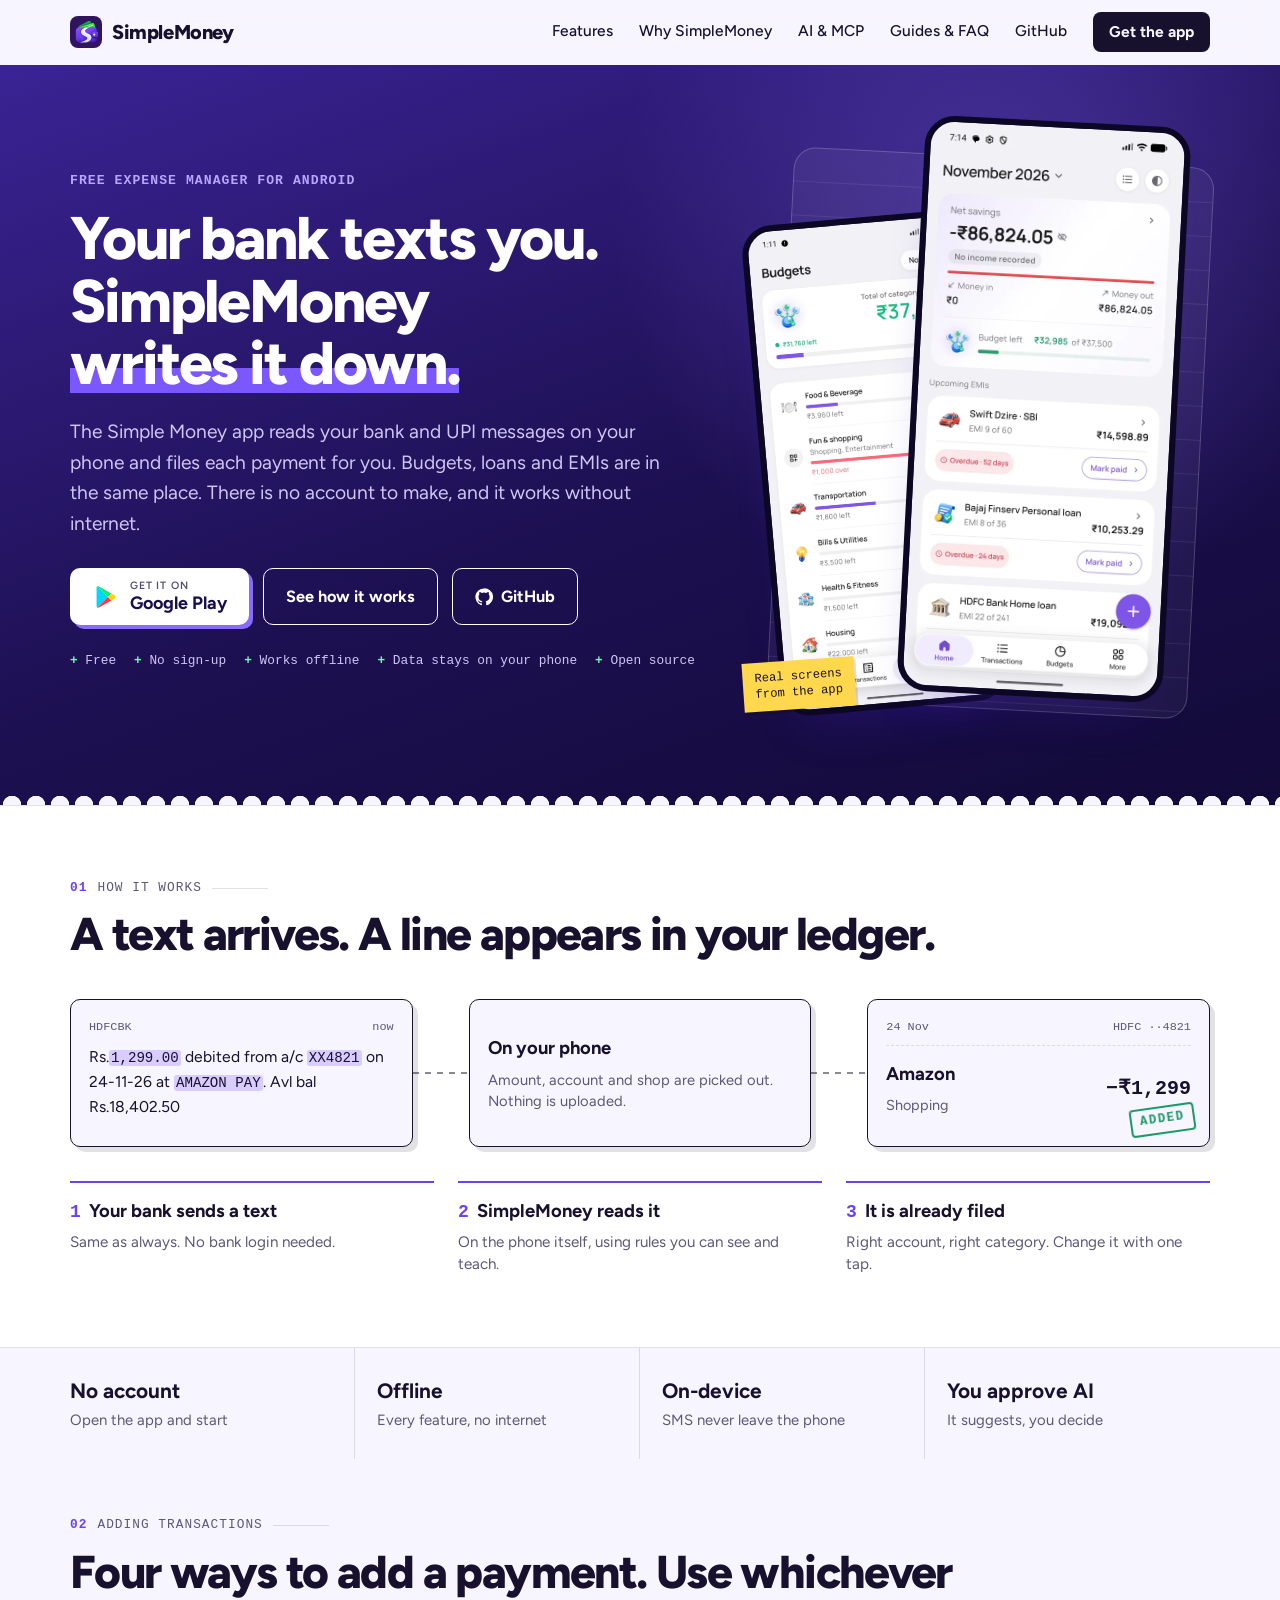
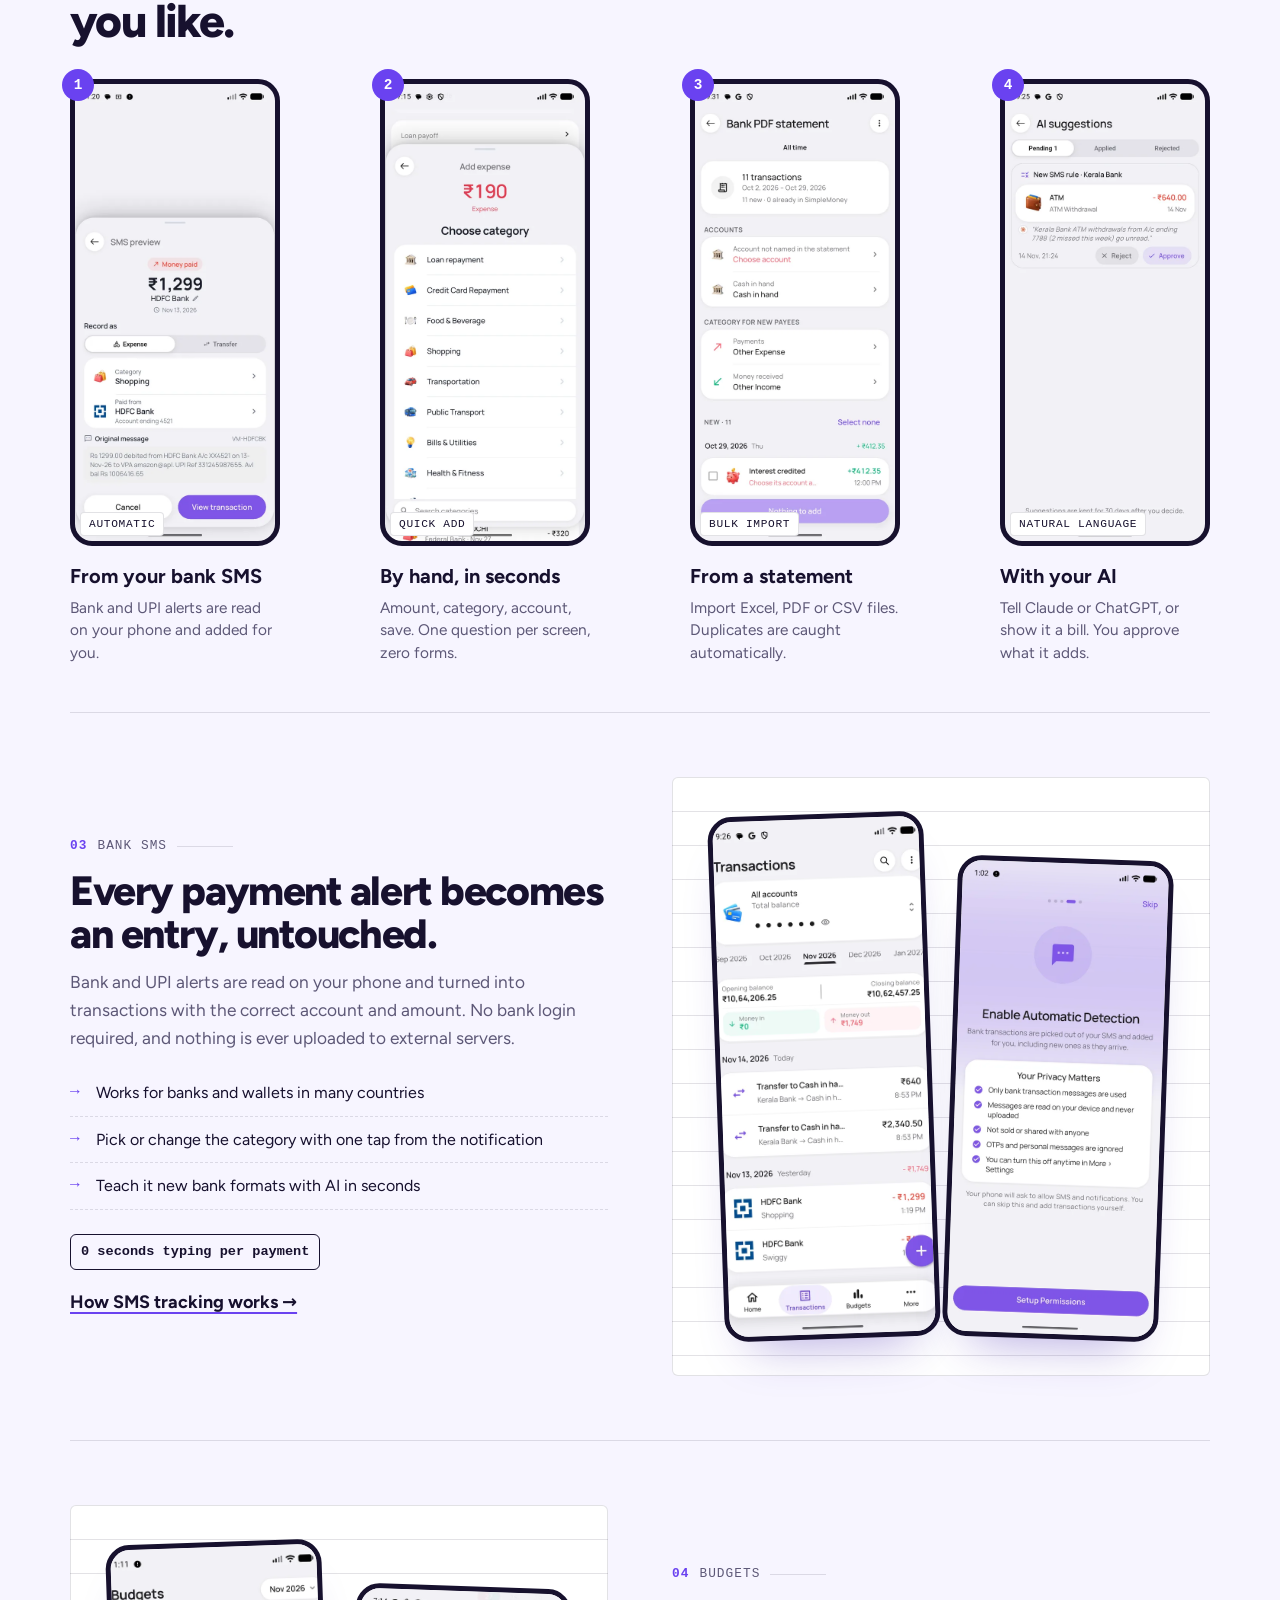
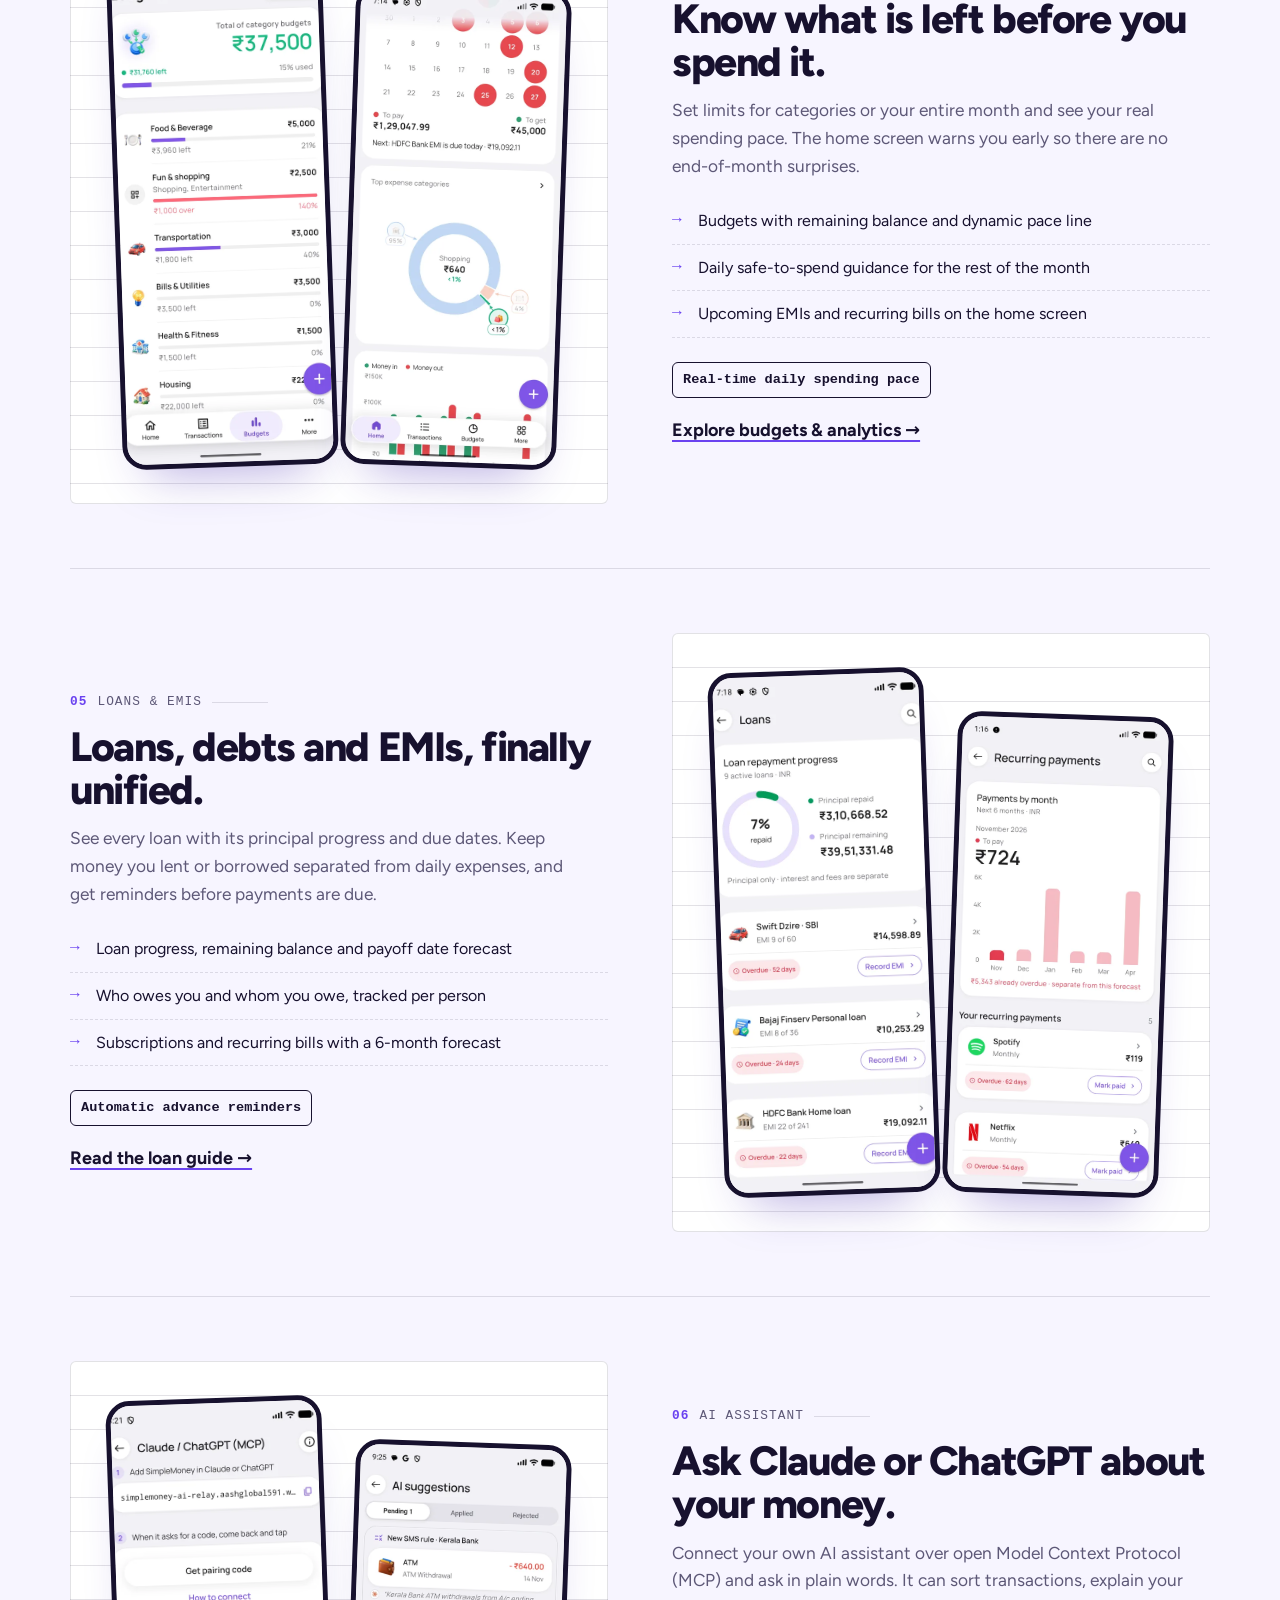
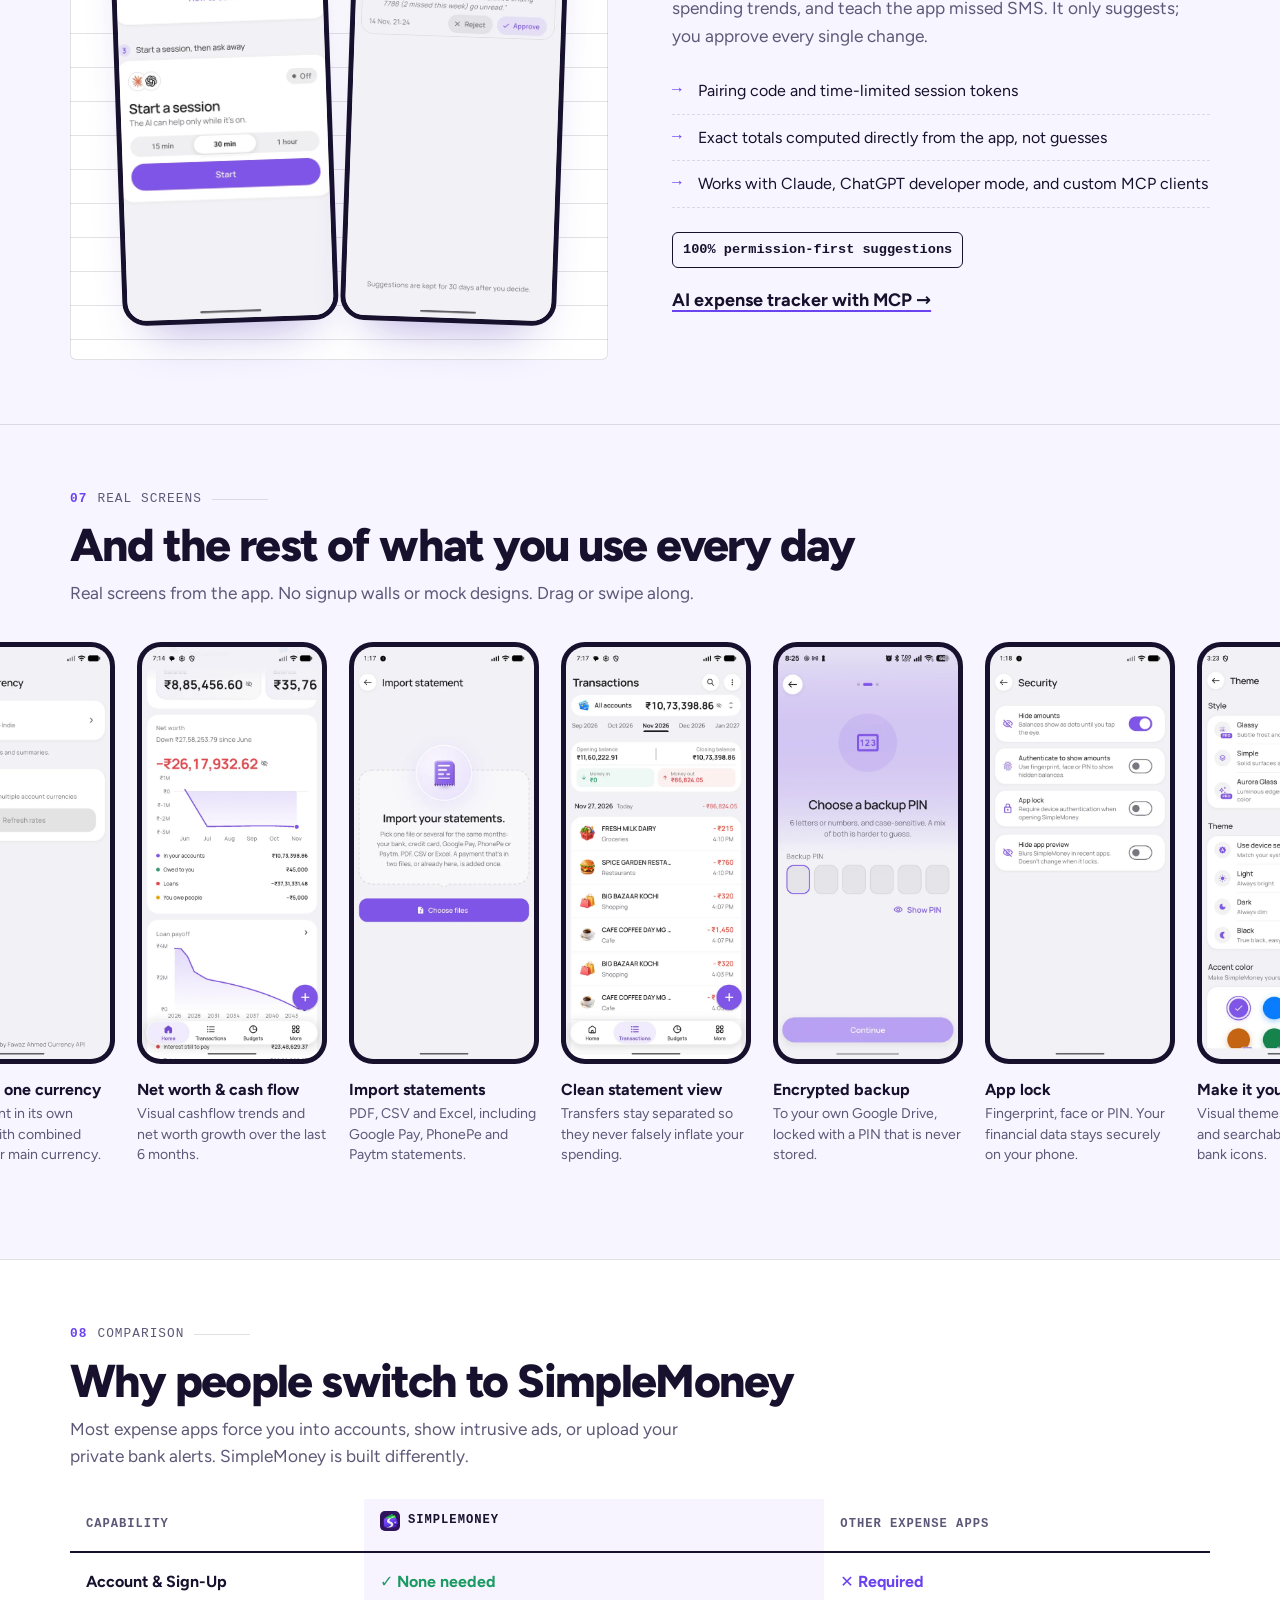
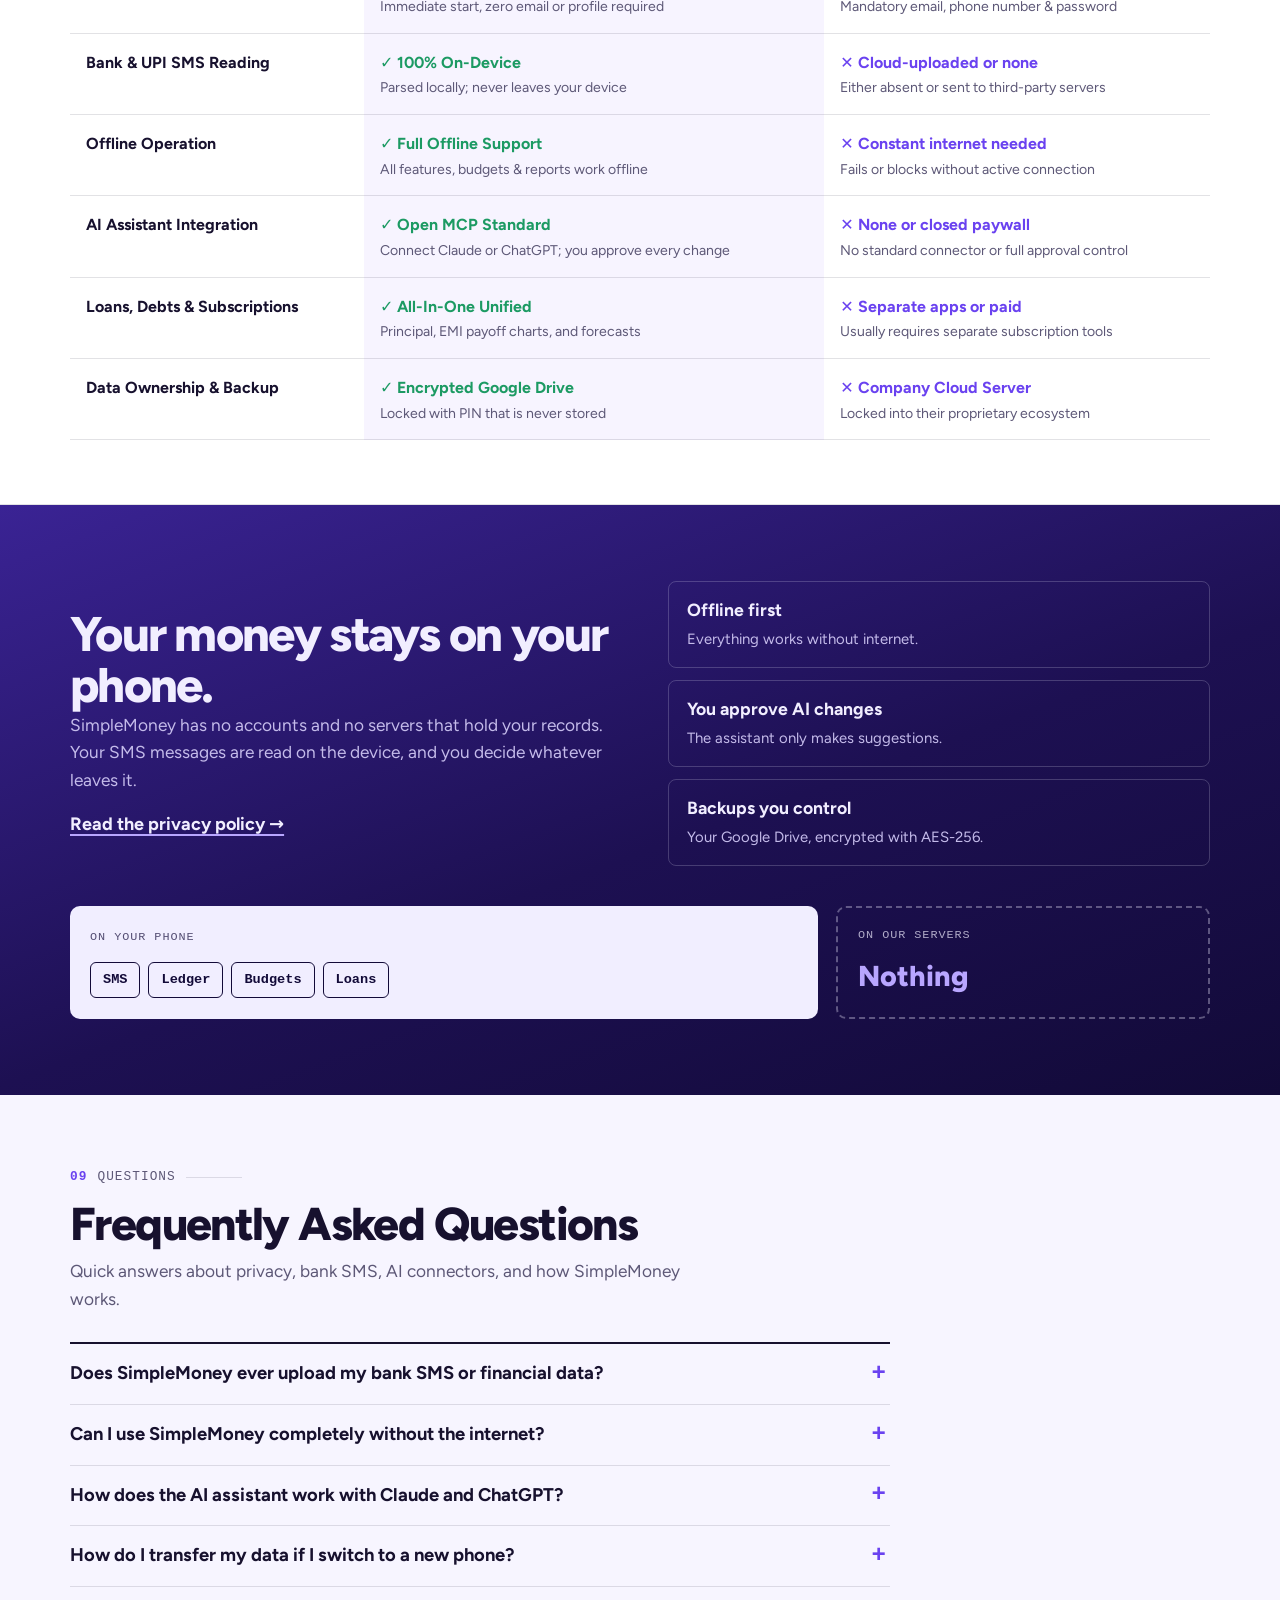
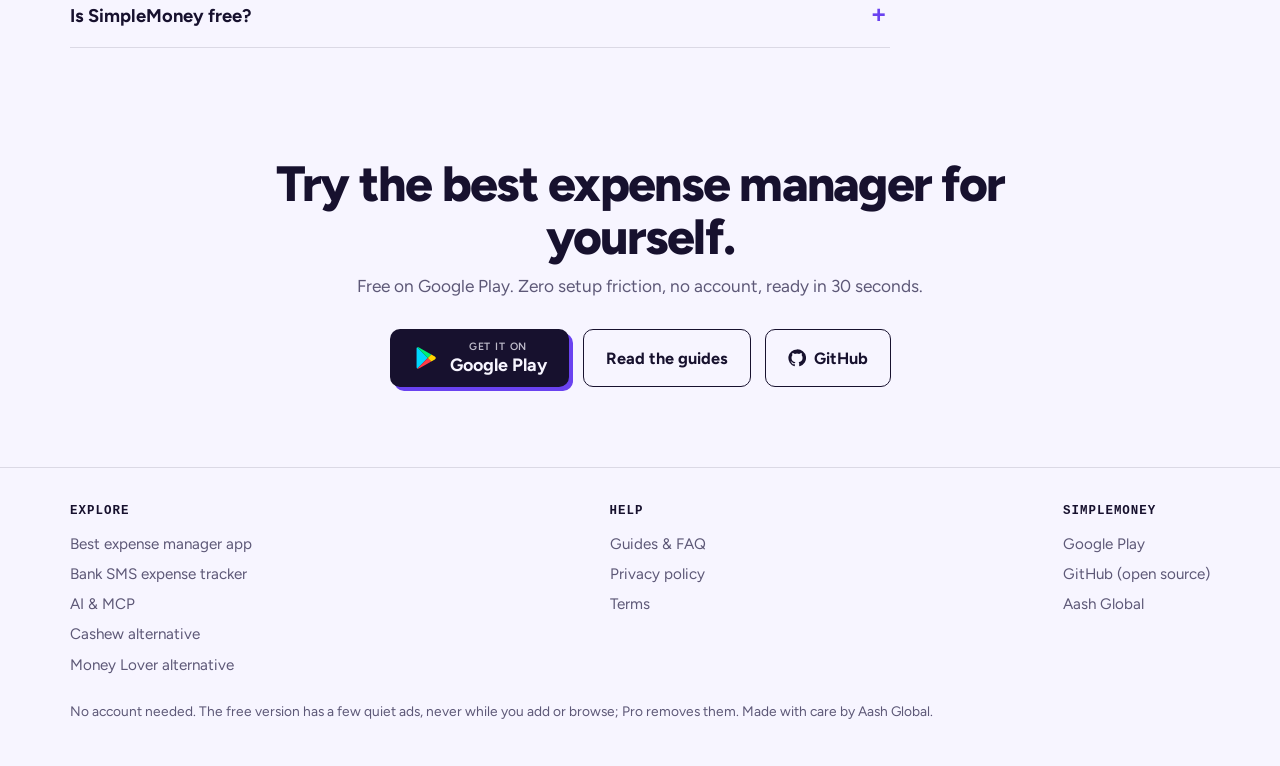
<file: index.html>
<!doctype html>
<html lang="en">
<head>
<meta charset="utf-8">
<meta name="viewport" content="width=device-width, initial-scale=1">
<title>SimpleMoney – Simple Money App: Free Expense Manager &amp; Budget Planner for Android</title>
<meta name="description" content="SimpleMoney (Simple Money app) is a free expense manager and budget planner for Android. It reads bank SMS, tracks loans, EMIs, debts and investments, works offline with no account, and connects to Claude and ChatGPT (MCP).">
<link rel="canonical" href="https://simplemoney.aashglobal.in/">
<meta name="robots" content="index, follow, max-image-preview:large, max-snippet:-1">
<meta property="og:type" content="website">
<meta property="og:site_name" content="SimpleMoney">
<meta property="og:url" content="https://simplemoney.aashglobal.in/">
<meta property="og:title" content="SimpleMoney – Simple Money App: Free Expense Manager &amp; Budget Planner for Android">
<meta property="og:description" content="SimpleMoney (Simple Money app) is a free expense manager and budget planner for Android. It reads bank SMS, tracks loans, EMIs, debts and investments, works offline with no account, and connects to Claude and ChatGPT (MCP).">
<meta property="og:image" content="https://simplemoney.aashglobal.in/assets/img/preview.png">
<meta name="twitter:card" content="summary_large_image">
<meta name="keywords" content="Simple Money, Simple Money app, SimpleMoney, SimpleMoney app, expense manager, budget planner, expense tracker, bank SMS expense tracker, offline expense tracker, loan EMI tracker, Android">
<meta name="application-name" content="SimpleMoney">
<meta name="apple-mobile-web-app-title" content="SimpleMoney">
<meta property="og:locale" content="en_US">
<meta property="og:image:width" content="1200">
<meta property="og:image:height" content="630">
<meta property="og:image:alt" content="SimpleMoney, the free expense manager and budget planner for Android">
<meta name="twitter:title" content="SimpleMoney – Simple Money App: Free Expense Manager &amp; Budget Planner for Android">
<meta name="twitter:description" content="SimpleMoney (Simple Money app) is a free expense manager and budget planner for Android. It reads bank SMS, tracks loans, EMIs, debts and investments, works offline with no account, and connects to Claude and ChatGPT (MCP).">
<meta name="twitter:image" content="https://simplemoney.aashglobal.in/assets/img/preview.png">
<script type="application/ld+json">{"@context":"https://schema.org","@type":"SoftwareApplication","name":"SimpleMoney","alternateName":["Simple Money","Simple Money app","SimpleMoney app","SimpleMoney expense manager"],"image":"https://simplemoney.aashglobal.in/assets/img/app-icon-512.png","screenshot":"https://simplemoney.aashglobal.in/assets/img/preview.png","codeRepository":"https://github.com/aash591/Simple-Money","sameAs":["https://play.google.com/store/apps/details?id=com.aash591.SimpleMoney","https://github.com/aash591/Simple-Money"],"description":"A free, private, offline-first expense manager and budget planner for Android with bank SMS reading, loan and debt tracking, multi-currency accounts and an optional AI assistant over MCP.","applicationCategory":"FinanceApplication","operatingSystem":"Android","url":"https://simplemoney.aashglobal.in/","downloadUrl":"https://play.google.com/store/apps/details?id=com.aash591.SimpleMoney","installUrl":"https://play.google.com/store/apps/details?id=com.aash591.SimpleMoney","inLanguage":"en","offers":{"@type":"Offer","price":"0","priceCurrency":"USD"},"publisher":{"@type":"Organization","name":"Aash Global","url":"https://aashglobal.in"},"featureList":["Reads bank and UPI SMS on the device","Offline, no account","Budgets","Loans, EMIs and debts","Recurring payments and subscriptions","Multi-currency accounts","Statement import (PDF, CSV, Excel)","Portfolio for stocks, ETFs, mutual funds, crypto and gold","AI assistant over MCP for Claude and ChatGPT","Encrypted Google Drive backup","App lock"]}</script>
<script type="application/ld+json">{"@context":"https://schema.org","@type":"WebSite","name":"SimpleMoney","alternateName":["Simple Money","Simple Money app"],"url":"https://simplemoney.aashglobal.in/","publisher":{"@type":"Organization","name":"Aash Global","url":"https://aashglobal.in","logo":"https://simplemoney.aashglobal.in/assets/img/app-icon-512.png"}}</script>
<link rel="icon" href="/assets/img/favicon.png">
<link rel="apple-touch-icon" href="/assets/img/apple-touch-icon.png">
<script>document.documentElement.className+=" js"</script>
<link rel="preload" href="/assets/fonts/figtree.woff2" as="font" type="font/woff2" crossorigin>
<link rel="stylesheet" href="/assets/style.css?v=3">
<link rel="stylesheet" href="/assets/home.css?v=3">
</head>
<body class="home">
<header class="bar"><div class="wrap">
  <a class="brand" href="/"><img src="/assets/img/app-icon-512.png" alt="" width="34" height="34">SimpleMoney</a>
  <button class="menu-toggle" type="button" aria-label="Toggle navigation" aria-expanded="false">
    <span class="bar-line"></span>
    <span class="bar-line"></span>
    <span class="bar-line"></span>
  </button>
  <nav class="menu" aria-label="Main">
    <a href="#features">Features</a>
    <a href="/best-expense-manager-app">Why SimpleMoney</a>
    <a href="/ai-expense-tracker">AI &amp; MCP</a>
    <a href="/guides">Guides &amp; FAQ</a>
    <a href="https://github.com/aash591/Simple-Money" rel="noopener">GitHub</a>
    <a class="btn-sm" href="https://play.google.com/store/apps/details?id=com.aash591.SimpleMoney" rel="noopener">Get the app</a>
  </nav>
</div></header>

<main>
<section class="hero"><div class="wrap">
  <div class="hero-text">
    <p class="kicker rv">Free expense manager for Android</p>
    <h1 class="rv" style="--d:.05s">Your bank texts you. SimpleMoney <span class="mk">writes it down.</span></h1>
    <p class="lead rv" style="--d:.1s">The Simple Money app reads your bank and UPI messages on your phone and files each payment for you. Budgets, loans and EMIs are in the same place. There is no account to make, and it works without internet.</p>
    <div class="cta-row rv" style="--d:.15s"><a class="btn btn-play" href="https://play.google.com/store/apps/details?id=com.aash591.SimpleMoney" rel="noopener"><svg viewBox="0 0 40 40" aria-hidden="true"><path fill="#00d7fe" d="M7 5.6v28.8c0 .9.5 1.6 1.100 2L24.300 20 8.100 3.600C7.500 4 7 4.700 7 5.600z"/><path fill="#00f076" d="M29.700 14.600 11.400 4.100c-1.200-.7-2.400-.8-3.300-.5L24.300 20z"/><path fill="#ff3a44" d="M8.100 36.400c.9.300 2.100.2 3.300-.5l18.300-10.500L24.300 20z"/><path fill="#ffd500" d="m29.700 25.400 5.500-3.200c1.900-1.100 1.900-3.300 0-4.400l-5.500-3.200-5.400 5.400z"/></svg><span><small>Get it on</small><span>Google Play</span></span></a><a class="btn btn-ghost" href="#how">See how it works</a><a class="btn btn-ghost" href="https://github.com/aash591/Simple-Money" rel="noopener" style="display:inline-flex;gap:8px;align-items:center"><svg viewBox="0 0 24 24" width="18" height="18" aria-hidden="true" fill="currentColor"><path d="M12 .5a11.5 11.5 0 0 0-3.64 22.41c.58.1.79-.25.79-.56v-2c-3.2.7-3.88-1.37-3.88-1.37-.52-1.33-1.28-1.69-1.28-1.69-1.05-.71.08-.7.08-.7 1.16.08 1.77 1.19 1.77 1.19 1.03 1.77 2.7 1.26 3.36.96.1-.75.4-1.26.73-1.55-2.55-.29-5.24-1.28-5.24-5.69 0-1.26.45-2.28 1.19-3.09-.12-.29-.52-1.46.11-3.05 0 0 .97-.31 3.17 1.18a11 11 0 0 1 5.77 0c2.2-1.49 3.17-1.18 3.17-1.18.63 1.59.23 2.76.11 3.05.74.81 1.19 1.83 1.19 3.09 0 4.42-2.7 5.4-5.27 5.68.41.36.78 1.06.78 2.14v3.17c0 .31.21.67.8.56A11.5 11.5 0 0 0 12 .5z"/></svg> GitHub</a></div>
    <ul class="hero-proof rv" style="--d:.2s"><li>Free</li><li>No sign-up</li><li>Works offline</li><li>Data stays on your phone</li><li>Open source</li></ul>
  </div>
  <div class="stage" aria-hidden="true">
    <div class="sheet"></div>
    <div class="phone a"><img src="/assets/app/bud-list.webp" alt="" width="540" height="1170"></div>
    <div class="phone b"><img src="/assets/app/home-top.webp" alt="" width="540" height="1170"></div>
    <div class="note n1">Real screens<br>from the app</div>
  </div>
</div></section>

<section class="flow" id="how" data-step="2"><div class="wrap">
  <div class="sec-head rv">
    <div class="eyebrow"><i>01</i> How it works</div>
    <h2>A text arrives. A line appears in your ledger.</h2>
  </div>
  <div class="flow-grid" aria-hidden="true">
    <div class="f-col">
      <div class="f-card sms">
        <div class="sms-from">HDFCBK <span>now</span></div>
        <p>Rs.<mark>1,299.00</mark> debited from a/c <mark>XX4821</mark> on 24-11-26 at <mark>AMAZON PAY</mark>. Avl bal Rs.18,402.50</p>
      </div>
    </div>
    <div class="f-link l1"><span class="dot"></span></div>
    <div class="f-col">
      <div class="f-card reader">
        <div class="scan"></div>
        <b>On your phone</b>
        <span>Amount, account and shop are picked out. Nothing is uploaded.</span>
      </div>
    </div>
    <div class="f-link l2"><span class="dot"></span></div>
    <div class="f-col">
      <div class="f-card entry">
        <div class="e-top"><span>24 Nov</span><span>HDFC ··4821</span></div>
        <div class="e-main"><div><b>Amazon</b><span>Shopping</span></div><em>−₹1,299</em></div>
        <div class="stamp">Added</div>
      </div>
    </div>
  </div>
  <ol class="flow-steps">
    <li><i>1</i><b>Your bank sends a text</b><span>Same as always. No bank login needed.</span></li>
    <li><i>2</i><b>SimpleMoney reads it</b><span>On the phone itself, using rules you can see and teach.</span></li>
    <li><i>3</i><b>It is already filed</b><span>Right account, right category. Change it with one tap.</span></li>
  </ol>
</div></section>

<section class="facts"><div class="wrap"><ul>
  <li><b>No account</b><span>Open the app and start</span></li>
  <li><b>Offline</b><span>Every feature, no internet</span></li>
  <li><b>On-device</b><span>SMS never leave the phone</span></li>
  <li><b>You approve AI</b><span>It suggests, you decide</span></li>
</ul></div></section>

<section class="ways" id="features"><div class="wrap">
  <div class="eyebrow"><i>02</i> Adding transactions</div>
  <h2>Four ways to add a payment. Use whichever you like.</h2>
  <div class="way-grid rv">
    <a class="way" href="/bank-sms-expense-tracker">
  <div class="way-shot">
    <img src="/assets/app/sms-preview.webp" alt="From your bank SMS" width="540" height="1200" loading="lazy">
    <span class="num">1</span>
    <span class="way-tag">Automatic</span>
  </div>
  <b>From your bank SMS</b>
  <span>Bank and UPI alerts are read on your phone and added for you.</span>
</a>
    <a class="way" href="/guides#first-expense">
  <div class="way-shot">
    <img src="/assets/app/add-category.webp" alt="By hand, in seconds" width="540" height="1200" loading="lazy">
    <span class="num">2</span>
    <span class="way-tag">Quick Add</span>
  </div>
  <b>By hand, in seconds</b>
  <span>Amount, category, account, save. One question per screen, zero forms.</span>
</a>
    <a class="way" href="/guides#import-statement">
  <div class="way-shot">
    <img src="/assets/app/statement-review.webp" alt="From a statement" width="540" height="1200" loading="lazy">
    <span class="num">3</span>
    <span class="way-tag">Bulk Import</span>
  </div>
  <b>From a statement</b>
  <span>Import Excel, PDF or CSV files. Duplicates are caught automatically.</span>
</a>
    <a class="way" href="/ai-expense-tracker">
  <div class="way-shot">
    <img src="/assets/app/ai-suggestion-sms.webp" alt="With your AI" width="540" height="1200" loading="lazy">
    <span class="num">4</span>
    <span class="way-tag">Natural Language</span>
  </div>
  <b>With your AI</b>
  <span>Tell Claude or ChatGPT, or show it a bill. You approve what it adds.</span>
</a>
  </div>
</div></section>

<div class="wrap rows">

  <section class="row rv">
    <div class="copy">
      <div class="eyebrow"><i>03</i> Bank SMS</div>
      <h2>Every payment alert becomes an entry, untouched.</h2>
      <p>Bank and UPI alerts are read on your phone and turned into transactions with the correct account and amount. No bank login required, and nothing is ever uploaded to external servers.</p>
      <ul><li>Works for banks and wallets in many countries</li><li>Pick or change the category with one tap from the notification</li><li>Teach it new bank formats with AI in seconds</li></ul>
      <div class="row-stat">0 seconds typing per payment</div>
      <div><a class="more" href="/bank-sms-expense-tracker">How SMS tracking works →</a></div>
    </div>
    <div class="shots"><img src="/assets/app/sms-rule-result.webp" alt="Transactions the rule added" width="540" height="1200" loading="lazy"><img src="/assets/app/ob-sms.webp" alt="Allow SMS once, then it runs by itself" width="540" height="1200" loading="lazy"></div>
  </section>

  <section class="row rv">
    <div class="copy">
      <div class="eyebrow"><i>04</i> Budgets</div>
      <h2>Know what is left before you spend it.</h2>
      <p>Set limits for categories or your entire month and see your real spending pace. The home screen warns you early so there are no end-of-month surprises.</p>
      <ul><li>Budgets with remaining balance and dynamic pace line</li><li>Daily safe-to-spend guidance for the rest of the month</li><li>Upcoming EMIs and recurring bills on the home screen</li></ul>
      <div class="row-stat">Real-time daily spending pace</div>
      <div><a class="more" href="/best-expense-manager-app">Explore budgets & analytics →</a></div>
    </div>
    <div class="shots"><img src="/assets/app/bud-list.webp" alt="Budgets with what is left" width="540" height="1200" loading="lazy"><img src="/assets/app/home-spending.webp" alt="Where your money went" width="540" height="1200" loading="lazy"></div>
  </section>

  <section class="row rv">
    <div class="copy">
      <div class="eyebrow"><i>05</i> Loans &amp; EMIs</div>
      <h2>Loans, debts and EMIs, finally unified.</h2>
      <p>See every loan with its principal progress and due dates. Keep money you lent or borrowed separated from daily expenses, and get reminders before payments are due.</p>
      <ul><li>Loan progress, remaining balance and payoff date forecast</li><li>Who owes you and whom you owe, tracked per person</li><li>Subscriptions and recurring bills with a 6-month forecast</li></ul>
      <div class="row-stat">Automatic advance reminders</div>
      <div><a class="more" href="/guides#loans">Read the loan guide →</a></div>
    </div>
    <div class="shots"><img src="/assets/app/loan-list.webp" alt="Loan progress and EMIs" width="540" height="1200" loading="lazy"><img src="/assets/app/rec-list.webp" alt="Recurring payments and a forecast" width="540" height="1200" loading="lazy"></div>
  </section>

  <section class="row rv">
    <div class="copy">
      <div class="eyebrow"><i>06</i> AI assistant</div>
      <h2>Ask Claude or ChatGPT about your money.</h2>
      <p>Connect your own AI assistant over open Model Context Protocol (MCP) and ask in plain words. It can sort transactions, explain your spending trends, and teach the app missed SMS. It only suggests; you approve every single change.</p>
      <ul><li>Pairing code and time-limited session tokens</li><li>Exact totals computed directly from the app, not guesses</li><li>Works with Claude, ChatGPT developer mode, and custom MCP clients</li></ul>
      <div class="row-stat">100% permission-first suggestions</div>
      <div><a class="more" href="/ai-expense-tracker">AI expense tracker with MCP →</a></div>
    </div>
    <div class="shots"><img src="/assets/app/ai-top.webp" alt="Connect an AI assistant" width="540" height="1200" loading="lazy"><img src="/assets/app/ai-suggestion-sms.webp" alt="A suggestion waiting for your approval" width="540" height="1200" loading="lazy"></div>
  </section>
</div>

<section class="tour"><div class="wrap">
  <div class="eyebrow"><i>07</i> Real screens</div>
  <h2>And the rest of what you use every day</h2>
  <p class="sub">Real screens from the app. No signup walls or mock designs. Drag or swipe along.</p>
</div>
  <div class="tour-track">
    <figure><img src="/assets/app/set-currency.webp" alt="More than one currency" width="540" height="1200" loading="lazy"><figcaption><b>More than one currency</b>Each account in its own currency, with combined totals in your main currency.</figcaption></figure>
    <figure><img src="/assets/app/home-networth.webp" alt="Net worth &amp; cash flow" width="540" height="1200" loading="lazy"><figcaption><b>Net worth &amp; cash flow</b>Visual cashflow trends and net worth growth over the last 6 months.</figcaption></figure>
    <figure><img src="/assets/app/import-start.webp" alt="Import statements" width="540" height="1200" loading="lazy"><figcaption><b>Import statements</b>PDF, CSV and Excel, including Google Pay, PhonePe and Paytm statements.</figcaption></figure>
    <figure><img src="/assets/app/tx-list.webp" alt="Clean statement view" width="540" height="1200" loading="lazy"><figcaption><b>Clean statement view</b>Transfers stay separated so they never falsely inflate your spending.</figcaption></figure>
    <figure><img src="/assets/app/sync-encrypt-pin.webp" alt="Encrypted backup" width="540" height="1200" loading="lazy"><figcaption><b>Encrypted backup</b>To your own Google Drive, locked with a PIN that is never stored.</figcaption></figure>
    <figure><img src="/assets/app/set-security.webp" alt="App lock" width="540" height="1200" loading="lazy"><figcaption><b>App lock</b>Fingerprint, face or PIN. Your financial data stays securely on your phone.</figcaption></figure>
    <figure><img src="/assets/app/customization.webp" alt="Make it yours" width="540" height="1200" loading="lazy"><figcaption><b>Make it yours</b>Visual themes, accent colors, and searchable brand and bank icons.</figcaption></figure>
    <figure><img src="/assets/app/portfolio-list.webp" alt="Portfolio" width="540" height="1200" loading="lazy"><figcaption><b>Portfolio</b>Stocks, ETFs, mutual funds, crypto and gold, next to your everyday money.</figcaption></figure>
    <figure><img src="/assets/app/smart-tracking.webp" alt="Smart tracking" width="540" height="1200" loading="lazy"><figcaption><b>Smart tracking</b>Bank SMS reading, teach a missed message, and fixes shared by other users.</figcaption></figure>
    <figure><img src="/assets/app/bud-list.webp" alt="Monthly budgets" width="540" height="1200" loading="lazy"><figcaption><b>Monthly budgets</b>See how much is left and whether you are on pace.</figcaption></figure>
    <figure><img src="/assets/app/loan-detail.webp" alt="Loans &amp; EMIs" width="540" height="1200" loading="lazy"><figcaption><b>Loans &amp; EMIs</b>Every EMI, the payoff date and how much interest is left.</figcaption></figure>
    <figure><img src="/assets/app/rec-list.webp" alt="Recurring payments" width="540" height="1200" loading="lazy"><figcaption><b>Recurring payments</b>Subscriptions, rent and premiums, with a reminder before each is due.</figcaption></figure>
    <figure><img src="/assets/app/debt-list.webp" alt="Debts" width="540" height="1200" loading="lazy"><figcaption><b>Debts</b>Who owes you and who you owe, with one-tap reminders.</figcaption></figure>
    <figure><img src="/assets/app/acc-list.webp" alt="Accounts" width="540" height="1200" loading="lazy"><figcaption><b>Accounts</b>Cash, banks, cards and wallets, each with its own balance.</figcaption></figure>
    <figure><img src="/assets/app/history.webp" alt="History" width="540" height="1200" loading="lazy"><figcaption><b>History</b>Every add, edit and delete is listed, and any change can be undone.</figcaption></figure>
    <figure><img src="/assets/app/ai-suggestions.webp" alt="AI suggestions" width="540" height="1200" loading="lazy"><figcaption><b>AI suggestions</b>What Claude or ChatGPT proposes waits here until you approve it.</figcaption></figure>
    <figure><img src="/assets/app/smart-notifications.webp" alt="App notifications" width="540" height="1200" loading="lazy"><figcaption><b>App notifications</b>Teach the app to read bank notifications too (experimental).</figcaption></figure>
  </div>
</section>

<section class="compare"><div class="wrap">
  <div class="eyebrow"><i>08</i> Comparison</div>
  <h2>Why people switch to SimpleMoney</h2>
  <p class="sub">Most expense apps force you into accounts, show intrusive ads, or upload your private bank alerts. SimpleMoney is built differently.</p>
  <div class="table-wrap rv">
    <table class="comp-table">
      <thead>
        <tr>
          <th>Capability</th>
          <th class="col-sm"><span class="brand-tag"><img src="/assets/img/app-icon-512.png" alt="" width="22" height="22">SimpleMoney</span></th>
          <th class="col-other">Other Expense Apps</th>
        </tr>
      </thead>
      <tbody>
        <tr>
          <td><b>Account &amp; Sign-Up</b></td>
          <td class="col-sm"><span class="badge-good">✓ None needed</span><small>Immediate start, zero email or profile required</small></td>
          <td class="col-other"><span class="badge-bad">✕ Required</span><small>Mandatory email, phone number &amp; password</small></td>
        </tr>
        <tr>
          <td><b>Bank &amp; UPI SMS Reading</b></td>
          <td class="col-sm"><span class="badge-good">✓ 100% On-Device</span><small>Parsed locally; never leaves your device</small></td>
          <td class="col-other"><span class="badge-bad">✕ Cloud-uploaded or none</span><small>Either absent or sent to third-party servers</small></td>
        </tr>
        <tr>
          <td><b>Offline Operation</b></td>
          <td class="col-sm"><span class="badge-good">✓ Full Offline Support</span><small>All features, budgets &amp; reports work offline</small></td>
          <td class="col-other"><span class="badge-bad">✕ Constant internet needed</span><small>Fails or blocks without active connection</small></td>
        </tr>
        <tr>
          <td><b>AI Assistant Integration</b></td>
          <td class="col-sm"><span class="badge-good">✓ Open MCP Standard</span><small>Connect Claude or ChatGPT; you approve every change</small></td>
          <td class="col-other"><span class="badge-bad">✕ None or closed paywall</span><small>No standard connector or full approval control</small></td>
        </tr>
        <tr>
          <td><b>Loans, Debts &amp; Subscriptions</b></td>
          <td class="col-sm"><span class="badge-good">✓ All-In-One Unified</span><small>Principal, EMI payoff charts, and forecasts</small></td>
          <td class="col-other"><span class="badge-bad">✕ Separate apps or paid</span><small>Usually requires separate subscription tools</small></td>
        </tr>
        <tr>
          <td><b>Data Ownership &amp; Backup</b></td>
          <td class="col-sm"><span class="badge-good">✓ Encrypted Google Drive</span><small>Locked with PIN that is never stored</small></td>
          <td class="col-other"><span class="badge-bad">✕ Company Cloud Server</span><small>Locked into their proprietary ecosystem</small></td>
        </tr>
      </tbody>
    </table>
  </div>
</div></section>

<section class="band"><div class="wrap">
  <div class="rv">
    <h2>Your money stays on your phone.</h2>
    <p>SimpleMoney has no accounts and no servers that hold your records. Your SMS messages are read on the device, and you decide whatever leaves it.</p>
    <a class="more" href="/privacy">Read the privacy policy →</a>
  </div>
  <ul class="rv" style="--d:.1s">
    <li><b>Offline first</b><span>Everything works without internet.</span></li>
    <li><b>You approve AI changes</b><span>The assistant only makes suggestions.</span></li>
    <li><b>Backups you control</b><span>Your Google Drive, encrypted with AES-256.</span></li>
  </ul>
  <div class="where rv" aria-hidden="true">
    <div class="w-box on"><small>On your phone</small><span>SMS</span><span>Ledger</span><span>Budgets</span><span>Loans</span></div>
    <div class="w-box off"><small>On our servers</small><em>Nothing</em></div>
  </div>
</div></section>

<section class="faq"><div class="wrap">
  <div class="eyebrow"><i>09</i> Questions</div>
  <h2>Frequently Asked Questions</h2>
  <p class="sub">Quick answers about privacy, bank SMS, AI connectors, and how SimpleMoney works.</p>
  <div class="faq-list rv">
    <details>
      <summary>Does SimpleMoney ever upload my bank SMS or financial data?</summary>
      <div class="faq-body"><p><b>Never.</b> SimpleMoney runs entirely on your device. Bank and UPI SMS are parsed locally using on-device rules. We run no database servers that store your financial transactions, and none of your money data is ever uploaded, sold, or shared.</p></div>
    </details>
    <details>
      <summary>Can I use SimpleMoney completely without the internet?</summary>
      <div class="faq-body"><p><b>Yes.</b> All daily features — adding transactions, reading bank SMS, budgets, debts, loans, reports, multi-currency accounts, and statement import — work 100% offline. The internet is only accessed if you explicitly choose to back up to your personal Google Drive or connect an optional AI assistant.</p></div>
    </details>
    <details>
      <summary>How does the AI assistant work with Claude and ChatGPT?</summary>
      <div class="faq-body"><p>SimpleMoney supports the open Model Context Protocol (MCP). When enabled, you can connect Claude or ChatGPT using a secure, time-limited 6-digit pairing code. You can ask questions in plain words like <i>“what did I spend on dining last month?”</i> or <i>“teach the app this missed bank SMS”</i>. The AI only suggests changes — nothing is written to your database until you personally review and approve it in the app.</p></div>
    </details>
    <details>
      <summary>How do I transfer my data if I switch to a new phone?</summary>
      <div class="faq-body"><p>You can create an encrypted backup in <b>More → Settings → Sync</b>. Backups can be uploaded to your own Google Drive (hidden application folder) and encrypted with a custom PIN. When you install SimpleMoney on your new phone, restore with your PIN and your entire transaction history and accounts will be restored.</p></div>
    </details>
    <details>
      <summary>Is SimpleMoney free?</summary>
      <div class="faq-body"><p><b>Yes.</b> Core expense management, budgets, bank SMS reading, loans, debts, multi-currency accounts, and reports are completely free. SimpleMoney Pro is an optional one-time purchase that unlocks unlimited budgets, custom styling, and removes quiet ads.</p></div>
    </details>
  </div>
</div></section>

<section class="center"><div class="wrap">
  <h2>Try the best expense manager for yourself.</h2>
  <p class="sub">Free on Google Play. Zero setup friction, no account, ready in 30 seconds.</p>
  <div class="cta-row"><a class="btn btn-play" href="https://play.google.com/store/apps/details?id=com.aash591.SimpleMoney" rel="noopener"><svg viewBox="0 0 40 40" aria-hidden="true"><path fill="#00d7fe" d="M7 5.6v28.8c0 .9.5 1.6 1.100 2L24.300 20 8.100 3.600C7.500 4 7 4.700 7 5.600z"/><path fill="#00f076" d="M29.700 14.600 11.400 4.100c-1.200-.7-2.400-.8-3.300-.5L24.300 20z"/><path fill="#ff3a44" d="M8.100 36.400c.9.300 2.100.2 3.300-.5l18.300-10.500L24.300 20z"/><path fill="#ffd500" d="m29.700 25.400 5.500-3.200c1.900-1.100 1.900-3.300 0-4.400l-5.500-3.200-5.400 5.400z"/></svg><span><small>Get it on</small><span>Google Play</span></span></a><a class="btn btn-ghost" href="/guides">Read the guides</a><a class="btn btn-ghost" href="https://github.com/aash591/Simple-Money" rel="noopener" style="display:inline-flex;gap:8px;align-items:center"><svg viewBox="0 0 24 24" width="18" height="18" aria-hidden="true" fill="currentColor"><path d="M12 .5a11.5 11.5 0 0 0-3.64 22.41c.58.1.79-.25.79-.56v-2c-3.2.7-3.88-1.37-3.88-1.37-.52-1.33-1.28-1.69-1.28-1.69-1.05-.71.08-.7.08-.7 1.16.08 1.77 1.19 1.77 1.19 1.03 1.77 2.7 1.26 3.36.96.1-.75.4-1.26.73-1.55-2.55-.29-5.24-1.28-5.24-5.69 0-1.26.45-2.28 1.19-3.09-.12-.29-.52-1.46.11-3.05 0 0 .97-.31 3.17 1.18a11 11 0 0 1 5.77 0c2.2-1.49 3.17-1.18 3.17-1.18.63 1.59.23 2.76.11 3.05.74.81 1.19 1.83 1.19 3.09 0 4.42-2.7 5.4-5.27 5.68.41.36.78 1.06.78 2.14v3.17c0 .31.21.67.8.56A11.5 11.5 0 0 0 12 .5z"/></svg> GitHub</a></div>
</div></section>
</main>

<footer class="foot2">
  <div class="wrap">
    <nav aria-label="Explore"><b>Explore</b>
      <a href="/best-expense-manager-app">Best expense manager app</a>
      <a href="/bank-sms-expense-tracker">Bank SMS expense tracker</a>
      <a href="/ai-expense-tracker">AI &amp; MCP</a>
      <a href="/cashew-alternative">Cashew alternative</a>
      <a href="/money-lover-alternative">Money Lover alternative</a>
    </nav>
    <nav aria-label="Help"><b>Help</b>
      <a href="/guides">Guides &amp; FAQ</a>
      <a href="/privacy">Privacy policy</a>
      <a href="/terms">Terms</a>
    </nav>
    <nav aria-label="SimpleMoney"><b>SimpleMoney</b>
      <a href="https://play.google.com/store/apps/details?id=com.aash591.SimpleMoney" rel="noopener">Google Play</a>
      <a href="https://github.com/aash591/Simple-Money" rel="noopener">GitHub (open source)</a>
      <a href="https://aashglobal.in">Aash Global</a>
    </nav>
  </div>
  <p class="fine">No account needed. The free version has a few quiet ads, never while you add or browse; Pro removes them. Made with care by Aash Global.</p>
</footer>
<script src="/assets/site.js?v=3" defer></script>
</body>
</html>
</file>
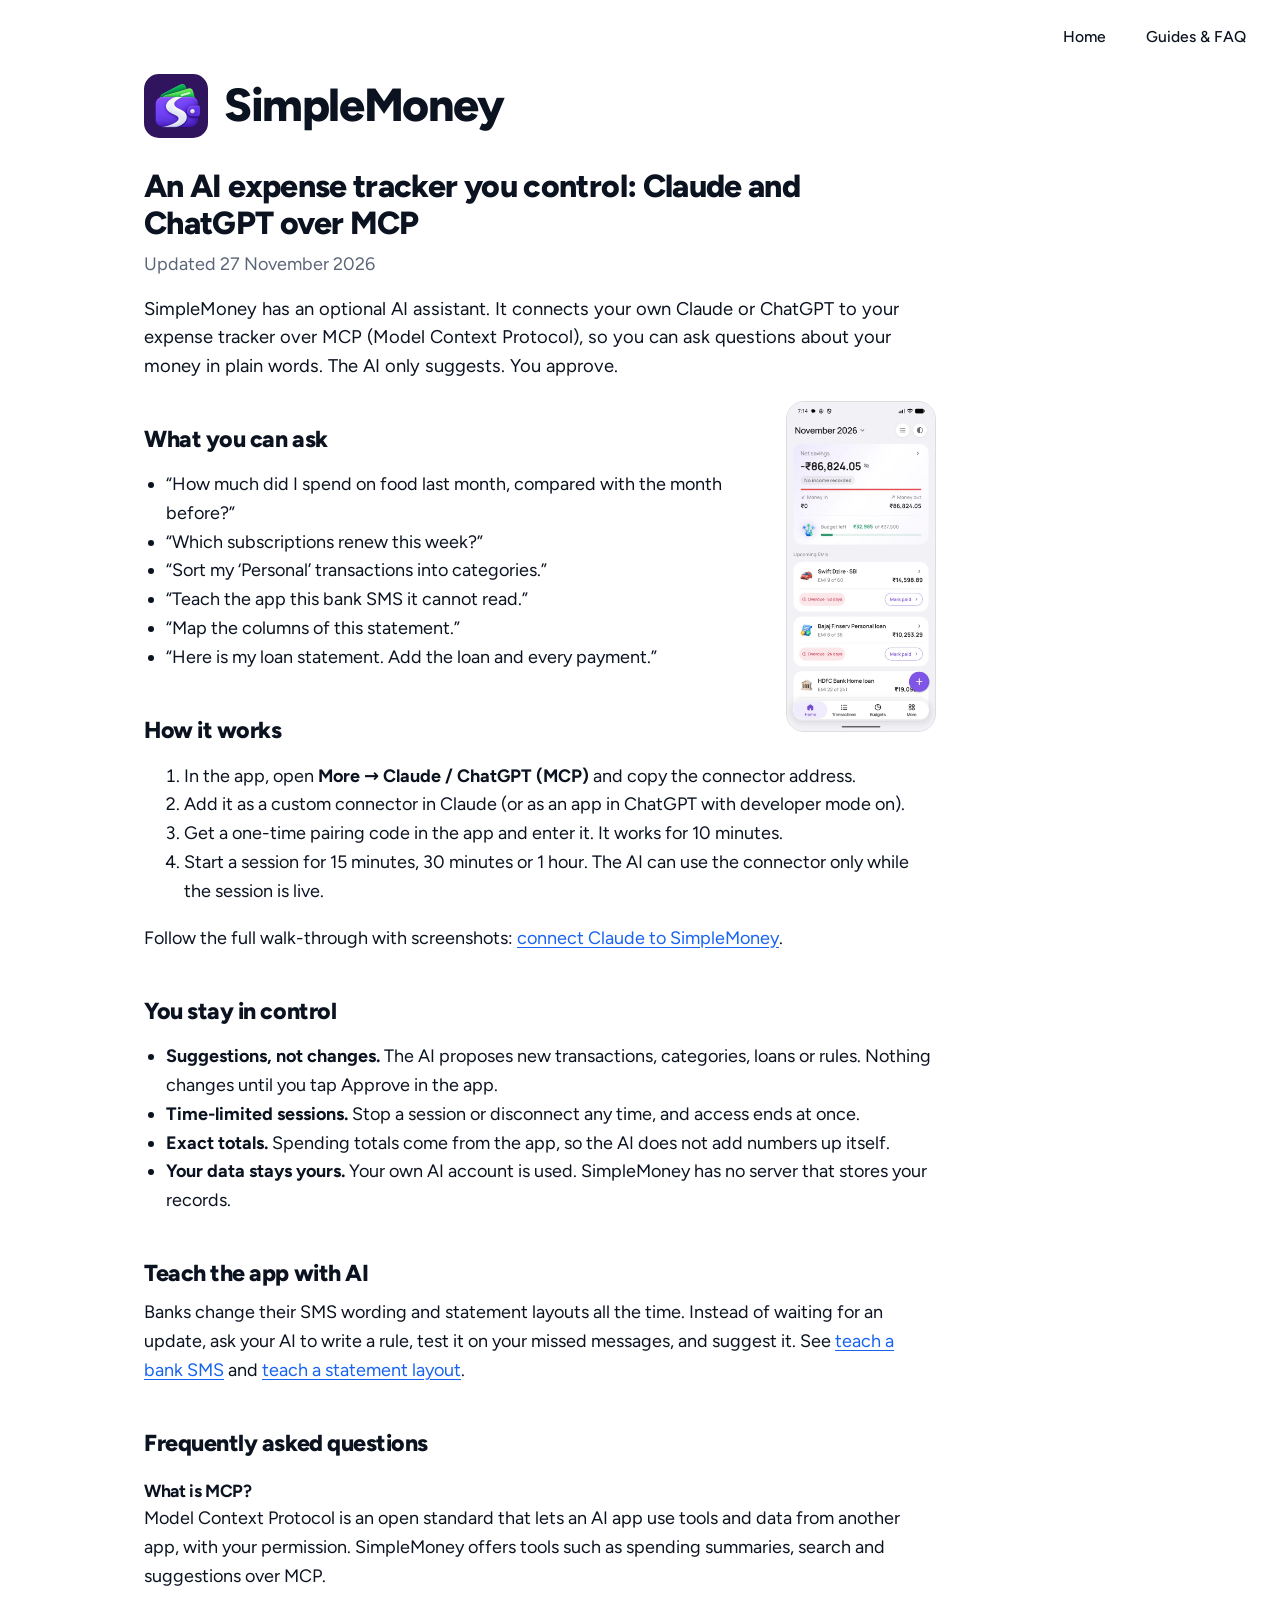
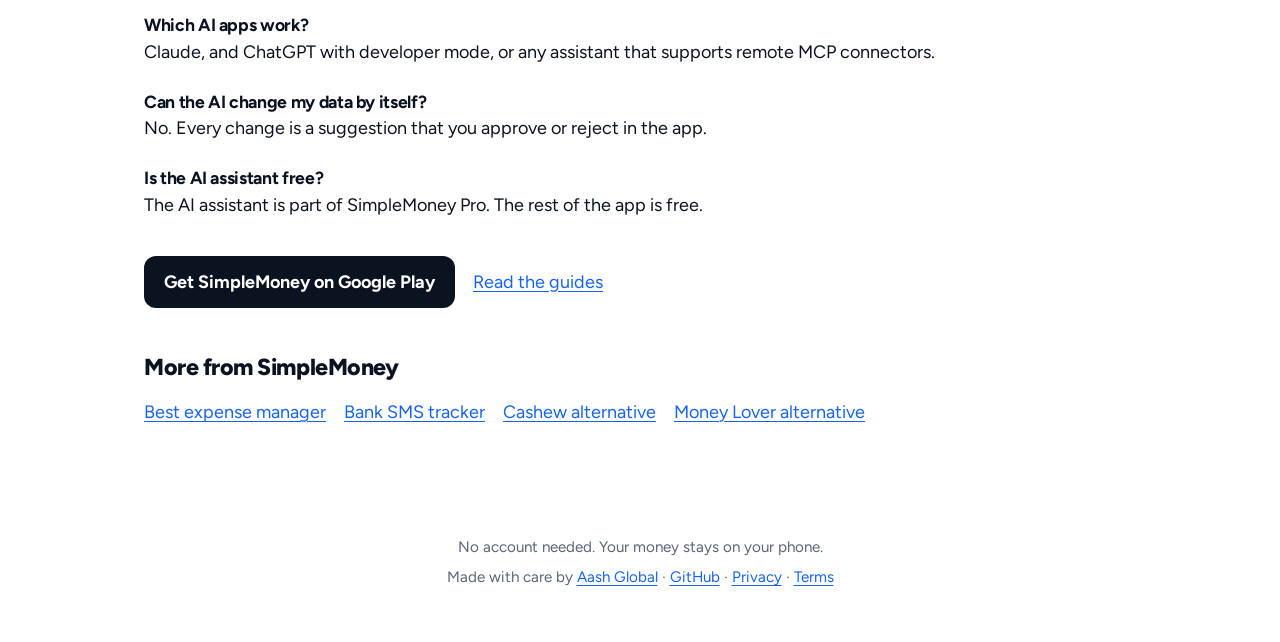
<file: ai-expense-tracker.html>
<!doctype html>
<html lang="en">
<head>
<meta charset="utf-8">
<meta name="viewport" content="width=device-width, initial-scale=1">
<title>AI Expense Tracker with MCP – Claude &amp; ChatGPT – SimpleMoney</title>
<meta name="description" content="Connect Claude or ChatGPT to SimpleMoney with MCP. Ask about your spending, teach it new bank SMS and statement layouts, and approve every change yourself. Private by design.">
<link rel="canonical" href="https://simplemoney.aashglobal.in/ai-expense-tracker">
<meta name="robots" content="index, follow, max-image-preview:large, max-snippet:-1">
<meta property="og:type" content="article">
<meta property="og:site_name" content="SimpleMoney">
<meta property="og:title" content="AI Expense Tracker with MCP – Claude &amp; ChatGPT – SimpleMoney">
<meta property="og:description" content="Connect Claude or ChatGPT to SimpleMoney with MCP. Ask about your spending, teach it new bank SMS and statement layouts, and approve every change yourself. Private by design.">
<meta property="og:url" content="https://simplemoney.aashglobal.in/ai-expense-tracker">
<meta property="og:image" content="https://simplemoney.aashglobal.in/assets/img/preview.png">
<meta name="twitter:card" content="summary_large_image">
<link rel="icon" href="/assets/img/favicon.png">
<link rel="apple-touch-icon" href="/assets/img/apple-touch-icon.png">
<link rel="preload" href="/assets/fonts/figtree.woff2" as="font" type="font/woff2" crossorigin>
<link rel="stylesheet" href="/assets/style.css?v=3">
<script type="application/ld+json">{"@context":"https://schema.org","@type":"WebPage","name":"AI Expense Tracker with MCP – Claude & ChatGPT – SimpleMoney","description":"Connect Claude or ChatGPT to SimpleMoney with MCP. Ask about your spending, teach it new bank SMS and statement layouts, and approve every change yourself. Private by design.","url":"https://simplemoney.aashglobal.in/ai-expense-tracker","dateModified":"2026-11-15","inLanguage":"en","isPartOf":{"@type":"WebSite","name":"SimpleMoney","url":"https://simplemoney.aashglobal.in/"},"about":{"@type":"SoftwareApplication","name":"SimpleMoney","url":"https://simplemoney.aashglobal.in/"}}</script>
<script type="application/ld+json">{"@context":"https://schema.org","@type":"BreadcrumbList","itemListElement":[{"@type":"ListItem","position":1,"name":"SimpleMoney","item":"https://simplemoney.aashglobal.in/"},{"@type":"ListItem","position":2,"name":"An AI expense tracker you control: Claude and ChatGPT over MCP","item":"https://simplemoney.aashglobal.in/ai-expense-tracker"}]}</script>
<script type="application/ld+json">{"@context":"https://schema.org","@type":"FAQPage","mainEntity":[{"@type":"Question","name":"What is MCP?","acceptedAnswer":{"@type":"Answer","text":"Model Context Protocol is an open standard that lets an AI app use tools and data from another app, with your permission. SimpleMoney offers tools such as spending summaries, search and suggestions over MCP."}},{"@type":"Question","name":"Which AI apps work with SimpleMoney?","acceptedAnswer":{"@type":"Answer","text":"Claude, ChatGPT with developer mode, or any assistant that supports remote MCP connectors."}},{"@type":"Question","name":"Can the AI change my data by itself?","acceptedAnswer":{"@type":"Answer","text":"No. Every change is a suggestion that you approve or reject in the app."}},{"@type":"Question","name":"Is the AI assistant free?","acceptedAnswer":{"@type":"Answer","text":"The AI assistant is part of SimpleMoney Pro. The rest of the app is free."}}]}</script>
</head>
<body>
<nav class="top">
  <a href="/">Home</a>
  <a href="/guides">Guides &amp; FAQ</a>
</nav>
<main class="page">
  <a class="lockup" href="/">
    <img src="/assets/img/app-icon-512.png" alt="" width="68" height="68">
    <span>SimpleMoney</span>
  </a>
  <article class="prose">
  <h1 class="seo-h1">An AI expense tracker you control: Claude and ChatGPT over MCP</h1>
  <p class="date">Updated 27 November 2026</p>
  <p class="lead">SimpleMoney has an optional AI assistant. It connects your own Claude or ChatGPT to your expense tracker over MCP (Model Context Protocol), so you can ask questions about your money in plain words. The AI only suggests. You approve.</p>
  <img class="seo-shot" src="/assets/app/home-top.webp" alt="SimpleMoney home screen: your month at a glance, with upcoming EMIs" width="270" height="585" loading="lazy">

<h2>What you can ask</h2>
<ul>
<li>“How much did I spend on food last month, compared with the month before?”</li>
<li>“Which subscriptions renew this week?”</li>
<li>“Sort my ‘Personal’ transactions into categories.”</li>
<li>“Teach the app this bank SMS it cannot read.”</li>
<li>“Map the columns of this statement.”</li>
<li>“Here is my loan statement. Add the loan and every payment.”</li>
</ul>

<h2>How it works</h2>
<ol>
<li>In the app, open <b>More → Claude / ChatGPT (MCP)</b> and copy the connector address.</li>
<li>Add it as a custom connector in Claude (or as an app in ChatGPT with developer mode on).</li>
<li>Get a one-time pairing code in the app and enter it. It works for 10 minutes.</li>
<li>Start a session for 15 minutes, 30 minutes or 1 hour. The AI can use the connector only while the session is live.</li>
</ol>
<p>Follow the full walk-through with screenshots: <a href="/guides#ai-connect">connect Claude to SimpleMoney</a>.</p>

<h2>You stay in control</h2>
<ul>
<li><b>Suggestions, not changes.</b> The AI proposes new transactions, categories, loans or rules. Nothing changes until you tap Approve in the app.</li>
<li><b>Time-limited sessions.</b> Stop a session or disconnect any time, and access ends at once.</li>
<li><b>Exact totals.</b> Spending totals come from the app, so the AI does not add numbers up itself.</li>
<li><b>Your data stays yours.</b> Your own AI account is used. SimpleMoney has no server that stores your records.</li>
</ul>

<h2>Teach the app with AI</h2>
<p>Banks change their SMS wording and statement layouts all the time. Instead of waiting for an update, ask your AI to write a rule, test it on your missed messages, and suggest it. See <a href="/guides#ai-teach-sms">teach a bank SMS</a> and <a href="/guides#ai-teach-statement">teach a statement layout</a>.</p>

<h2>Frequently asked questions</h2>
<h3>What is MCP?</h3>
<p>Model Context Protocol is an open standard that lets an AI app use tools and data from another app, with your permission. SimpleMoney offers tools such as spending summaries, search and suggestions over MCP.</p>
<h3>Which AI apps work?</h3>
<p>Claude, and ChatGPT with developer mode, or any assistant that supports remote MCP connectors.</p>
<h3>Can the AI change my data by itself?</h3>
<p>No. Every change is a suggestion that you approve or reject in the app.</p>
<h3>Is the AI assistant free?</h3>
<p>The AI assistant is part of SimpleMoney Pro. The rest of the app is free.</p>
<p class="cta"><a class="btn" href="https://play.google.com/store/apps/details?id=com.aash591.SimpleMoney" rel="noopener">Get SimpleMoney on Google Play</a> <a href="/guides">Read the guides</a></p>
  <h2>More from SimpleMoney</h2>
  <ul class="related"><li><a href="/best-expense-manager-app">Best expense manager</a></li><li><a href="/bank-sms-expense-tracker">Bank SMS tracker</a></li><li><a href="/cashew-alternative">Cashew alternative</a></li><li><a href="/money-lover-alternative">Money Lover alternative</a></li></ul>
  </article>
</main>
<footer class="foot">
  <p>No account needed. Your money stays on your phone.</p>
  <p>Made with care by <a href="https://aashglobal.in">Aash Global</a> · <a href="https://github.com/aash591/Simple-Money" rel="noopener">GitHub</a> · <a href="/privacy">Privacy</a> · <a href="/terms">Terms</a></p>
</footer>
</body>
</html>
</file>
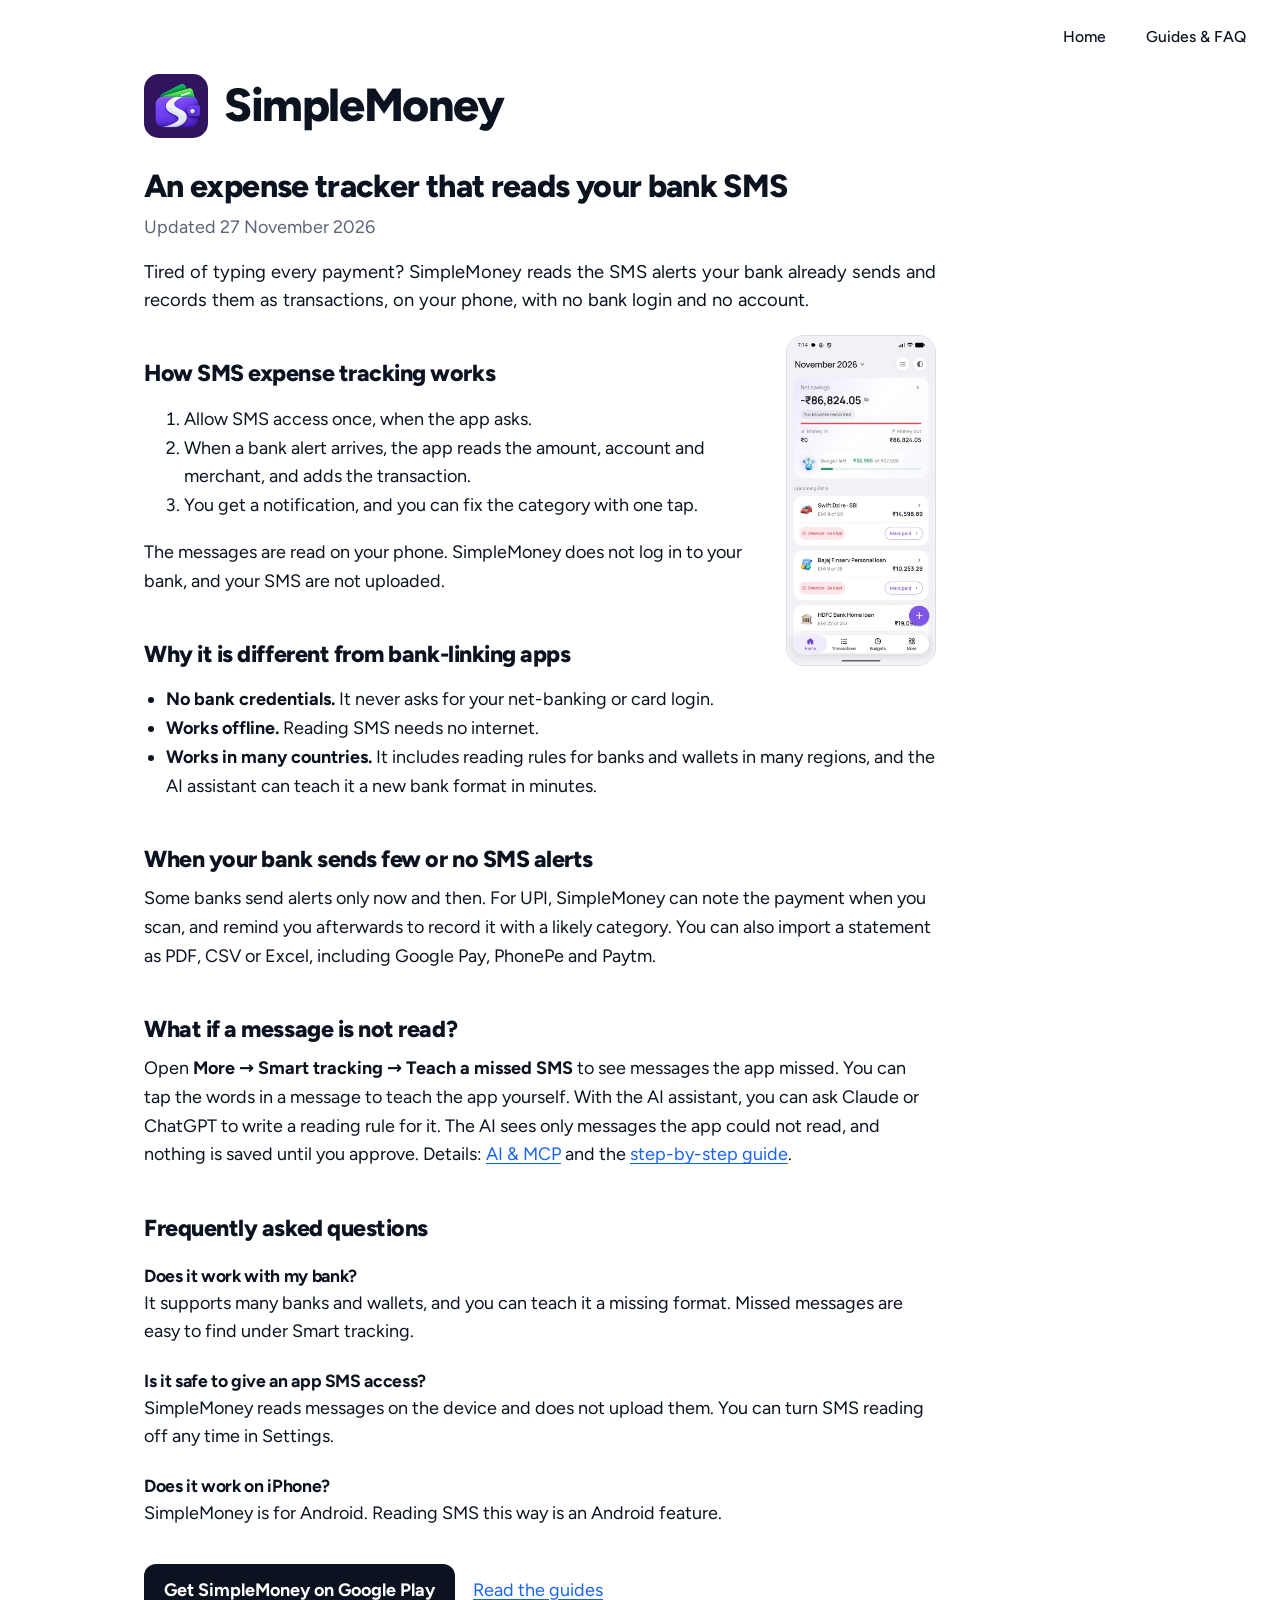
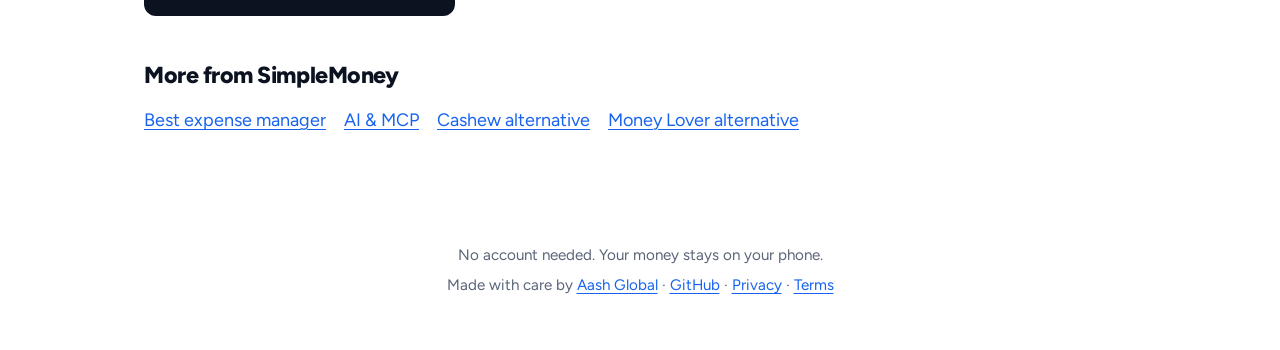
<file: bank-sms-expense-tracker.html>
<!doctype html>
<html lang="en">
<head>
<meta charset="utf-8">
<meta name="viewport" content="width=device-width, initial-scale=1">
<title>Expense Tracker That Reads Bank SMS (Offline) – SimpleMoney</title>
<meta name="description" content="SimpleMoney reads bank and UPI SMS alerts on your phone and adds the transactions for you. No bank login, no account, nothing leaves your device. Works for banks in many countries.">
<link rel="canonical" href="https://simplemoney.aashglobal.in/bank-sms-expense-tracker">
<meta name="robots" content="index, follow, max-image-preview:large, max-snippet:-1">
<meta property="og:type" content="article">
<meta property="og:site_name" content="SimpleMoney">
<meta property="og:title" content="Expense Tracker That Reads Bank SMS (Offline) – SimpleMoney">
<meta property="og:description" content="SimpleMoney reads bank and UPI SMS alerts on your phone and adds the transactions for you. No bank login, no account, nothing leaves your device. Works for banks in many countries.">
<meta property="og:url" content="https://simplemoney.aashglobal.in/bank-sms-expense-tracker">
<meta property="og:image" content="https://simplemoney.aashglobal.in/assets/img/preview.png">
<meta name="twitter:card" content="summary_large_image">
<link rel="icon" href="/assets/img/favicon.png">
<link rel="apple-touch-icon" href="/assets/img/apple-touch-icon.png">
<link rel="preload" href="/assets/fonts/figtree.woff2" as="font" type="font/woff2" crossorigin>
<link rel="stylesheet" href="/assets/style.css?v=3">
<script type="application/ld+json">{"@context":"https://schema.org","@type":"WebPage","name":"Expense Tracker That Reads Bank SMS (Offline) – SimpleMoney","description":"SimpleMoney reads bank and UPI SMS alerts on your phone and adds the transactions for you. No bank login, no account, nothing leaves your device. Works for banks in many countries.","url":"https://simplemoney.aashglobal.in/bank-sms-expense-tracker","dateModified":"2026-11-15","inLanguage":"en","isPartOf":{"@type":"WebSite","name":"SimpleMoney","url":"https://simplemoney.aashglobal.in/"},"about":{"@type":"SoftwareApplication","name":"SimpleMoney","url":"https://simplemoney.aashglobal.in/"}}</script>
<script type="application/ld+json">{"@context":"https://schema.org","@type":"BreadcrumbList","itemListElement":[{"@type":"ListItem","position":1,"name":"SimpleMoney","item":"https://simplemoney.aashglobal.in/"},{"@type":"ListItem","position":2,"name":"An expense tracker that reads your bank SMS","item":"https://simplemoney.aashglobal.in/bank-sms-expense-tracker"}]}</script>
<script type="application/ld+json">{"@context":"https://schema.org","@type":"FAQPage","mainEntity":[{"@type":"Question","name":"Does it work with my bank?","acceptedAnswer":{"@type":"Answer","text":"It supports many banks and wallets, and you can teach it a missing format with the AI assistant. Missed messages are listed under More, Smart tracking, Teach a missed SMS."}},{"@type":"Question","name":"Is it safe to give an app SMS access?","acceptedAnswer":{"@type":"Answer","text":"SimpleMoney reads messages on the device and does not upload them. You can turn SMS reading off any time in Settings."}},{"@type":"Question","name":"Does it work on iPhone?","acceptedAnswer":{"@type":"Answer","text":"SimpleMoney is for Android. Reading SMS this way is an Android feature."}}]}</script>
</head>
<body>
<nav class="top">
  <a href="/">Home</a>
  <a href="/guides">Guides &amp; FAQ</a>
</nav>
<main class="page">
  <a class="lockup" href="/">
    <img src="/assets/img/app-icon-512.png" alt="" width="68" height="68">
    <span>SimpleMoney</span>
  </a>
  <article class="prose">
  <h1 class="seo-h1">An expense tracker that reads your bank SMS</h1>
  <p class="date">Updated 27 November 2026</p>
  <p class="lead">Tired of typing every payment? SimpleMoney reads the SMS alerts your bank already sends and records them as transactions, on your phone, with no bank login and no account.</p>
  <img class="seo-shot" src="/assets/app/home-top.webp" alt="SimpleMoney home screen: your month at a glance, with upcoming EMIs" width="270" height="585" loading="lazy">

<h2>How SMS expense tracking works</h2>
<ol>
<li>Allow SMS access once, when the app asks.</li>
<li>When a bank alert arrives, the app reads the amount, account and merchant, and adds the transaction.</li>
<li>You get a notification, and you can fix the category with one tap.</li>
</ol>
<p>The messages are read on your phone. SimpleMoney does not log in to your bank, and your SMS are not uploaded.</p>

<h2>Why it is different from bank-linking apps</h2>
<ul>
<li><b>No bank credentials.</b> It never asks for your net-banking or card login.</li>
<li><b>Works offline.</b> Reading SMS needs no internet.</li>
<li><b>Works in many countries.</b> It includes reading rules for banks and wallets in many regions, and the AI assistant can teach it a new bank format in minutes.</li>
</ul>

<h2>When your bank sends few or no SMS alerts</h2>
<p>Some banks send alerts only now and then. For UPI, SimpleMoney can note the payment when you scan, and remind you afterwards to record it with a likely category. You can also import a statement as PDF, CSV or Excel, including Google Pay, PhonePe and Paytm.</p>

<h2>What if a message is not read?</h2>
<p>Open <b>More → Smart tracking → Teach a missed SMS</b> to see messages the app missed. You can tap the words in a message to teach the app yourself. With the AI assistant, you can ask Claude or ChatGPT to write a reading rule for it. The AI sees only messages the app could not read, and nothing is saved until you approve. Details: <a href="/ai-expense-tracker">AI &amp; MCP</a> and the <a href="/guides#ai-teach-sms">step-by-step guide</a>.</p>

<h2>Frequently asked questions</h2>
<h3>Does it work with my bank?</h3>
<p>It supports many banks and wallets, and you can teach it a missing format. Missed messages are easy to find under Smart tracking.</p>
<h3>Is it safe to give an app SMS access?</h3>
<p>SimpleMoney reads messages on the device and does not upload them. You can turn SMS reading off any time in Settings.</p>
<h3>Does it work on iPhone?</h3>
<p>SimpleMoney is for Android. Reading SMS this way is an Android feature.</p>
<p class="cta"><a class="btn" href="https://play.google.com/store/apps/details?id=com.aash591.SimpleMoney" rel="noopener">Get SimpleMoney on Google Play</a> <a href="/guides">Read the guides</a></p>
  <h2>More from SimpleMoney</h2>
  <ul class="related"><li><a href="/best-expense-manager-app">Best expense manager</a></li><li><a href="/ai-expense-tracker">AI &amp; MCP</a></li><li><a href="/cashew-alternative">Cashew alternative</a></li><li><a href="/money-lover-alternative">Money Lover alternative</a></li></ul>
  </article>
</main>
<footer class="foot">
  <p>No account needed. Your money stays on your phone.</p>
  <p>Made with care by <a href="https://aashglobal.in">Aash Global</a> · <a href="https://github.com/aash591/Simple-Money" rel="noopener">GitHub</a> · <a href="/privacy">Privacy</a> · <a href="/terms">Terms</a></p>
</footer>
</body>
</html>
</file>
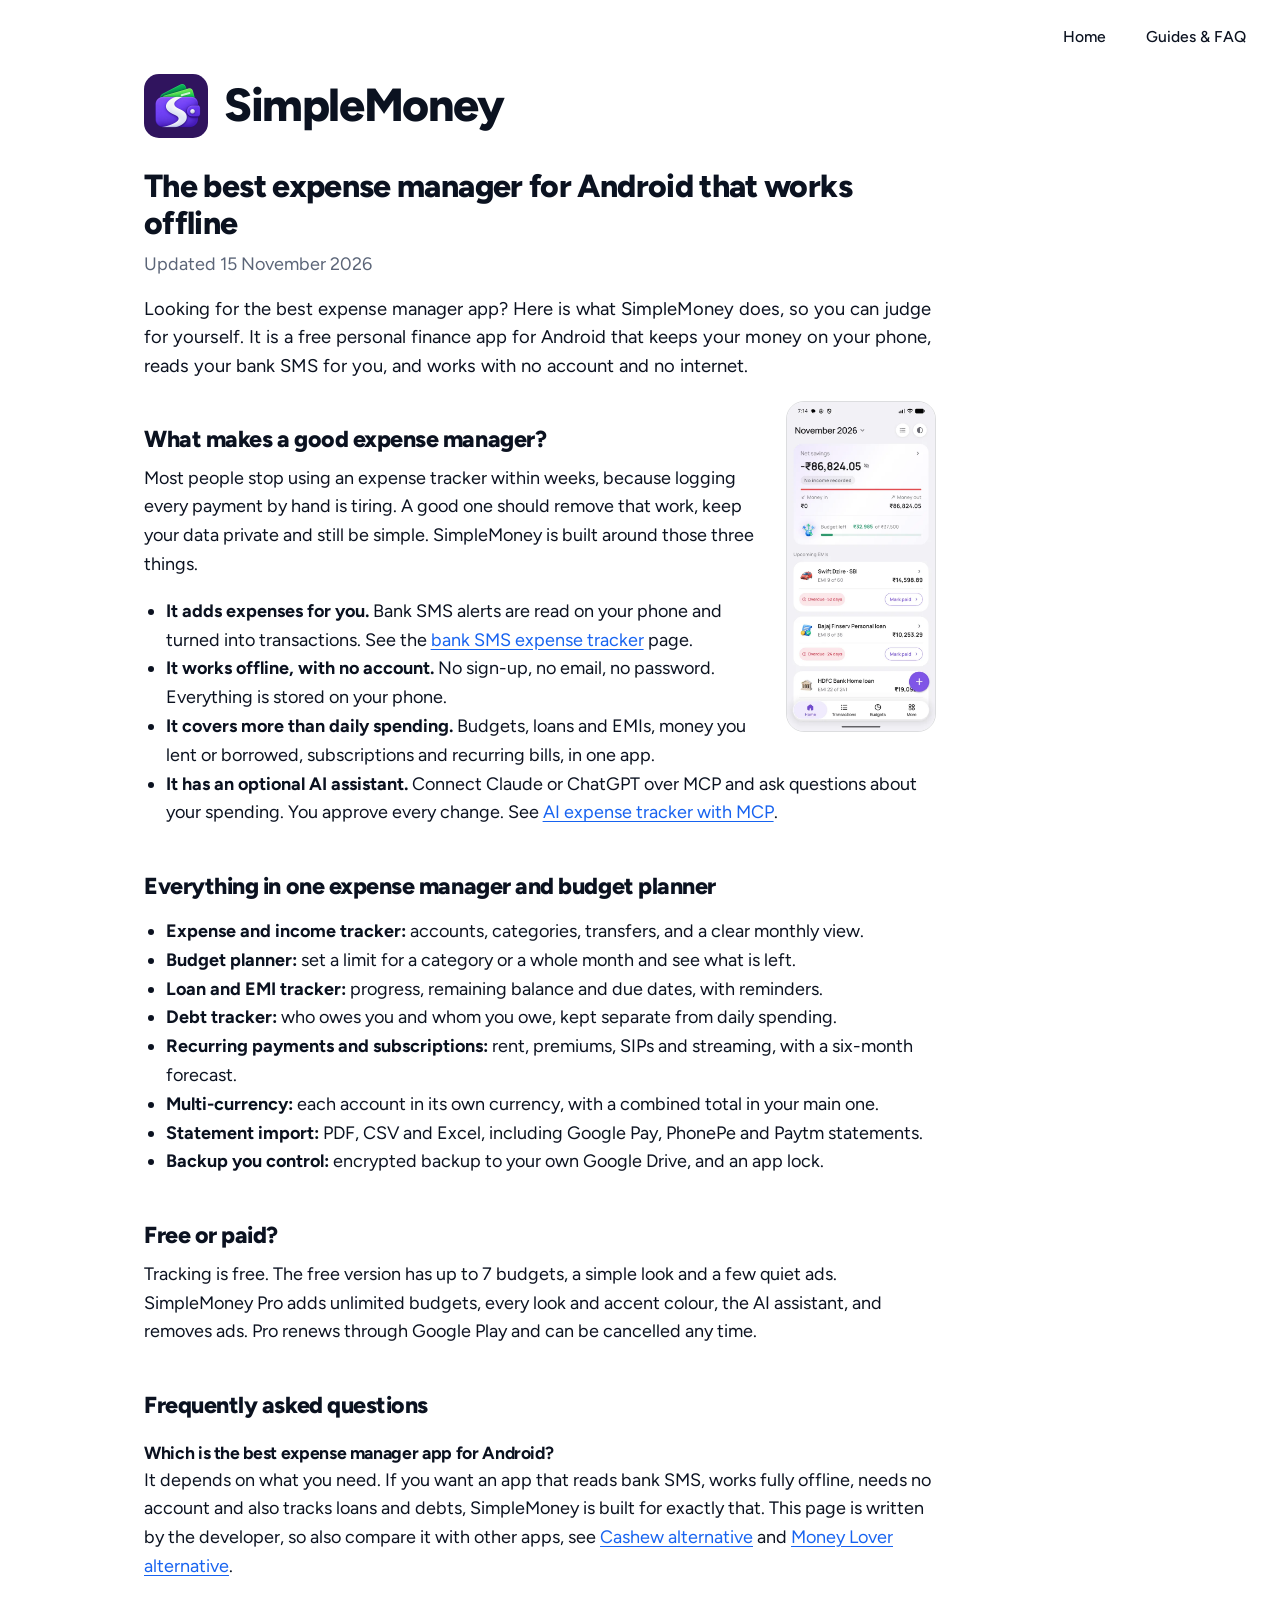
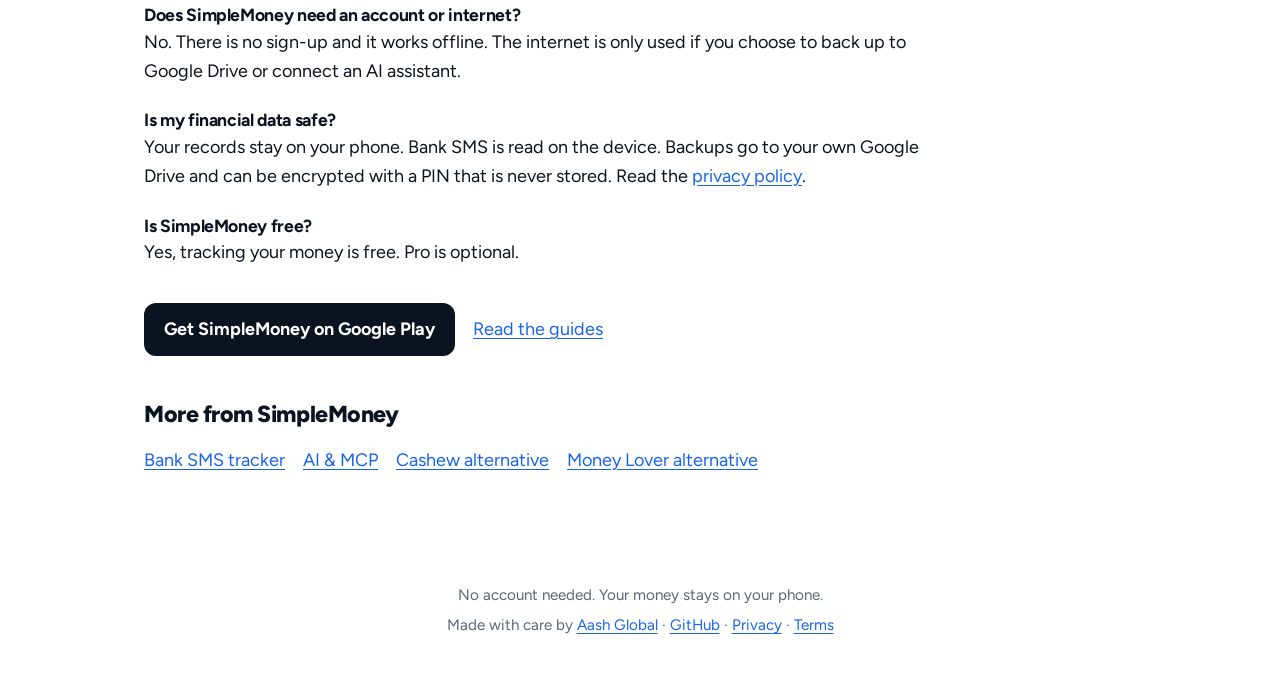
<file: best-expense-manager-app.html>
<!doctype html>
<html lang="en">
<head>
<meta charset="utf-8">
<meta name="viewport" content="width=device-width, initial-scale=1">
<title>Best Expense Manager App for Android – SimpleMoney (Simple Money App)</title>
<meta name="description" content="SimpleMoney is a free expense manager and budget planner for Android. It reads bank SMS, tracks loans, EMIs and debts, works offline with no account, and has an optional AI assistant.">
<link rel="canonical" href="https://simplemoney.aashglobal.in/best-expense-manager-app">
<meta name="robots" content="index, follow, max-image-preview:large, max-snippet:-1">
<meta property="og:type" content="article">
<meta property="og:site_name" content="SimpleMoney">
<meta property="og:title" content="Best Expense Manager App for Android – SimpleMoney">
<meta property="og:description" content="SimpleMoney is a free expense manager and budget planner for Android. It reads bank SMS, tracks loans, EMIs and debts, works offline with no account, and has an optional AI assistant.">
<meta property="og:url" content="https://simplemoney.aashglobal.in/best-expense-manager-app">
<meta property="og:image" content="https://simplemoney.aashglobal.in/assets/img/preview.png">
<meta name="twitter:card" content="summary_large_image">
<link rel="icon" href="/assets/img/favicon.png">
<link rel="apple-touch-icon" href="/assets/img/apple-touch-icon.png">
<link rel="preload" href="/assets/fonts/figtree.woff2" as="font" type="font/woff2" crossorigin>
<link rel="stylesheet" href="/assets/style.css?v=3">
<script type="application/ld+json">{"@context":"https://schema.org","@type":"WebPage","name":"Best Expense Manager App for Android – SimpleMoney","description":"SimpleMoney is a free expense manager and budget planner for Android. It reads bank SMS, tracks loans, EMIs and debts, works offline with no account, and has an optional AI assistant.","url":"https://simplemoney.aashglobal.in/best-expense-manager-app","dateModified":"2026-11-15","inLanguage":"en","isPartOf":{"@type":"WebSite","name":"SimpleMoney","url":"https://simplemoney.aashglobal.in/"},"about":{"@type":"SoftwareApplication","name":"SimpleMoney","url":"https://simplemoney.aashglobal.in/"}}</script>
<script type="application/ld+json">{"@context":"https://schema.org","@type":"BreadcrumbList","itemListElement":[{"@type":"ListItem","position":1,"name":"SimpleMoney","item":"https://simplemoney.aashglobal.in/"},{"@type":"ListItem","position":2,"name":"The best expense manager for Android that works offline","item":"https://simplemoney.aashglobal.in/best-expense-manager-app"}]}</script>
<script type="application/ld+json">{"@context":"https://schema.org","@type":"FAQPage","mainEntity":[{"@type":"Question","name":"Which is the best expense manager app for Android?","acceptedAnswer":{"@type":"Answer","text":"It depends on what you need. If you want an app that reads bank SMS, works fully offline, needs no account and also tracks loans and debts, SimpleMoney is built for that. Compare it with other apps before you decide."}},{"@type":"Question","name":"Does SimpleMoney need an account or internet?","acceptedAnswer":{"@type":"Answer","text":"No. There is no sign-up and it works offline. The internet is only used if you choose to back up to Google Drive or connect an AI assistant."}},{"@type":"Question","name":"Is my financial data safe?","acceptedAnswer":{"@type":"Answer","text":"Your records stay on your phone. Bank SMS is read on the device. Backups go to your own Google Drive and can be encrypted with a PIN that is never stored."}},{"@type":"Question","name":"Is SimpleMoney free?","acceptedAnswer":{"@type":"Answer","text":"Yes, tracking your money is free. Pro is optional and adds unlimited budgets, every look, the AI assistant and no ads."}}]}</script>
</head>
<body>
<nav class="top">
  <a href="/">Home</a>
  <a href="/guides">Guides &amp; FAQ</a>
</nav>
<main class="page">
  <a class="lockup" href="/">
    <img src="/assets/img/app-icon-512.png" alt="" width="68" height="68">
    <span>SimpleMoney</span>
  </a>
  <article class="prose">
  <h1 class="seo-h1">The best expense manager for Android that works offline</h1>
  <p class="date">Updated 15 November 2026</p>
  <p class="lead">Looking for the best expense manager app? Here is what SimpleMoney does, so you can judge for yourself. It is a free personal finance app for Android that keeps your money on your phone, reads your bank SMS for you, and works with no account and no internet.</p>
  <img class="seo-shot" src="/assets/app/home-top.webp" alt="SimpleMoney home screen: your month at a glance, with upcoming EMIs" width="270" height="585" loading="lazy">

<h2>What makes a good expense manager?</h2>
<p>Most people stop using an expense tracker within weeks, because logging every payment by hand is tiring. A good one should remove that work, keep your data private and still be simple. SimpleMoney is built around those three things.</p>
<ul>
<li><b>It adds expenses for you.</b> Bank SMS alerts are read on your phone and turned into transactions. See the <a href="/bank-sms-expense-tracker">bank SMS expense tracker</a> page.</li>
<li><b>It works offline, with no account.</b> No sign-up, no email, no password. Everything is stored on your phone.</li>
<li><b>It covers more than daily spending.</b> Budgets, loans and EMIs, money you lent or borrowed, subscriptions and recurring bills, in one app.</li>
<li><b>It has an optional AI assistant.</b> Connect Claude or ChatGPT over MCP and ask questions about your spending. You approve every change. See <a href="/ai-expense-tracker">AI expense tracker with MCP</a>.</li>
</ul>

<h2>Everything in one expense manager and budget planner</h2>
<ul>
<li><b>Expense and income tracker:</b> accounts, categories, transfers, and a clear monthly view.</li>
<li><b>Budget planner:</b> set a limit for a category or a whole month and see what is left.</li>
<li><b>Loan and EMI tracker:</b> progress, remaining balance and due dates, with reminders.</li>
<li><b>Debt tracker:</b> who owes you and whom you owe, kept separate from daily spending.</li>
<li><b>Recurring payments and subscriptions:</b> rent, premiums, SIPs and streaming, with a six-month forecast.</li>
<li><b>Multi-currency:</b> each account in its own currency, with a combined total in your main one.</li>
<li><b>Statement import:</b> PDF, CSV and Excel, including Google Pay, PhonePe and Paytm statements.</li>
<li><b>Backup you control:</b> encrypted backup to your own Google Drive, and an app lock.</li>
</ul>

<h2>Free or paid?</h2>
<p>Tracking is free. The free version has up to 7 budgets, a simple look and a few quiet ads. SimpleMoney Pro adds unlimited budgets, every look and accent colour, the AI assistant, and removes ads. Pro renews through Google Play and can be cancelled any time.</p>

<h2>Frequently asked questions</h2>
<h3>Which is the best expense manager app for Android?</h3>
<p>It depends on what you need. If you want an app that reads bank SMS, works fully offline, needs no account and also tracks loans and debts, SimpleMoney is built for exactly that. This page is written by the developer, so also compare it with other apps, see <a href="/cashew-alternative">Cashew alternative</a> and <a href="/money-lover-alternative">Money Lover alternative</a>.</p>
<h3>Does SimpleMoney need an account or internet?</h3>
<p>No. There is no sign-up and it works offline. The internet is only used if you choose to back up to Google Drive or connect an AI assistant.</p>
<h3>Is my financial data safe?</h3>
<p>Your records stay on your phone. Bank SMS is read on the device. Backups go to your own Google Drive and can be encrypted with a PIN that is never stored. Read the <a href="/privacy">privacy policy</a>.</p>
<h3>Is SimpleMoney free?</h3>
<p>Yes, tracking your money is free. Pro is optional.</p>
<p class="cta"><a class="btn" href="https://play.google.com/store/apps/details?id=com.aash591.SimpleMoney" rel="noopener">Get SimpleMoney on Google Play</a> <a href="/guides">Read the guides</a></p>
  <h2>More from SimpleMoney</h2>
  <ul class="related"><li><a href="/bank-sms-expense-tracker">Bank SMS tracker</a></li><li><a href="/ai-expense-tracker">AI &amp; MCP</a></li><li><a href="/cashew-alternative">Cashew alternative</a></li><li><a href="/money-lover-alternative">Money Lover alternative</a></li></ul>
  </article>
</main>
<footer class="foot">
  <p>No account needed. Your money stays on your phone.</p>
  <p>Made with care by <a href="https://aashglobal.in">Aash Global</a> · <a href="https://github.com/aash591/Simple-Money" rel="noopener">GitHub</a> · <a href="/privacy">Privacy</a> · <a href="/terms">Terms</a></p>
</footer>
</body>
</html>
</file>
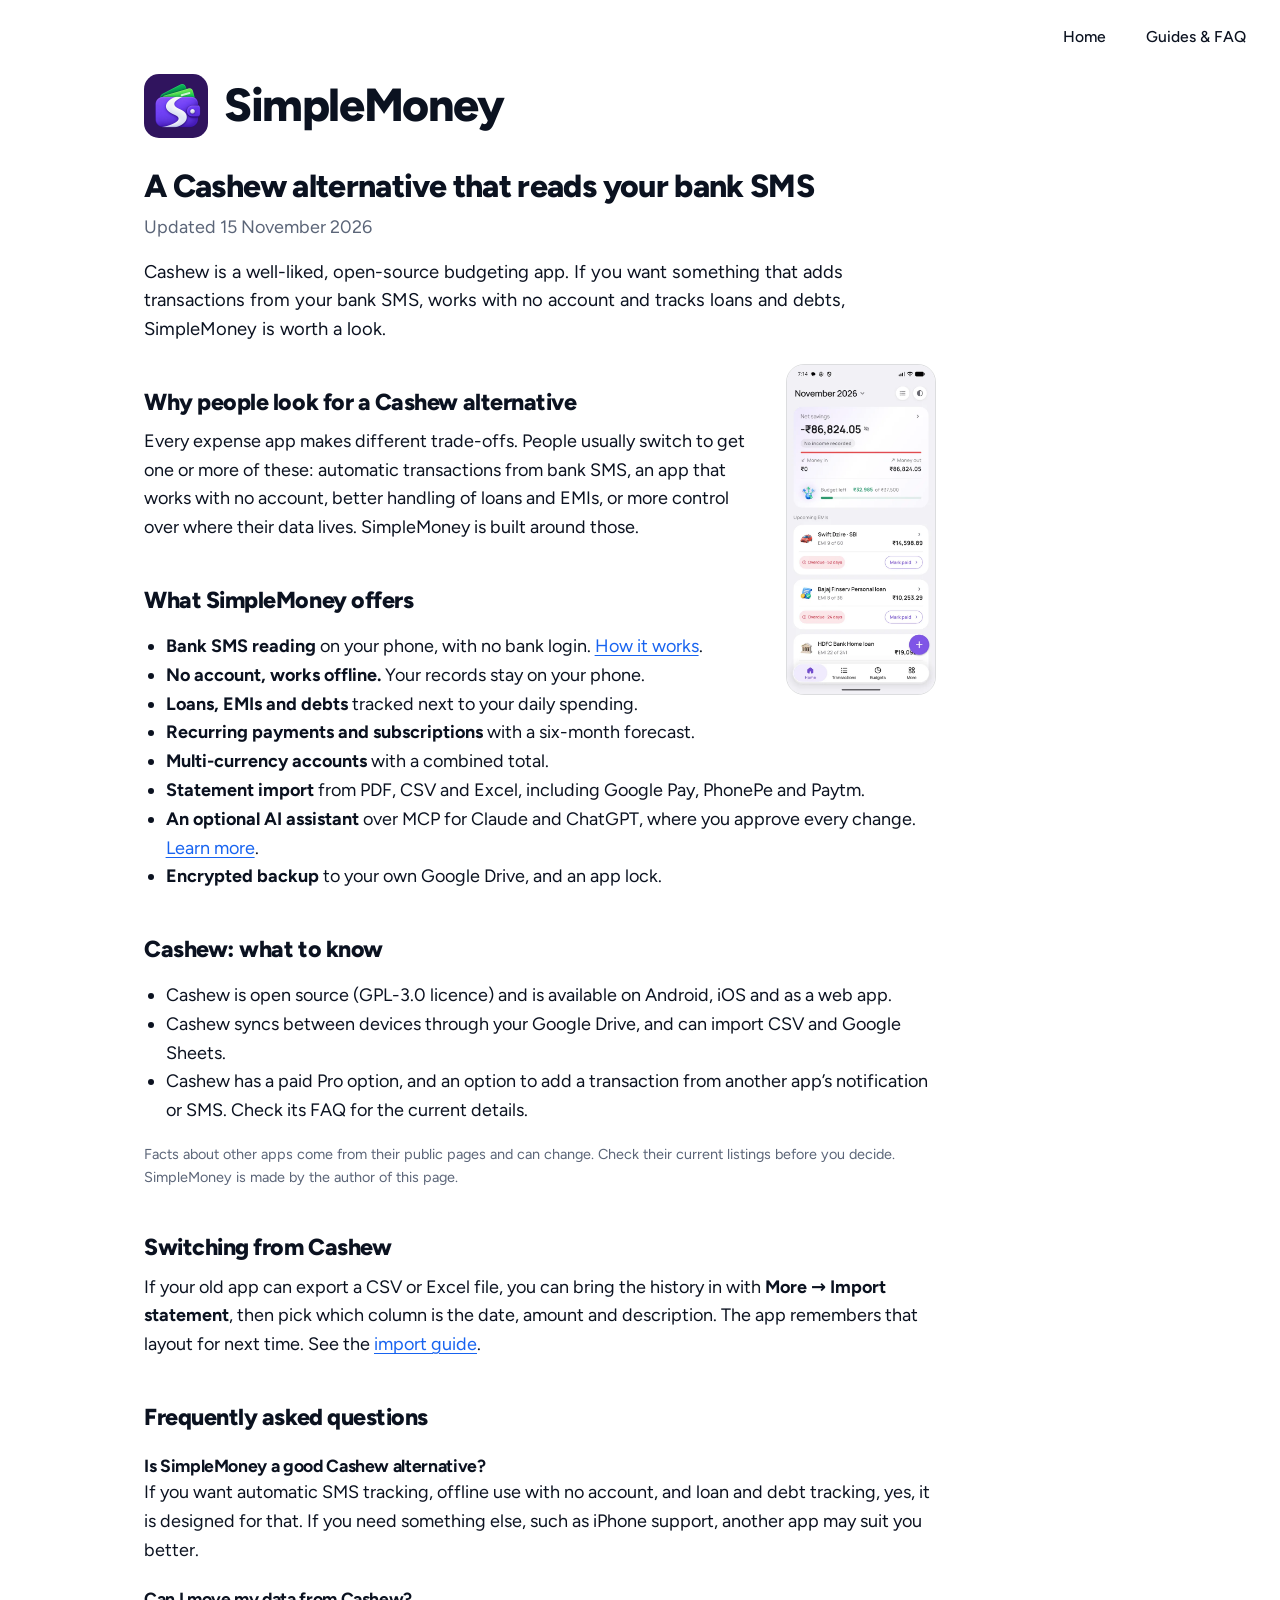
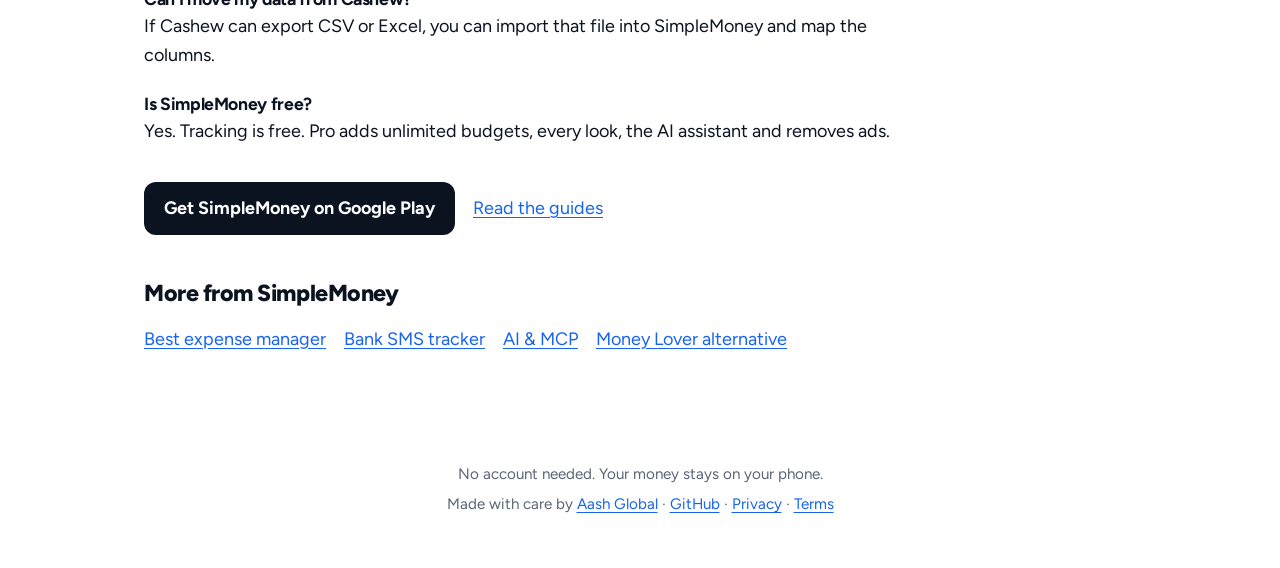
<file: cashew-alternative.html>
<!doctype html>
<html lang="en">
<head>
<meta charset="utf-8">
<meta name="viewport" content="width=device-width, initial-scale=1">
<title>Best Cashew Alternative for Android (Offline, Bank SMS) – SimpleMoney</title>
<meta name="description" content="Looking for a Cashew alternative? SimpleMoney is a free Android expense manager with bank SMS reading, loans, debts, budgets, offline use, no account and an optional AI assistant.">
<link rel="canonical" href="https://simplemoney.aashglobal.in/cashew-alternative">
<meta name="robots" content="index, follow, max-image-preview:large, max-snippet:-1">
<meta property="og:type" content="article">
<meta property="og:site_name" content="SimpleMoney">
<meta property="og:title" content="Best Cashew Alternative for Android (Offline, Bank SMS) – SimpleMoney">
<meta property="og:description" content="Looking for a Cashew alternative? SimpleMoney is a free Android expense manager with bank SMS reading, loans, debts, budgets, offline use, no account and an optional AI assistant.">
<meta property="og:url" content="https://simplemoney.aashglobal.in/cashew-alternative">
<meta property="og:image" content="https://simplemoney.aashglobal.in/assets/img/preview.png">
<meta name="twitter:card" content="summary_large_image">
<link rel="icon" href="/assets/img/favicon.png">
<link rel="apple-touch-icon" href="/assets/img/apple-touch-icon.png">
<link rel="preload" href="/assets/fonts/figtree.woff2" as="font" type="font/woff2" crossorigin>
<link rel="stylesheet" href="/assets/style.css?v=3">
<script type="application/ld+json">{"@context":"https://schema.org","@type":"WebPage","name":"Best Cashew Alternative for Android (Offline, Bank SMS) – SimpleMoney","description":"Looking for a Cashew alternative? SimpleMoney is a free Android expense manager with bank SMS reading, loans, debts, budgets, offline use, no account and an optional AI assistant.","url":"https://simplemoney.aashglobal.in/cashew-alternative","dateModified":"2026-11-15","inLanguage":"en","isPartOf":{"@type":"WebSite","name":"SimpleMoney","url":"https://simplemoney.aashglobal.in/"},"about":{"@type":"SoftwareApplication","name":"SimpleMoney","url":"https://simplemoney.aashglobal.in/"}}</script>
<script type="application/ld+json">{"@context":"https://schema.org","@type":"BreadcrumbList","itemListElement":[{"@type":"ListItem","position":1,"name":"SimpleMoney","item":"https://simplemoney.aashglobal.in/"},{"@type":"ListItem","position":2,"name":"A Cashew alternative that reads your bank SMS","item":"https://simplemoney.aashglobal.in/cashew-alternative"}]}</script>
<script type="application/ld+json">{"@context":"https://schema.org","@type":"FAQPage","mainEntity":[{"@type":"Question","name":"Is SimpleMoney a good Cashew alternative?","acceptedAnswer":{"@type":"Answer","text":"If you want automatic SMS tracking, offline use with no account, and loan and debt tracking, it is designed for that. If you need something else, such as iPhone support, another app may suit you better."}},{"@type":"Question","name":"Can I move my data from Cashew?","acceptedAnswer":{"@type":"Answer","text":"If Cashew can export CSV or Excel, you can import that file into SimpleMoney and map the columns."}},{"@type":"Question","name":"Is SimpleMoney free?","acceptedAnswer":{"@type":"Answer","text":"Yes. Tracking is free. Pro adds unlimited budgets, every look, the AI assistant and removes ads."}}]}</script>
</head>
<body>
<nav class="top">
  <a href="/">Home</a>
  <a href="/guides">Guides &amp; FAQ</a>
</nav>
<main class="page">
  <a class="lockup" href="/">
    <img src="/assets/img/app-icon-512.png" alt="" width="68" height="68">
    <span>SimpleMoney</span>
  </a>
  <article class="prose">
  <h1 class="seo-h1">A Cashew alternative that reads your bank SMS</h1>
  <p class="date">Updated 15 November 2026</p>
  <p class="lead">Cashew is a well-liked, open-source budgeting app. If you want something that adds transactions from your bank SMS, works with no account and tracks loans and debts, SimpleMoney is worth a look.</p>
  <img class="seo-shot" src="/assets/app/home-top.webp" alt="SimpleMoney home screen: your month at a glance, with upcoming EMIs" width="270" height="585" loading="lazy">

<h2>Why people look for a Cashew alternative</h2>
<p>Every expense app makes different trade-offs. People usually switch to get one or more of these: automatic transactions from bank SMS, an app that works with no account, better handling of loans and EMIs, or more control over where their data lives. SimpleMoney is built around those.</p>

<h2>What SimpleMoney offers</h2>
<ul>
<li><b>Bank SMS reading</b> on your phone, with no bank login. <a href="/bank-sms-expense-tracker">How it works</a>.</li>
<li><b>No account, works offline.</b> Your records stay on your phone.</li>
<li><b>Loans, EMIs and debts</b> tracked next to your daily spending.</li>
<li><b>Recurring payments and subscriptions</b> with a six-month forecast.</li>
<li><b>Multi-currency accounts</b> with a combined total.</li>
<li><b>Statement import</b> from PDF, CSV and Excel, including Google Pay, PhonePe and Paytm.</li>
<li><b>An optional AI assistant</b> over MCP for Claude and ChatGPT, where you approve every change. <a href="/ai-expense-tracker">Learn more</a>.</li>
<li><b>Encrypted backup</b> to your own Google Drive, and an app lock.</li>
</ul>

<h2>Cashew: what to know</h2>
<ul><li>Cashew is open source (GPL-3.0 licence) and is available on Android, iOS and as a web app.</li><li>Cashew syncs between devices through your Google Drive, and can import CSV and Google Sheets.</li><li>Cashew has a paid Pro option, and an option to add a transaction from another app’s notification or SMS. Check its FAQ for the current details.</li></ul>
<p class="note">Facts about other apps come from their public pages and can change. Check their current listings before you decide. SimpleMoney is made by the author of this page.</p>

<h2>Switching from Cashew</h2>
<p>If your old app can export a CSV or Excel file, you can bring the history in with <b>More → Import statement</b>, then pick which column is the date, amount and description. The app remembers that layout for next time. See the <a href="/guides#import-statement">import guide</a>.</p>

<h2>Frequently asked questions</h2>
<h3>Is SimpleMoney a good Cashew alternative?</h3>
<p>If you want automatic SMS tracking, offline use with no account, and loan and debt tracking, yes, it is designed for that. If you need something else, such as iPhone support, another app may suit you better.</p>
<h3>Can I move my data from Cashew?</h3>
<p>If Cashew can export CSV or Excel, you can import that file into SimpleMoney and map the columns.</p>
<h3>Is SimpleMoney free?</h3>
<p>Yes. Tracking is free. Pro adds unlimited budgets, every look, the AI assistant and removes ads.</p>
<p class="cta"><a class="btn" href="https://play.google.com/store/apps/details?id=com.aash591.SimpleMoney" rel="noopener">Get SimpleMoney on Google Play</a> <a href="/guides">Read the guides</a></p>
  <h2>More from SimpleMoney</h2>
  <ul class="related"><li><a href="/best-expense-manager-app">Best expense manager</a></li><li><a href="/bank-sms-expense-tracker">Bank SMS tracker</a></li><li><a href="/ai-expense-tracker">AI &amp; MCP</a></li><li><a href="/money-lover-alternative">Money Lover alternative</a></li></ul>
  </article>
</main>
<footer class="foot">
  <p>No account needed. Your money stays on your phone.</p>
  <p>Made with care by <a href="https://aashglobal.in">Aash Global</a> · <a href="https://github.com/aash591/Simple-Money" rel="noopener">GitHub</a> · <a href="/privacy">Privacy</a> · <a href="/terms">Terms</a></p>
</footer>
</body>
</html>
</file>
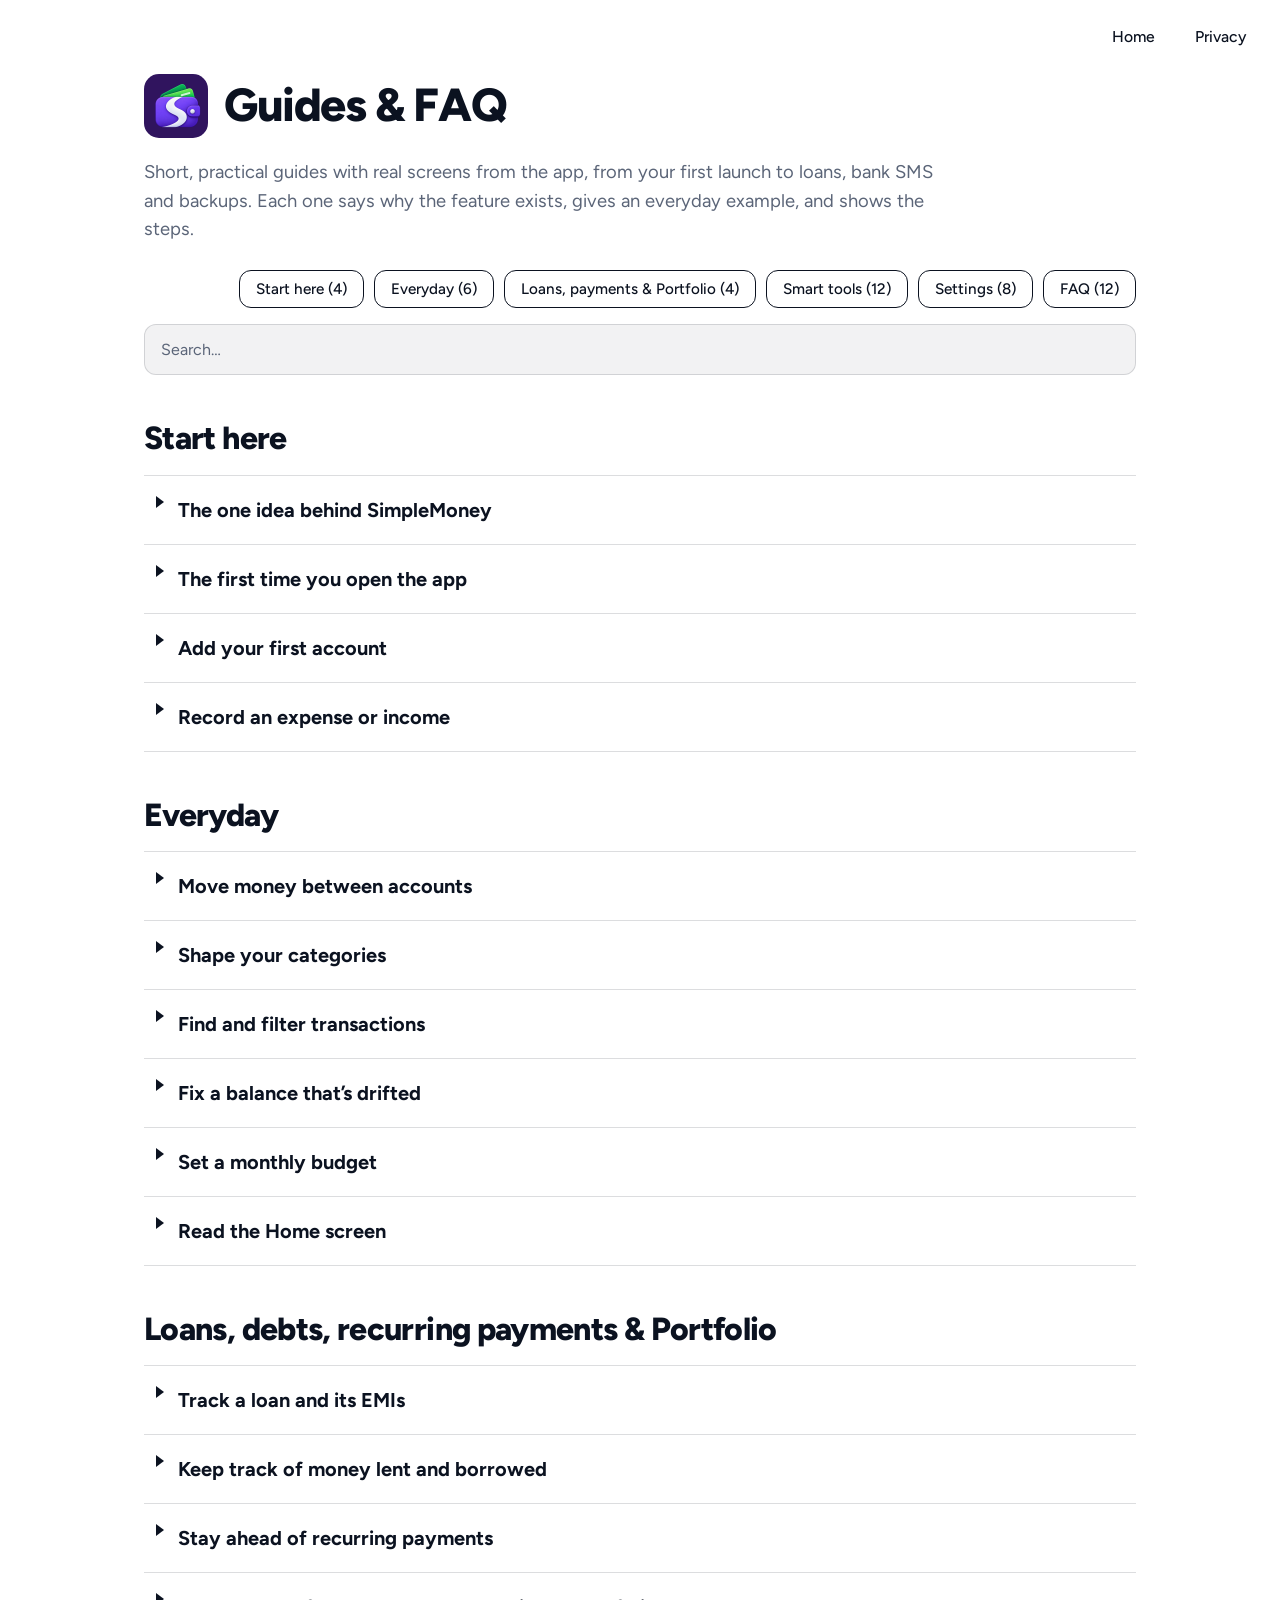
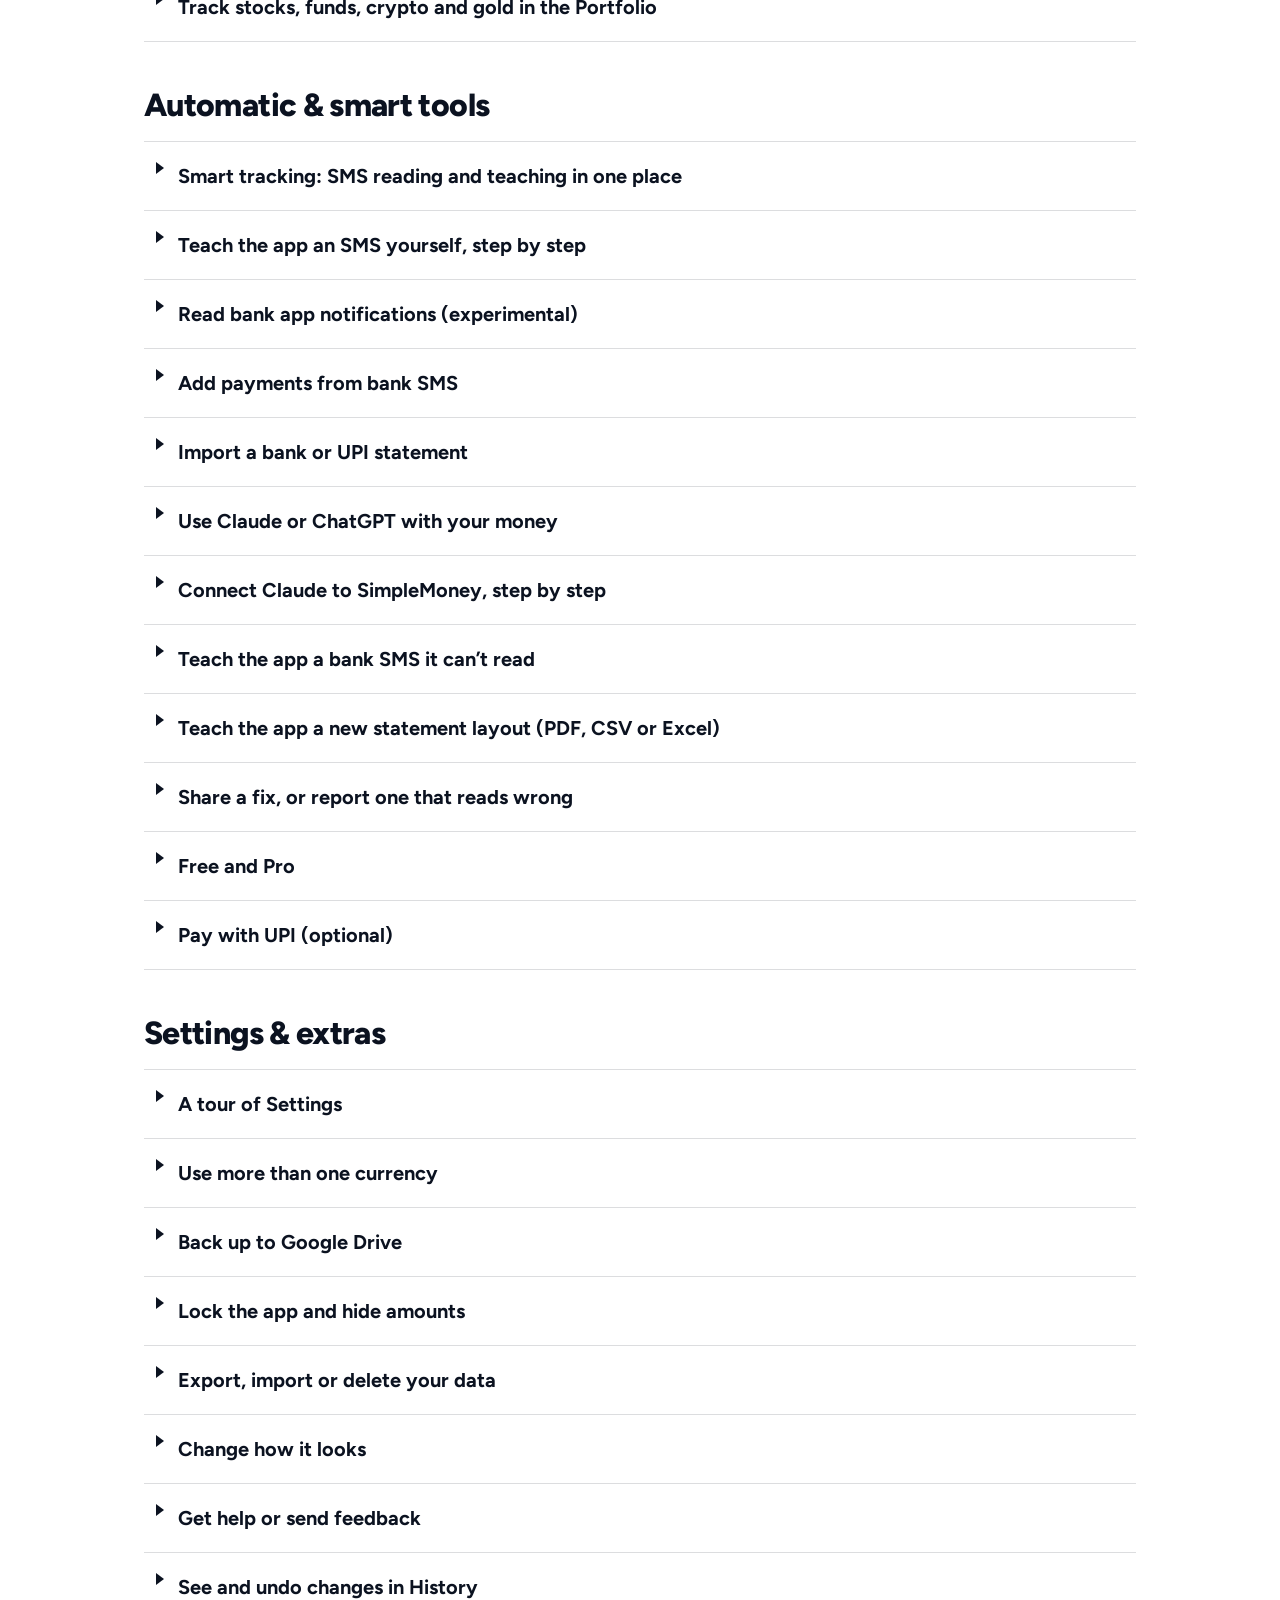
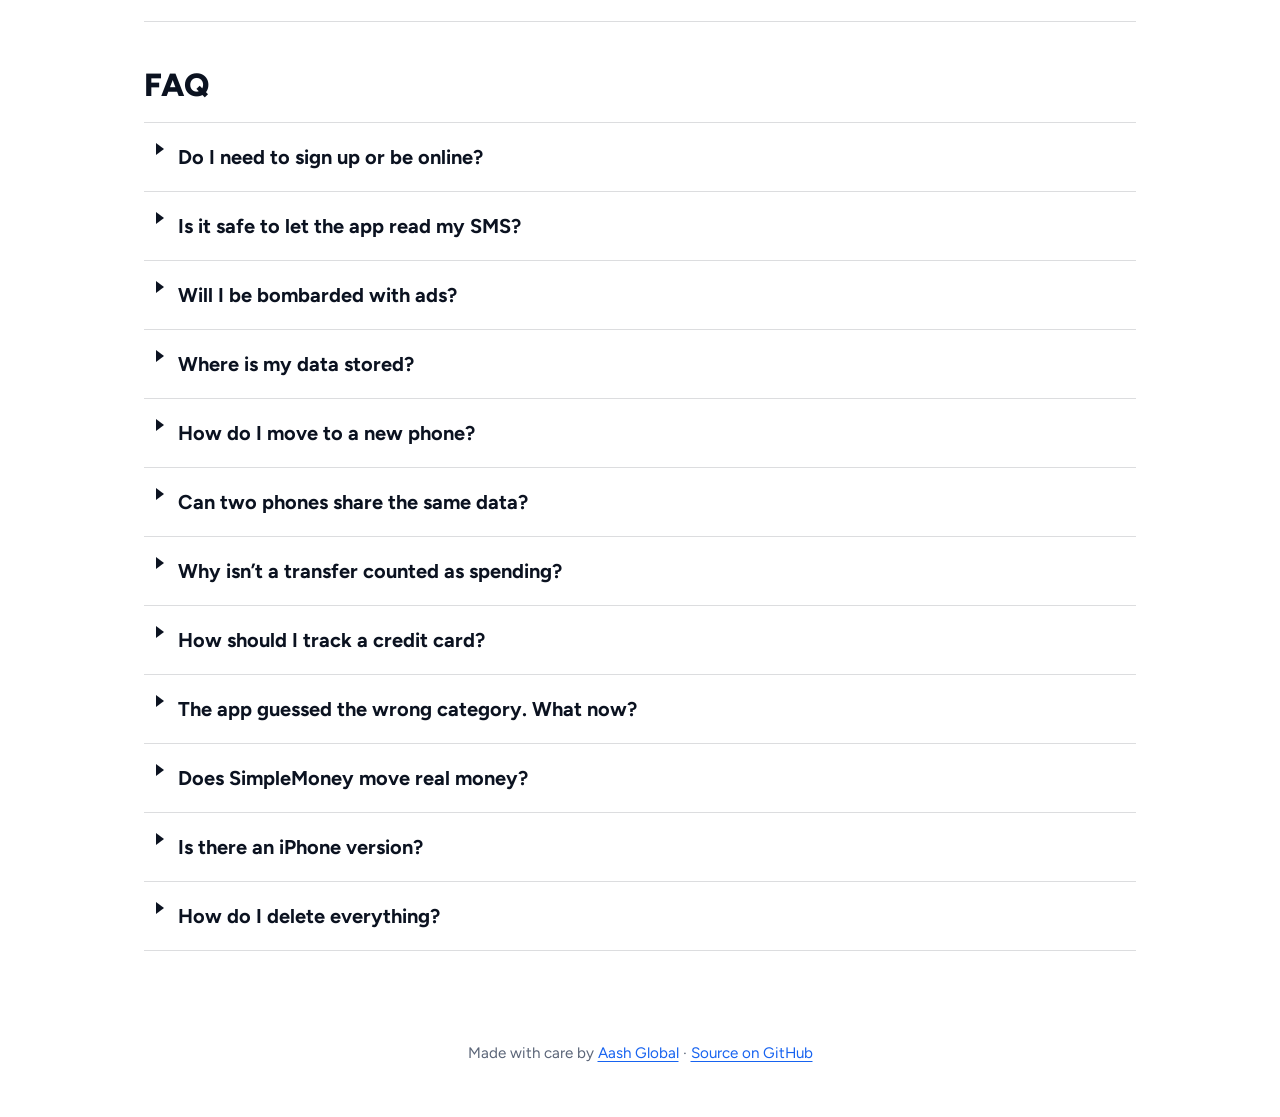
<file: guides.html>
<!doctype html>
<html lang="en">
<head>
<meta charset="utf-8">
<meta name="viewport" content="width=device-width, initial-scale=1">
<title>Simple Money App Guides &amp; FAQ – SimpleMoney Expense Tracker, Bank SMS, Budgets, Portfolio</title>
<meta name="description" content="Step-by-step SimpleMoney guides with real screenshots: track expenses, read bank SMS, set budgets, manage loans, EMIs and debts, import statements, back up, and connect Claude or ChatGPT over MCP.">
<link rel="canonical" href="https://simplemoney.aashglobal.in/guides">
<meta name="robots" content="index, follow, max-image-preview:large, max-snippet:-1">
<meta property="og:url" content="https://simplemoney.aashglobal.in/guides">
<meta property="og:title" content="SimpleMoney – Guides &amp; FAQ">
<meta property="og:image" content="https://simplemoney.aashglobal.in/assets/img/preview.png">
<link rel="icon" href="/assets/img/favicon.png">
<link rel="apple-touch-icon" href="/assets/img/apple-touch-icon.png">
<link rel="preload" href="/assets/fonts/figtree.woff2" as="font" type="font/woff2" crossorigin>
<link rel="stylesheet" href="/assets/style.css?v=3">
</head>
<body>
<nav class="top">
  <a href="/">Home</a>
  <a href="/privacy">Privacy</a>
</nav>
<main class="page">
  <a class="lockup" href="/">
    <img src="/assets/img/app-icon-512.png" alt="" width="68" height="68">
    <span>Guides &amp; FAQ</span>
  </a>
  <p class="intro">Short, practical guides with real screens from the app, from your first launch to loans, bank SMS and backups. Each one says why the feature exists, gives an everyday example, and shows the steps.</p>
  <div class="chips"><a href="#start">Start here</a><a href="#everyday">Everyday</a><a href="#commitments">Loans, payments &amp; Portfolio</a><a href="#smart">Smart tools</a><a href="#settings">Settings</a><a href="#faq">FAQ</a></div>
  <input class="search" id="search" type="search" placeholder="Search…" aria-label="Search guides" autocomplete="off">
  <p class="none" id="none">Nothing matches that. Try a simpler word, like “budget” or “loan”.</p>
  <section class="group" id="start"><h2>Start here</h2><details id="the-idea"><summary>The one idea behind SimpleMoney</summary><div class="body"><p>Every transaction answers two separate questions: <b>what was the money for?</b> (a category, like Food) and <b>where did it come from?</b> (an account, like Cash or HDFC Bank). Most apps mix the two up. SimpleMoney keeps them apart.</p><div class="strip plain"><figure><img src="/assets/app/more-top.webp" alt="Everything you set up lives under More" width="540" height="1200" loading="lazy"><figcaption>Everything you set up lives under More</figcaption></figure><figure><img src="/assets/app/tx-list.webp" alt="Transfers sit in the list but stay out of “Money out”" width="540" height="1200" loading="lazy"><figcaption>Transfers sit in the list but stay out of “Money out”</figcaption></figure></div><h4>For example</h4><p>You spend ₹500 on dinner from HDFC Bank and ₹200 on tea in cash. Food shows ₹700 for the month. HDFC Bank goes down by ₹500 and Cash by ₹200. Later you take ₹5,000 out of an ATM. That is a <b>transfer</b> from the bank to Cash. It only moves money, so it is never counted as spending.</p><p>That is the whole idea: three kinds of transaction (expense, income and transfer), any number of accounts, and categories that belong to no account.</p><h4>The four tabs</h4><p><b>Home</b> shows how your month is going. <b>Transactions</b> is your statement. <b>Budgets</b> shows your limits. <b>More</b> holds everything else: accounts, categories, debts, loans, recurring payments, import, Portfolio, the Claude / ChatGPT connector, Smart tracking and settings.</p></div></details><details id="welcome"><summary>The first time you open the app</summary><div class="body"><h4>Why it’s there</h4><p>A short welcome sets up the few things the app needs. Every step except the currency is optional, and you can change all of it later.</p><h4>What you see</h4><div class="strip"><figure><img src="/assets/app/ob-welcome.webp" alt="The welcome screen lists what you’ll set up. Tap Get started." width="540" height="1200" loading="lazy"><figcaption>The welcome screen lists what you’ll set up. Tap <b>Get started</b>.</figcaption></figure><figure><img src="/assets/app/ob-currency.webp" alt="Choose your currency. It is picked from your phone’s region. This is the main currency used for combined totals." width="540" height="1200" loading="lazy"><figcaption><b>Choose your currency.</b> It is picked from your phone’s region. This is the main currency used for combined totals.</figcaption></figure><figure><img src="/assets/app/ob-drive.webp" alt="Keep your data safe. Sign in with Google to back up to your own Drive, or tap Skip." width="540" height="1200" loading="lazy"><figcaption><b>Keep your data safe.</b> Sign in with Google to back up to your own Drive, or tap <b>Skip</b>.</figcaption></figure><figure><img src="/assets/app/ob-sms.webp" alt="Enable Automatic Detection. Allow SMS and notifications so bank payments are added for you, or tap Skip and add them yourself." width="540" height="1200" loading="lazy"><figcaption><b>Enable Automatic Detection.</b> Allow SMS and notifications so bank payments are added for you, or tap <b>Skip</b> and add them yourself.</figcaption></figure></div><p>If you allow SMS, the app reads your bank messages, finds your accounts and fills in the balances it can. It then asks you to check each balance. Banks don’t always send the latest balance, so a quick check is worth it.</p><p>Everything works without signing in and without the internet. You can turn any of these on later in <b>More → Settings</b>.</p></div></details><details id="first-account"><summary>Add your first account</summary><div class="body"><h4>Why it’s there</h4><p>An account is anywhere money sits: cash in your wallet, a bank account, a credit card, a UPI wallet. Giving each one its real balance lets the app tell you how much you actually have.</p><h4>For example</h4><p>You keep cash at home, a salary account and a wallet app. Add all three with today’s balances, and the total matches what you really own.</p><h4>How to</h4><div class="strip"><figure><img src="/assets/app/acc-list.webp" alt="Open More → Manage Accounts. You see the combined balance and every account. Press and hold an account to drag it into a new order." width="540" height="1200" loading="lazy"><figcaption>Open <span class="path">More → Manage Accounts</span>. You see the combined balance and every account. Press and hold an account to drag it into a new order.</figcaption></figure><figure><img src="/assets/app/acc-add.webp" alt="Tap Add account. Choose Bank, Credit card or Cash, type a name, and enter what’s in it right now. Zero is fine." width="540" height="1200" loading="lazy"><figcaption>Tap <b>Add account</b>. Choose <b>Bank</b>, <b>Credit card</b> or <b>Cash</b>, type a name, and enter what’s in it right now. Zero is fine.</figcaption></figure><figure><img src="/assets/app/acc-currency.webp" alt="Tap Currency if it isn’t your usual one. The list works offline and you can search it." width="540" height="1200" loading="lazy"><figcaption>Tap <b>Currency</b> if it isn’t your usual one. The list works offline and you can search it.</figcaption></figure></div><h4>More than one currency</h4><p>Each account has its own currency. You can keep a rupee account, a dollar account and a riyal account side by side, and each one shows its balance in its own currency. Choose the currency when you add the account.</p><p>Your <b>main currency</b> is used for combined totals, which are shown with a ≈ sign as an estimate. You can change it in <span class="path">More → Settings → Main currency</span>. Exchange rates are only downloaded once you have accounts in two or more currencies. See <a href="#currencies">Use more than one currency</a> for the full story.</p><p>For a bank or card, you can add the <b>last 2 to 4 digits</b> of the account number. The app uses them to match bank SMS to the right account.</p><p>Closing an account later? Open it and archive it. It disappears from pickers and totals, but its old transactions stay readable. Archived accounts are under the ⋮ menu on the accounts page.</p></div></details><details id="first-expense"><summary>Record an expense or income</summary><div class="body"><h4>Why it’s there</h4><p>If logging a coffee takes a minute, nobody keeps doing it. Each step asks one question and moves on, so a normal expense takes a few seconds.</p><h4>For example</h4><p>You pay ₹190 for a filter coffee from your UPI wallet. Tap +, type 190, tap Expense, choose Food &amp; Beverage, then Cafe, then UPI Wallet, and save.</p><h4>How to</h4><div class="strip"><figure><img src="/assets/app/add-amount.webp" alt="Type the amount first. The keypad can also add, subtract, multiply and divide. Tap Continue, then say what it is: Expense, Income, Transfer, Lend or Borrow." width="540" height="1200" loading="lazy"><figcaption>Type the amount first. The keypad can also add, subtract, multiply and divide. Tap <b>Continue</b>, then say what it is: <b>Expense</b>, <b>Income</b>, <b>Transfer</b>, <b>Lend</b> or <b>Borrow</b>.</figcaption></figure><figure><img src="/assets/app/add-type.webp" alt="Say what it is. Expense, Income, Lend and Borrow sit in a grid, with Transfer below." width="540" height="1200" loading="lazy"><figcaption>Then say what it is. <b>Expense</b>, <b>Income</b>, <b>Lend</b> and <b>Borrow</b> sit in a grid, with <b>Transfer</b> below.</figcaption></figure><figure><img src="/assets/app/add-category.webp" alt="Pick a category. There is a search box at the bottom if the list is long." width="540" height="1200" loading="lazy"><figcaption>Pick a category. There is a search box at the bottom if the list is long.</figcaption></figure><figure><img src="/assets/app/add-subcategory.webp" alt="Pick a subcategory, or “Use … only” to keep it general. You can also add a new subcategory here." width="540" height="1200" loading="lazy"><figcaption>Pick a subcategory, or “Use … only” to keep it general. You can also add a new subcategory here.</figcaption></figure><figure><img src="/assets/app/add-account.webp" alt="Choose the account you paid from." width="540" height="1200" loading="lazy"><figcaption>Choose the account you paid from.</figcaption></figure><figure><img src="/assets/app/add-date.webp" alt="Today is already selected. Pick another day if you’re catching up." width="540" height="1200" loading="lazy"><figcaption>Today is already selected. Pick another day if you’re catching up.</figcaption></figure><figure><img src="/assets/app/add-review.webp" alt="Check it over. Add a title or note if you like, then tap Save expense. Balances, budgets and charts update straight away." width="540" height="1200" loading="lazy"><figcaption>Check it over. Add a title or note if you like, then tap <b>Save expense</b>. Balances, budgets and charts update straight away.</figcaption></figure></div><h4>Income</h4><p>Choose <b>Income</b> after the amount and it works the same way. Instead of a category you choose a <b>source</b> (Salary, Business, Gifts and so on) and the account the money went into.</p><div class="strip"><figure><img src="/assets/app/inc-source.webp" alt="Choosing where the income came from" width="540" height="1200" loading="lazy"><figcaption>Choosing where the income came from</figcaption></figure></div><p>Tap any transaction later to edit or delete it. Deleting reverses its effect on the account balance.</p></div></details></section><section class="group" id="everyday"><h2>Everyday</h2><details id="transfer"><summary>Move money between accounts</summary><div class="body"><h4>Why it’s there</h4><p>Withdrawing cash or topping up a wallet doesn’t make you any poorer. Recording it as a transfer keeps both balances right without inflating your spending.</p><h4>For example</h4><p>You take ₹2,000 out of an ATM. HDFC Bank drops by ₹2,000, Cash rises by ₹2,000, and “Money out” for the month does not move.</p><h4>How to</h4><div class="strip"><figure><img src="/assets/app/tr-from.webp" alt="Tap +, type the amount, then choose Transfer. Choose the account the money leaves." width="540" height="1200" loading="lazy"><figcaption>Tap <b>+</b>, type the amount, then choose <b>Transfer</b>. Choose the account the money leaves.</figcaption></figure><figure><img src="/assets/app/tr-to.webp" alt="Choose where it goes." width="540" height="1200" loading="lazy"><figcaption>Choose where it goes.</figcaption></figure><figure><img src="/assets/app/tr-date.webp" alt="Confirm the date." width="540" height="1200" loading="lazy"><figcaption>Confirm the date.</figcaption></figure><figure><img src="/assets/app/tr-review.webp" alt="Review and tap Save transfer." width="540" height="1200" loading="lazy"><figcaption>Review and tap <b>Save transfer</b>.</figcaption></figure></div><p>If the two accounts use different currencies, you are also asked how much actually arrived. The latest exchange rate is filled in as a starting point.</p></div></details><details id="categories"><summary>Shape your categories</summary><div class="body"><h4>Why it’s there</h4><p>A sensible set of categories is ready on day one, but everyone’s life is different. You can rename, add, nest and re-icon them until the reports read the way you think.</p><h4>For example</h4><p>You want coffee separated from groceries. “Cafe” sits under Food &amp; Beverage, so it still counts toward your food total while showing on its own line.</p><h4>How to</h4><div class="strip"><figure><img src="/assets/app/cat-list.webp" alt="Open More → Categories. Expense and income have separate tabs. Use the magnifier to search." width="540" height="1200" loading="lazy"><figcaption>Open <span class="path">More → Categories</span>. Expense and income have separate tabs. Use the magnifier to search.</figcaption></figure><figure><img src="/assets/app/cat-edit.webp" alt="Tap a category to rename it, or to move it under a parent. Tap + on the list to add a new one." width="540" height="1200" loading="lazy"><figcaption>Tap a category to rename it, or to move it under a parent. Tap <b>+</b> on the list to add a new one.</figcaption></figure><figure><img src="/assets/app/cat-icons.webp" alt="Tap the icon to choose another. The 3D tab has everyday icons, and you can search them." width="540" height="1200" loading="lazy"><figcaption>Tap the icon to choose another. The <b>3D</b> tab has everyday icons, and you can search them.</figcaption></figure><figure><img src="/assets/app/cat-icons-banks.webp" alt="The Services and Banks tabs have real brand and bank logos from many countries. Tap the magnifier at the top to search for an icon by name." width="540" height="1200" loading="lazy"><figcaption>The <b>Services</b> and <b>Banks</b> tabs have real brand and bank logos from many countries. Tap the magnifier at the top to search for an icon by name.</figcaption></figure></div></div></details><details id="find"><summary>Find and filter transactions</summary><div class="body"><h4>Why it’s there</h4><p>The Transactions tab is your statement. Month tabs answer “what happened in August?”, and the opening and closing balance let you check the app against your bank.</p><h4>For example</h4><p>Your card bill looks high. Pick that account, scroll the month, and the duplicate charge is easy to spot.</p><h4>How to</h4><div class="strip"><figure><img src="/assets/app/tx-list.webp" alt="Swipe the month tabs. The cards show opening balance, closing balance, money in and money out. Tap the eye to show or hide your balance." width="540" height="1200" loading="lazy"><figcaption>Swipe the month tabs. The cards show opening balance, closing balance, money in and money out. Tap the eye to show or hide your balance.</figcaption></figure><figure><img src="/assets/app/tx-search.webp" alt="Tap the magnifier and type. Results stay grouped by day." width="540" height="1200" loading="lazy"><figcaption>Tap the magnifier and type. Results stay grouped by day.</figcaption></figure><figure><img src="/assets/app/tx-accounts.webp" alt="Tap the account card at the top to look at one account or all of them." width="540" height="1200" loading="lazy"><figcaption>Tap the account card at the top to look at one account or all of them.</figcaption></figure><figure><img src="/assets/app/tx-menu.webp" alt="The ⋮ menu has Select time range, View by category, Filter by type, Adjust balance and Transfer money." width="540" height="1200" loading="lazy"><figcaption>The ⋮ menu has <b>Select time range</b>, <b>View by category</b>, <b>Filter by type</b>, <b>Adjust balance</b> and <b>Transfer money</b>.</figcaption></figure><figure><img src="/assets/app/tx-type.webp" alt="Filter by type shows only expenses, income or transfers." width="540" height="1200" loading="lazy"><figcaption><b>Filter by type</b> shows only expenses, income or transfers.</figcaption></figure><figure><img src="/assets/app/tx-catpick.webp" alt="In View by category your loans sit under Loan EMI, people under Debts and recurring payments under Recurring." width="540" height="1200" loading="lazy"><figcaption>In <b>View by category</b>, your loans sit under <b>Loan EMI</b>, people under <b>Debts</b> and recurring payments under <b>Recurring</b>.</figcaption></figure><figure><img src="/assets/app/tx-linked.webp" alt="Pick one to see only its transactions, with a Clear button." width="540" height="1200" loading="lazy"><figcaption>Pick one to see only its transactions. <b>Clear</b> brings back the full list.</figcaption></figure><figure><img src="/assets/app/tx-bycat.webp" alt="View by category totals each category and breaks it down by subcategory. Your loans sit under Loan EMI, people under Debts and recurring payments under Recurring. Once it is on, the menu offers View by transaction to go back." width="540" height="1200" loading="lazy"><figcaption><b>View by category</b> totals each category and breaks it down by subcategory. Your loans sit under <b>Loan EMI</b>, people you lent to or borrowed from under <b>Debts</b>, and recurring payments under <b>Recurring</b>. Pick one to see only its transactions. Once it is on, the menu offers <b>View by transaction</b> to go back.</figcaption></figure></div><p><b>Select time range</b> lets you look at a quarter, a custom range or all time.</p></div></details><details id="adjust"><summary>Fix a balance that’s drifted</summary><div class="body"><h4>Why it’s there</h4><p>Sometimes the app and your bank disagree and you don’t want to hunt for the missing entry. Adjust balance corrects the number directly, without inventing a fake transaction.</p><h4>For example</h4><p>Your wallet shows ₹1,340 in the app but there’s ₹1,300 in it. Set the balance to 1,300 and move on.</p><h4>How to</h4><div class="strip"><figure><img src="/assets/app/adjust.webp" alt="On Transactions, open the ⋮ menu and choose Adjust balance. Pick the account, then choose Set to, Add or Subtract and type the amount. You see the current and new balance before you save." width="540" height="1200" loading="lazy"><figcaption>On Transactions, open the ⋮ menu and choose <b>Adjust balance</b>. Pick the account, then choose <b>Set to</b>, <b>Add</b> or <b>Subtract</b> and type the amount. You see the current and new balance before you save.</figcaption></figure></div></div></details><details id="budgets"><summary>Set a monthly budget</summary><div class="body"><h4>Why it’s there</h4><p>Knowing you spent ₹3,900 on food is trivia. Knowing you have ₹1,100 left for the next 22 days is a decision. Budgets are part of the app, not a paid extra.</p><h4>For example</h4><p>You give Food &amp; Beverage ₹5,000 a month. Nine days in, the app tells you if you are spending faster than usual and shows what is safe to spend each day.</p><h4>How to</h4><div class="strip"><figure><img src="/assets/app/bud-list.webp" alt="Open the Budgets tab. You see the total, then each budget with how much is left. Tap + to add one." width="540" height="1200" loading="lazy"><figcaption>Open the <b>Budgets</b> tab. You see the total, then each budget with how much is left. Tap <b>+</b> to add one.</figcaption></figure><figure><img src="/assets/app/bud-amount.webp" alt="Choose a category, then enter the monthly amount. It repeats every month from now on. Tap Add category to put several categories under one limit." width="540" height="1200" loading="lazy"><figcaption>Choose a category, then enter the monthly amount. It repeats every month from now on. Tap <b>Add category</b> to put several categories under one limit.</figcaption></figure><figure><img src="/assets/app/bud-detail.webp" alt="Tap a budget to see spent, budget and percent used. Here a budget is over by ₹1,000." width="540" height="1200" loading="lazy"><figcaption>Tap a budget to see spent, budget and percent used. Here a budget is over by ₹1,000.</figcaption></figure><figure><img src="/assets/app/bud-pace.webp" alt="Scroll down for your spending pace, a safe amount to spend per day, and the last six months." width="540" height="1200" loading="lazy"><figcaption>Scroll down for your <b>spending pace</b>, a safe amount to spend per day, and the last six months.</figcaption></figure></div><p>Transfers never count against a budget. Use the month selector at the top to look back.</p><p>The free version allows up to 7 budgets. After that the app offers to show a short ad, or you can go Pro for unlimited budgets.</p><div class="strip plain"><figure><img src="/assets/app/bud-limit.webp" alt="The prompt when you go past 7 budgets on the free plan" width="540" height="1200" loading="lazy"><figcaption>The prompt when you go past 7 budgets on the free plan</figcaption></figure></div></div></details><details id="home"><summary>Read the Home screen</summary><div class="body"><h4>Why it’s there</h4><p>Most days you only want to know one thing: am I okay this month? Home answers that, then shows what is due and where the money went.</p><h4>For example</h4><p>On the 13th you open the app and see that three loan EMIs are overdue, a friend still owes you ₹25,000, and this month’s spending is running above last month.</p><div class="strip plain"><figure><img src="/assets/app/home-top.webp" alt="Month overview. Net savings, money in and out, and how much budget is left. Below it, upcoming loan EMIs with a Mark paid button." width="540" height="1200" loading="lazy"><figcaption><b>Month overview.</b> Net savings, money in and out, and how much budget is left. Below it, upcoming loan EMIs with a <b>Mark paid</b> button.</figcaption></figure><figure><img src="/assets/app/home-upcoming.webp" alt="What’s due. Upcoming recurring payments and debts people owe you, each with a one-tap action." width="540" height="1200" loading="lazy"><figcaption><b>What’s due.</b> Upcoming recurring payments and debts people owe you, each with a one-tap action.</figcaption></figure><figure><img src="/assets/app/home-pace.webp" alt="Spending pace compares this month with last month. Coming up is a calendar of what you have to pay and what you are due to get." width="540" height="1200" loading="lazy"><figcaption><b>Spending pace</b> compares this month with last month. <b>Coming up</b> is a calendar of what you have to pay and what you are due to get.</figcaption></figure><figure><img src="/assets/app/home-spending.webp" alt="Top expense categories on a ring chart, with the small slices at the bottom right. Tap the arrow at the top right of a card to open its full list." width="540" height="1200" loading="lazy"><figcaption><b>Top expense categories</b> on a ring chart, with the small slices at the bottom right. Tap the <b>&gt;</b> at the top right of a card to open its full list.</figcaption></figure><figure><img src="/assets/app/home-cashflow.webp" alt="Money in vs money out for the last six months, then your accounts." width="540" height="1200" loading="lazy"><figcaption><b>Money in vs money out</b> for the last six months, then your accounts.</figcaption></figure><figure><img src="/assets/app/home-networth.webp" alt="Net worth and how it has changed, with what you own and what you owe." width="540" height="1200" loading="lazy"><figcaption><b>Net worth</b> and how it has changed, with what you own and what you owe.</figcaption></figure><figure><img src="/assets/app/home-payoff.webp" alt="Debts adds up what people owe you and what you owe. Loan payoff shows when your loans will be paid off, then your recent transactions." width="540" height="1200" loading="lazy"><figcaption><b>Debts</b> adds up what people owe you and what you owe. <b>Loan payoff</b> shows when your loans will be paid off, then your recent transactions.</figcaption></figure></div><h4>Make it yours</h4><div class="strip"><figure><img src="/assets/app/home-month.webp" alt="Tap the month at the top to jump to any other month." width="540" height="1200" loading="lazy"><figcaption>Tap the month at the top to jump to any other month.</figcaption></figure><figure><img src="/assets/app/set-cards.webp" alt="In More → Settings → Home screen cards, press and hold to reorder. Switch off any card you don’t need." width="540" height="1200" loading="lazy"><figcaption>In <span class="path">More → Settings → Home screen cards</span>, press and hold to reorder. Switch off any card you don’t need.</figcaption></figure></div><p>Amounts show as dots until you tap the eye. That is the default, and you can change it in <b>Settings → Security</b>.</p></div></details></section><section class="group" id="commitments"><h2>Loans, debts, recurring payments &amp; Portfolio</h2><details id="loans"><summary>Track a loan and its EMIs</summary><div class="body"><h4>Why it’s there</h4><p>A loan is more than a monthly debit. You want to know how much principal you have cleared, what the interest is costing, and when it ends. The app handles fixed EMIs, interest-only loans and flexible repayments.</p><h4>For example</h4><p>You take a ₹4,00,000 car loan at 9.5% a year for five years. You answer a few questions, the app reminds you before each due date, and the payoff chart shows the loan shrinking.</p><h4>Add a loan</h4><p>Open <span class="path">More → Loans</span> and tap <b>+</b>. The app asks one question at a time, in 8 short steps.</p><div class="strip"><figure><img src="/assets/app/loan-add1.webp" alt="Step 1. Name the loan, like “HDFC home loan” or “Loan from Ravi”." width="540" height="1200" loading="lazy"><figcaption><b>Step 1.</b> Name the loan, like “HDFC home loan” or “Loan from Ravi”.</figcaption></figure><figure><img src="/assets/app/loan-add-amount.webp" alt="Step 2. How much did you borrow?" width="540" height="1200" loading="lazy"><figcaption><b>Step 2.</b> How much did you borrow?</figcaption></figure><figure><img src="/assets/app/loan-add-interest.webp" alt="Step 3. Does it charge interest? Say whether it is a yearly or monthly rate, and whether it is charged on the unpaid amount or the full amount." width="540" height="1200" loading="lazy"><figcaption><b>Step 3.</b> Does it charge interest? Say whether it is a yearly or monthly rate, and whether it is charged on the unpaid amount or the full amount.</figcaption></figure><figure><img src="/assets/app/loan-add-term.webp" alt="Step 4. When did it start and how long is it? Or choose “No fixed end date”." width="540" height="1200" loading="lazy"><figcaption><b>Step 4.</b> When did it start and how long is it? Or choose “No fixed end date”.</figcaption></figure><figure><img src="/assets/app/loan-add-paid.webp" alt="Step 5. Have you made any payments yet? If yes, use the remaining balance from your lender’s statement." width="540" height="1200" loading="lazy"><figcaption><b>Step 5.</b> Have you made any payments yet? If yes, use the remaining balance from your lender’s statement.</figcaption></figure><figure><img src="/assets/app/loan-add-accounts.webp" alt="Steps 6 and 7. Fixed EMI or flexible payments, then which account you repay from and whether to remind you. Reminders come two days before and on the day." width="540" height="1200" loading="lazy"><figcaption><b>Steps 6 and 7.</b> Fixed EMI or flexible payments, then which account you repay from and whether to remind you. Reminders come two days before and on the day.</figcaption></figure><figure><img src="/assets/app/loan-add-review.webp" alt="Step 8. Review everything. Tap any detail to change it, then Add loan." width="540" height="1200" loading="lazy"><figcaption><b>Step 8.</b> Review everything. Tap any detail to change it, then <b>Add loan</b>.</figcaption></figure></div><h4>Use it every month</h4><div class="strip"><figure><img src="/assets/app/loan-list.webp" alt="More → Loans shows how much principal is repaid overall and what is due next." width="540" height="1200" loading="lazy"><figcaption><b>More → Loans</b> shows how much principal is repaid overall and what is due next.</figcaption></figure><figure><img src="/assets/app/loan-detail.webp" alt="Open a loan for the next EMI, with its principal and interest split. Mark paid records it. Make a part-payment pays extra." width="540" height="1200" loading="lazy"><figcaption>Open a loan for the next EMI, with its principal and interest split. <b>Mark paid</b> records it. <b>Make a part-payment</b> pays extra.</figcaption></figure><figure><img src="/assets/app/loan-emi.webp" alt="Tap Record EMI from the list or Home. Check the account and date, or tap “Add late fee or adjust interest”." width="540" height="1200" loading="lazy"><figcaption>Tap <b>Record EMI</b> from the list or Home. Check the account and date, or tap “Add late fee or adjust interest”.</figcaption></figure><figure><img src="/assets/app/loan-payment.webp" alt="For a flexible loan, What this payment covers asks for the interest part and shows how much reduces the loan and the new balance." width="540" height="1200" loading="lazy"><figcaption>For a flexible loan, <b>What this payment covers</b> asks for the interest part, then shows how much reduces the loan and the new balance.</figcaption></figure><figure><img src="/assets/app/loan-payoff.webp" alt="Scroll down for the payoff chart and the loan terms." width="540" height="1200" loading="lazy"><figcaption>Scroll down for the payoff chart and the loan terms.</figcaption></figure></div><p>If the money landed in your bank (a personal or gold loan), you can add it to an account. For a home or car loan the lender pays the seller, so nothing is added. Late fees and interest adjustments are never added to your principal.</p></div></details><details id="debts"><summary>Keep track of money lent and borrowed</summary><div class="body"><h4>Why it’s there</h4><p>Informal loans between friends and family are the ones that get forgotten. Tracking them per person means “how much does Amit owe me?” always has an answer.</p><h4>For example</h4><p>You lend Karan ₹1,500. Later he pays back part of it. You tap <b>Got paid</b> and the balance with him drops.</p><h4>How to</h4><div class="strip"><figure><img src="/assets/app/debt-list.webp" alt="Open More → Debts. The top cards show what is owed to you and what you owe. Below are the people, with days overdue." width="540" height="1200" loading="lazy"><figcaption>Open <span class="path">More → Debts</span>. The top cards show what is owed to you and what you owe. Below are the people, with days overdue.</figcaption></figure><figure><img src="/assets/app/debt-add1.webp" alt="Tap +, type the amount, then choose Lend or Borrow beside Transfer." width="540" height="1200" loading="lazy"><figcaption>Tap <b>+</b>, type the amount, then choose <b>Lend</b> or <b>Borrow</b> beside Transfer.</figcaption></figure><figure><img src="/assets/app/debt-add2.webp" alt="Pick the person. Add someone new, or choose from your contacts." width="540" height="1200" loading="lazy"><figcaption>Pick the person. Add someone new, or choose from your contacts.</figcaption></figure><figure><img src="/assets/app/debt-confirm.webp" alt="Confirm. Add a due date if you want a reminder." width="540" height="1200" loading="lazy"><figcaption>Confirm. Add a due date if you want a reminder.</figcaption></figure><figure><img src="/assets/app/debt-person.webp" alt="Open a person to record a repayment, send a reminder, or see the history." width="540" height="1200" loading="lazy"><figcaption>Open a person to record a repayment, send a reminder, or see the history.</figcaption></figure><figure><img src="/assets/app/debt-gotpaid.webp" alt="Tap Got paid and enter how much they paid back. The balance updates." width="540" height="1200" loading="lazy"><figcaption>Tap <b>Got paid</b> and enter how much they paid back. The balance updates.</figcaption></figure></div><p>“Choose from contacts” uses Android’s own picker, so the app only ever sees the one person you pick and needs no contacts permission. Switch off <b>Update account balance</b> if you just want a record without touching an account.</p></div></details><details id="subscriptions"><summary>Stay ahead of recurring payments</summary><div class="body"><h4>Why it’s there</h4><p>Netflix, a gym, rent, an insurance premium or a SIP. Small repeating payments are easy to forget and add up fast. One list, and a six-month chart, shows what is coming before it hits. It also works for money that comes in, like rent you receive.</p><h4>For example</h4><p>The chart shows January is your heaviest month, because a quarterly gym fee lands with the monthly ones. You see it a month ahead.</p><h4>How to</h4><div class="strip"><figure><img src="/assets/app/rec-list.webp" alt="Open More → Recurring payments. The chart shows the next 6 months. Paused ones are marked." width="540" height="1200" loading="lazy"><figcaption>Open <span class="path">More → Recurring payments</span>. The chart shows the next 6 months. Paused ones are marked.</figcaption></figure><figure><img src="/assets/app/rec-add-price.webp" alt="Tap + and enter the price." width="540" height="1200" loading="lazy"><figcaption>Tap <b>+</b> and enter the price.</figcaption></figure><figure><img src="/assets/app/rec-add-details.webp" alt="Fill in the name and icon, how often it repeats, the next due date, the account and the category. Switch on Money coming in for income like rent. Keep Remind me on to get a reminder two days before and on the day." width="540" height="1200" loading="lazy"><figcaption>Fill in the name and icon, how often it repeats, the next due date, the account and the category. Switch on <b>Money coming in</b> for income like rent. Keep <b>Remind me</b> on to get a reminder two days before and on the day.</figcaption></figure><figure><img src="/assets/app/rec-detail.webp" alt="Open one to see what it costs over a year, Mark paid, or Skip this one." width="540" height="1200" loading="lazy"><figcaption>Open one to see what it costs over a year, <b>Mark paid</b>, or <b>Skip this one</b>.</figcaption></figure><figure><img src="/assets/app/rec-markpaid.webp" alt="When you tap Mark paid, you see exactly what happens: an expense is recorded from your account and the next due date moves forward." width="540" height="1200" loading="lazy"><figcaption>When you tap <b>Mark paid</b>, you see exactly what happens: an expense is recorded from your account and the next due date moves forward.</figcaption></figure></div></div></details><details id="portfolio"><summary>Track stocks, funds, crypto and gold in the Portfolio</summary><div class="body"><h4>Why it’s there</h4><p>Your savings are not only in bank accounts. The Portfolio keeps what you invest in next to your everyday money, so one app shows the whole picture.</p><h4>For example</h4><p>You have a broker account with some shares and a few grams of gold at home. You add the broker with the cash you have sent it, record what you bought, and SimpleMoney keeps the value up to date from the latest price.</p><h4>How to</h4><div class="strip"><figure><img src="/assets/app/more-top.webp" alt="Open More → Portfolio. It sits under Money, with Loans and Debts." width="540" height="1200" loading="lazy"><figcaption>Open <span class="path">More → Portfolio</span>. It sits under Money, with Loans and Debts.</figcaption></figure><figure><img src="/assets/app/portfolio-empty.webp" alt="The first time, tap Add investment account." width="540" height="1200" loading="lazy"><figcaption>The first time, tap <b>Add investment account</b>.</figcaption></figure><figure><img src="/assets/app/portfolio-add-account.webp" alt="Choose Broker or exchange for a broker or app, or In hand or wallet for things you keep yourself, like gold. Give it a name, a currency and the funds already in it. Zero is fine." width="540" height="1200" loading="lazy"><figcaption>Choose <b>Broker or exchange</b> for a broker or app, or <b>In hand or wallet</b> for things you keep yourself, like gold. Give it a name, a currency and the funds already in it. Zero is fine.</figcaption></figure><figure><img src="/assets/app/portfolio-add-holding.webp" alt="Open the account and tap +. Pick what you are adding: stocks, ETFs, mutual funds, crypto, metal or forex." width="540" height="1200" loading="lazy"><figcaption>Open the account and tap <b>+</b>. Pick what you are adding: stocks, ETFs, mutual funds, crypto, metal or forex.</figcaption></figure><figure><img src="/assets/app/portfolio-search.webp" alt="Search by name. The app fills in the ticker and the latest price. If you can’t find it, tap Can’t find it? Add it manually." width="540" height="1200" loading="lazy"><figcaption>Search by name. The app fills in the ticker and the latest price. If you can’t find it, tap <b>Can’t find it? Add it manually</b>.</figcaption></figure><figure><img src="/assets/app/portfolio-buy.webp" alt="Say how many you bought and at what price. The last closing price is suggested." width="540" height="1200" loading="lazy"><figcaption>Say how many you bought and at what price. The last closing price is suggested.</figcaption></figure><figure><img src="/assets/app/portfolio-confirm.webp" alt="Check the total, fees and where it was paid from, then tap Save purchase. The cash comes out of the account’s funds." width="540" height="1200" loading="lazy"><figcaption>Check the total, fees and where it was paid from, then tap <b>Save purchase</b>. The cash comes out of the account’s funds.</figcaption></figure><figure><img src="/assets/app/portfolio-metal.webp" alt="Gold, silver, platinum and palladium are priced per gram. Choose the purity, such as 22K. The international price is used unless you set your own." width="540" height="1200" loading="lazy"><figcaption>Gold, silver, platinum and palladium are priced per gram. Choose the purity, such as 22K. The international price is used unless you set your own.</figcaption></figure></div><div class="strip"><figure><img src="/assets/app/portfolio-holding.webp" alt="Open a holding to see what you own, the average cost and today’s price. Buy, Sell and Dividend record what you do next. Tap a line in the history to delete it. Its cash goes back where it came from." width="540" height="1200" loading="lazy"><figcaption>Open a holding to see what you own, the average cost and today’s price. <b>Buy</b>, <b>Sell</b> and <b>Dividend</b> record what you do next. Tap a line in the history to delete it. Its cash goes back where it came from.</figcaption></figure><figure><img src="/assets/app/portfolio-broker.webp" alt="An account shows its total value, funds, what is invested and the gain. Tap the eye to show or hide the amounts." width="540" height="1200" loading="lazy"><figcaption>An account shows its total value, funds, what is invested and the gain. Tap the eye to show or hide the amounts.</figcaption></figure><figure><img src="/assets/app/portfolio-list.webp" alt="The Portfolio screen adds up every account. Tap the refresh button at the top to update prices." width="540" height="1200" loading="lazy"><figcaption>The Portfolio screen adds up every account. Tap the refresh button at the top to update prices.</figcaption></figure></div><p>Prices come from public sources when you are online. You can always choose <b>Set price by hand</b> from the holding’s ⋮ menu. Money you move from a bank to a broker is a transfer, so it does not count as spending.</p><p>The free plan tracks stocks without a limit, up to 7 mutual funds and 7 ETFs, and up to 3 each of crypto, metal and forex. Pro removes the limits. With the Claude / ChatGPT connector, the AI can also suggest holdings and trades for you to approve.</p></div></details></section><section class="group" id="smart"><h2>Automatic &amp; smart tools</h2><details id="smart-tracking"><summary>Smart tracking: SMS reading and teaching in one place</summary><div class="body"><h4>Why it’s there</h4><p>Everything about automatic tracking is on one screen, so you can see whether it is on and fix what it missed.</p><h4>How to</h4><div class="strip"><figure><img src="/assets/app/smart-tracking.webp" alt="Open More → Smart tracking. Transactions from SMS turns bank SMS reading on or off. Teach a missed SMS lets you tap the words to show the app what to read. Teach with AI asks Claude or ChatGPT to do it, and Community rules lists fixes other users shared." width="540" height="1200" loading="lazy"><figcaption>Open <span class="path">More → Smart tracking</span>. <b>Transactions from SMS</b> turns bank SMS reading on or off. <b>Teach a missed SMS</b> lets you tap the words to show the app what to read. <b>Teach with AI</b> asks Claude or ChatGPT to do it, and <b>Community rules</b> lists fixes other users shared.</figcaption></figure><figure><img src="/assets/app/teach-missed-sms.webp" alt="In Teach a missed SMS the tabs are Missed (payment messages not read), Read, Other and Sent (already reported). Pick a message, mark the amount, who was paid and the account, then tap Teach. You can also Report it to the developer." width="540" height="1200" loading="lazy"><figcaption>In <b>Teach a missed SMS</b> the tabs are <b>Missed</b> (payment messages not read), <b>Read</b>, <b>Other</b> and <b>Sent</b> (already reported). Pick a message, mark the amount, who was paid and the account, then tap <b>Teach</b>. You can also <b>Report</b> it to the developer. <a href="#teach-sms-manual">See the step-by-step guide.</a></figcaption></figure></div><h4>Keep it working</h4><p>Some phones stop apps that run in the background, which can pause tracking. When this applies, a <b>Keep it working</b> card at the top lists the few Android settings to change, such as removing battery limits for SimpleMoney. It shows how many steps are left and says <b>All set</b> when done.</p></div></details><details id="teach-sms-manual"><summary>Teach the app an SMS yourself, step by step</summary><div class="body"><h4>Why it’s there</h4><p>The app reads SMS from many banks, but a small bank or a new wording can still slip through. Instead of waiting for an app update, you can show it what to read by tapping the words yourself. It takes under a minute, works offline, and the lesson is kept on your phone.</p><h4>For example</h4><p>Your wallet app sends “Alert! Rs 215.00 charged to your QuickPay wallet 5521 at FRESH MILK DAIRY…”. The app doesn’t know that wording. You tap the amount, the shop and the wallet digits once. From then on, every message like it is read by itself.</p><h4>How to</h4><div class="strip"><figure><img src="/assets/app/teach-missed-sms.webp" alt="Open More → Smart tracking → Teach a missed SMS. The Missed tab lists payment messages the app could not read. Personal messages and OTPs are hidden. Tap Teach on one." width="540" height="1200" loading="lazy"><figcaption>Open <span class="path">More → Smart tracking → Teach a missed SMS</span>. The <b>Missed</b> tab lists payment messages the app could not read. Personal messages and OTPs are hidden. Tap <b>Teach</b> on one.</figcaption></figure><figure><img src="/assets/app/teach-sms-1.webp" alt="The message opens in a sheet. First choose whether the money went out or came in." width="540" height="1200" loading="lazy"><figcaption>The message opens in a sheet. First choose whether the money went <b>out</b> or <b>came in</b>.</figcaption></figure><figure><img src="/assets/app/teach-sms-2.webp" alt="Now tap the amount in the message." width="540" height="1200" loading="lazy"><figcaption>Now tap the <b>amount</b> in the message.</figcaption></figure><figure><img src="/assets/app/teach-sms-3.webp" alt="The amount is marked. This is already enough to teach. You can mark more to make the lesson better." width="540" height="1200" loading="lazy"><figcaption>The amount is marked. This is already enough to teach. You can mark more to make the lesson better.</figcaption></figure><figure><img src="/assets/app/teach-sms-4.webp" alt="Tap the name of who was paid, or who paid you. If it has several words, tap each next word to add it." width="540" height="1200" loading="lazy"><figcaption>Tap the <b>name</b> of who was paid, or who paid you. If it has several words, tap each next word to add it.</figcaption></figure><figure><img src="/assets/app/teach-sms-5.webp" alt="Optionally tap the account or card digits, such as 5521. Then tap Teach." width="540" height="1200" loading="lazy"><figcaption>Optionally tap the <b>account or card digits</b>, such as 5521. Then tap <b>Teach</b>.</figcaption></figure><figure><img src="/assets/app/teach-sms-6.webp" alt="The app reads your inbox again. Every message in the same format is now added, and the Missed list gets shorter." width="540" height="1200" loading="lazy"><figcaption>The app reads your inbox again. Every message in the same format is now added, and the Missed list gets shorter.</figcaption></figure><figure><img src="/assets/app/teach-sms-7.webp" alt="Open the Read tab to check the result: amount, who was paid, account and category. If something is wrong, tap Teach again, or Report to send it to the developer." width="540" height="1200" loading="lazy"><figcaption>Open the <b>Read</b> tab to check the result: amount, who was paid, account and category. If something is wrong, tap <b>Teach again</b>, or <b>Report</b> to send it to the developer.</figcaption></figure></div><p>Only the shape of the message is saved, such as the words around the amount, not your numbers or name. After you teach one, the app can offer to share the format so other users with the same bank don’t have to teach it again. You can say no.</p><p>Prefer not to tap? <a href="#ai-teach-sms">Ask Claude or ChatGPT to teach it for you</a>.</p></div></details><details id="notifications"><summary>Read bank app notifications (experimental)</summary><div class="body"><h4>Why it’s there</h4><p>Some banks and payment apps send a notification instead of an SMS. This early feature lets you teach SimpleMoney to read those.</p><h4>How to</h4><div class="strip"><figure><img src="/assets/app/experimental.webp" alt="Open More → Settings → Experimental features, then Transactions from notifications." width="540" height="1200" loading="lazy"><figcaption>Open <span class="path">More → Settings → Experimental features</span>, then <b>Transactions from notifications</b>.</figcaption></figure><figure><img src="/assets/app/smart-notifications.webp" alt="Allow Notification access in Android settings, then tap Teach from a notification. Pick a notification and tap the words, as you would for an SMS. Only the apps you teach are read. They are listed under Taught apps, where you can pause one." width="540" height="1200" loading="lazy"><figcaption>Allow <b>Notification access</b> in Android settings, then tap <b>Teach from a notification</b>. Pick a notification and tap the words, as you would for an SMS. Only the apps you teach are read. They are listed under <b>Taught apps</b>, where you can pause one.</figcaption></figure></div><p>Notifications are read on your phone and are not uploaded. You can switch the feature off any time.</p></div></details><details id="sms"><summary>Add payments from bank SMS</summary><div class="body"><h4>Why it’s there</h4><p>Typing in every payment is the part most people give up on. Your bank already texts you each one. With your permission, SimpleMoney reads those messages on your phone and adds the transactions for you.</p><h4>For example</h4><p>You pay ₹1,299 on a shopping app by UPI. Seconds later your bank sends an SMS. SimpleMoney adds a ₹1,299 expense to the right account and shows a notification asking what it was for.</p><h4>How to turn it on</h4><div class="strip"><figure><img src="/assets/app/ob-sms.webp" alt="Allow it in the welcome steps, or later in More → Smart tracking → Transactions from SMS. Your phone asks for SMS and notification permission." width="540" height="1200" loading="lazy"><figcaption>Allow it in the welcome steps, or later in <span class="path">More → Smart tracking → Transactions from SMS</span>. Your phone asks for SMS and notification permission.</figcaption></figure><figure><img src="/assets/app/sms-notification.webp" alt="A new bank SMS becomes a transaction. The notification says what was spent and from which account. Tap it to check." width="540" height="1200" loading="lazy"><figcaption>A new bank SMS becomes a transaction. The notification says what was spent and from which account. Tap it to check.</figcaption></figure><figure><img src="/assets/app/sms-preview.webp" alt="The preview shows the amount, date, category and account, and the original message. Choose Expense or Transfer, change the category if the guess is wrong, then tap View transaction to see or edit the full entry." width="540" height="1200" loading="lazy"><figcaption>The preview shows the amount, date, category and account, and the original message. Choose <b>Expense</b> or <b>Transfer</b>, change the category if the guess is wrong, then tap <b>View transaction</b> to see or edit the full entry.</figcaption></figure></div><p>If a message comes from an account you haven’t added yet, the app creates it for you using the last digits in the message. You can rename it later.</p><h4>Good to know</h4><p>Only bank transaction messages are used. OTPs and personal messages are ignored. Messages are read on your phone and are never uploaded. You can turn it off any time in <b>More → Smart tracking</b>, or in Android’s app permissions.</p><p>If a bank message was missed or read wrongly, open <b>More → Smart tracking → Teach a missed SMS</b>. You can tap the words to teach the app what to read, or choose <b>Report</b> on a message to send it privately to the developer. Nothing is sent unless you choose to report one.</p><p>Your phone may block SMS access for apps installed outside Google Play. If so, open the app’s settings, tap ⋮, choose <b>Allow restricted settings</b>, then allow SMS.</p></div></details><details id="import-statement"><summary>Import a bank or UPI statement</summary><div class="body"><h4>Why it’s there</h4><p>If you didn’t use SMS, or you want to fill in old months, you can import a statement instead of typing each line.</p><h4>For example</h4><p>You download your last three months of Google Pay history and a bank statement. You pick both files, and each payment is added once, even if it appears in both.</p><h4>How to</h4><div class="strip"><figure><img src="/assets/app/import-start.webp" alt="Open More → Import statement and tap Choose files. Pick one file or several for the same months. PDF, CSV and Excel files all work, including Google Pay, PhonePe and Paytm statements." width="540" height="1200" loading="lazy"><figcaption>Open <span class="path">More → Import statement</span> and tap <b>Choose files</b>. Pick one file or several for the same months. PDF, CSV and Excel files all work, including Google Pay, PhonePe and Paytm statements.</figcaption></figure></div><p>Before anything is added you get a review. You can see what will be added, which payments are already in SimpleMoney, and which are transfers between your own accounts. If a CSV or Excel file has unusual columns, you are asked to tell the app which column is the date, the amount and so on. It remembers that layout for next time.</p></div></details><details id="ai"><summary>Use Claude or ChatGPT with your money</summary><div class="body"><h4>Why it’s there</h4><p>Sometimes it is easier to ask than to tap. You can connect Claude or ChatGPT and say “add these expenses”, “what did I spend on food?” or “find my subscriptions”. Nothing changes in your data until you approve it.</p><h4>For example</h4><p>You paste a loan statement into Claude. It works out the loan details and every payment, and sends them to SimpleMoney as a suggestion. You open the app, read it, and tap approve.</p><h4>How to</h4><div class="strip"><figure><img src="/assets/app/ai-top.webp" alt="Open More → Claude / ChatGPT (MCP). Step 1 is the address to add in Claude or ChatGPT. Tap it to copy." width="540" height="1200" loading="lazy"><figcaption>Open <span class="path">More → Claude / ChatGPT (MCP)</span>. Step 1 is the address to add in Claude or ChatGPT. Tap it to copy.</figcaption></figure><figure><img src="/assets/app/ai-guide.webp" alt="Tap the i button for a simple walk-through of where to paste it in each app." width="540" height="1200" loading="lazy"><figcaption>Tap the <b>i</b> button for a simple walk-through of where to paste it in each app.</figcaption></figure><figure><img src="/assets/app/ai-prompts.webp" alt="Further down are ready-made prompts to copy, like “Add transactions” or “Teach the app missed SMS”." width="540" height="1200" loading="lazy"><figcaption>Further down are ready-made prompts to copy, like “Add transactions” or “Teach the app missed SMS”.</figcaption></figure></div><p>When Claude or ChatGPT asks for a code, come back and tap <b>Get pairing code</b>. Then tap <b>Start</b> and choose 15 minutes, 30 minutes or 1 hour. The AI can only help while the session is on, and it ends by itself.</p><p>Anything it suggests waits in <b>More → AI suggestions</b> until you approve or reject it. Decided suggestions are kept for 30 days under the <b>Applied</b> and <b>Rejected</b> tabs, so you can look back.</p><p>The Claude / ChatGPT connector is free for now. It is listed as a Pro feature in the Free versus Pro table.</p></div></details><details id="ai-connect"><summary>Connect Claude to SimpleMoney, step by step</summary><div class="body"><h4>Why it’s there</h4><p>Before an AI can help, it has to be connected once. You do this on the Claude side, and the app gives you a one-time code so that only you can link your own phone.</p><h4>For example</h4><p>You open Claude on your laptop, add SimpleMoney as a connector, type the 6-digit code from your phone, and from then on any chat can use it whenever you start a session in the app.</p><h4>How to</h4><div class="strip"><figure><img src="/assets/app/ai-top.webp" alt="In the app, open More → Claude / ChatGPT (MCP). Step 1 is the address to add. Tap the copy icon." width="540" height="1200" loading="lazy"><figcaption>In the app, open <span class="path">More → Claude / ChatGPT (MCP)</span>. Step 1 is the address to add. Tap the copy icon.</figcaption></figure><figure><img src="/assets/app/claude-connector-page.webp" alt="In Claude, open Settings → Customize → Connectors and add a custom connector with that address. Here it is added. You can also choose, tool by tool, whether Claude has to ask you first." width="540" height="1200" loading="lazy"><figcaption>In Claude, open <b>Settings → Customize → Connectors</b> and add a custom connector with that address. Here it is added. You can also choose, tool by tool, whether Claude has to ask you first.</figcaption></figure><figure><img src="/assets/app/claude-not-connected.webp" alt="If it says You’re not connected to Simple money yet, tap Connect." width="540" height="1200" loading="lazy"><figcaption>If it says <b>You’re not connected to Simple money yet</b>, tap <b>Connect</b>.</figcaption></figure><figure><img src="/assets/app/claude-connect-code.webp" alt="Claude opens a page that asks for a pairing code. It also has a tick box, Allow suggestions. Leave it on if you want the AI to suggest SMS rules and category fixes. Each one still waits for your approval in the app." width="540" height="1200" loading="lazy"><figcaption>Claude opens a page that asks for a pairing code. It also has a tick box, <b>Allow suggestions</b>. Leave it on if you want the AI to suggest SMS rules and category fixes. Each one still waits for your approval in the app.</figcaption></figure><figure><img src="/assets/app/ai-pairing-code.webp" alt="Switch back to the app and tap Get pairing code. The code is copied for you and works for 10 minutes." width="540" height="1200" loading="lazy"><figcaption>Switch back to the app and tap <b>Get pairing code</b>. The code is copied for you and works for 10 minutes.</figcaption></figure><figure><img src="/assets/app/claude-code-entered.webp" alt="Paste or type the code in Claude and tap Connect." width="540" height="1200" loading="lazy"><figcaption>Paste or type the code in Claude and tap <b>Connect</b>.</figcaption></figure><figure><img src="/assets/app/ai-session-live.webp" alt="In the app, tap Start and pick 15 minutes, 30 minutes or 1 hour. While the session says Live, the AI can use the connector." width="540" height="1200" loading="lazy"><figcaption>In the app, tap <b>Start</b> and pick 15 minutes, 30 minutes or 1 hour. While the session says <b>Live</b>, the AI can use the connector.</figcaption></figure><figure><img src="/assets/app/ai-connected.webp" alt="Claude now shows under Connected apps. Suggestions from it wait under AI suggestions." width="540" height="1200" loading="lazy"><figcaption>Claude now shows under <b>Connected apps</b>. Suggestions from it wait under <b>AI suggestions</b>.</figcaption></figure></div><h4>Disconnect any time</h4><div class="strip"><figure><img src="/assets/app/claude-disconnect.webp" alt="In Claude, open the connector and tap Disconnect. Claude can no longer reach SimpleMoney, even if a session is on." width="540" height="1200" loading="lazy"><figcaption>In Claude, open the connector and tap <b>Disconnect</b>. Claude can no longer reach SimpleMoney, even if a session is on.</figcaption></figure></div><p>In the app you can also tap the unlink icon next to an AI app under <b>Connected apps</b>. Ending a session with <b>Stop</b> cuts access at once. A session also ends by itself when its time is up.</p><p>Using ChatGPT? The steps are the same idea: add the address as a custom app in ChatGPT (turn on developer mode first), then paste the code when it asks.</p></div></details><details id="ai-teach-sms"><summary>Teach the app a bank SMS it can’t read</summary><div class="body"><h4>Why it’s there</h4><p>The app already reads SMS from many banks. A small bank, a new message wording or a wallet may still be missed. Instead of waiting for an app update, you can ask the AI to write a reading rule for it. It uses only your missed messages, tests the rule first, and nothing is saved until you approve it.<sup><a href="#fn-sms-rules">1</a></sup></p><h4>For example</h4><p>Your bank sends “INR 2,340.50 has been withdrawn from your A/c ending 7788 at ATM MG Road”. The app doesn’t know that wording. After you approve one AI rule, every ATM withdrawal like it is read, with the right account and amount.</p><h4>How to</h4><div class="strip"><figure><img src="/assets/app/sms-report-missed.webp" alt="First see what is missed. Open More → Smart tracking → Teach a missed SMS. The Missed tab lists payment messages the app didn’t catch. Personal messages and OTPs are hidden." width="540" height="1200" loading="lazy"><figcaption>First see what is missed. Open <span class="path">More → Smart tracking → Teach a missed SMS</span>. The <b>Missed</b> tab lists payment messages the app didn’t catch. Personal messages and OTPs are hidden.</figcaption></figure><figure><img src="/assets/app/ai-prompts.webp" alt="Start an AI session (see the guide above). In More → Claude / ChatGPT (MCP) tap the i button. Under Prompts to copy, each card shows what to send to the AI." width="540" height="1200" loading="lazy"><figcaption>Start an AI session (see the guide above). In <span class="path">More → Claude / ChatGPT (MCP)</span> tap the <b>i</b> button at the top. Under <b>Prompts to copy</b>, each card shows what to send to the AI.</figcaption></figure><figure><img src="/assets/app/ai-prompt-copied.webp" alt="Tap Teach the app missed SMS. The prompt is copied." width="540" height="1200" loading="lazy"><figcaption>Tap <b>Teach the app missed SMS</b>. The prompt is copied.</figcaption></figure><figure><img src="/assets/app/claude-prompt-pasted.webp" alt="Paste it into a Claude chat that has the SimpleMoney connector on, and send it." width="540" height="1200" loading="lazy"><figcaption>Paste it into a Claude chat that has the SimpleMoney connector on, and send it.</figcaption></figure><figure><img src="/assets/app/claude-tools.webp" alt="Tap Used Simple money to see what it did: it listed your missed SMS, looked at the rules you have, checked your accounts, tested a rule, and then suggested it." width="540" height="1200" loading="lazy"><figcaption>Tap <b>Used Simple money</b> to see what it did: it listed your missed SMS, looked at the rules you have, checked your accounts, tested a rule, and then suggested it.</figcaption></figure><figure><img src="/assets/app/claude-sms-answer1.webp" alt="Claude explains the rule it wrote. It tested it on your messages and it read them correctly." width="540" height="1200" loading="lazy"><figcaption>Claude explains the rule it wrote. It tested it on your messages and it read them correctly.</figcaption></figure><figure><img src="/assets/app/claude-sms-answer2.webp" alt="It also tells you what you still need to pick yourself, and what it left out on purpose. A message that only arrived once is not a repeating format yet." width="540" height="1200" loading="lazy"><figcaption>It also tells you what you still need to pick yourself, and what it left out on purpose. A message that only arrived once is not a repeating format yet.</figcaption></figure><figure><img src="/assets/app/ai-connected.webp" alt="Back in the app, More → AI suggestions now shows one suggestion to review." width="540" height="1200" loading="lazy"><figcaption>Back in the app, <b>More → AI suggestions</b> now shows one suggestion to review.</figcaption></figure><figure><img src="/assets/app/ai-suggestion-sms.webp" alt="Open More → AI suggestions. The card shows the rule, what it would read from a real message, and why the AI suggested it. Tap Approve." width="540" height="1200" loading="lazy"><figcaption>Open <b>More → AI suggestions</b>. The card shows the rule, what it would read from a real message, and why the AI suggested it. Tap <b>Approve</b>.</figcaption></figure><figure><img src="/assets/app/sms-rule-result.webp" alt="The app reads your inbox again. The messages the rule covers are added. Here two ATM withdrawals became transfers from the new bank account into Cash." width="540" height="1200" loading="lazy"><figcaption>The app reads your inbox again. The messages the rule covers are added. Here two ATM withdrawals became transfers from the new bank account into Cash.</figcaption></figure><figure><img src="/assets/app/sms-report-after-rule.webp" alt="In Teach a missed SMS, only the deposit is still missed, as Claude said. You can teach it later when you have a few like it." width="540" height="1200" loading="lazy"><figcaption>In <b>Teach a missed SMS</b>, only the deposit is still missed, as Claude said. You can teach it later when you have a few like it.</figcaption></figure></div><p>Not happy with a suggestion? Tap <b>Reject</b>. Nothing changes. Approved and rejected suggestions are kept for 30 days under the <b>Applied</b> and <b>Rejected</b> tabs.</p><p><span class="footnote" id="fn-sms-rules"><sup>1</sup> <b>How an SMS rule works.</b> A rule is a pattern for the shape of a message, not for one message. The AI keeps the fixed words, for example “has been withdrawn from your A/c ending”, and marks the parts that change, like the amount, account digits and place, as blanks to fill. It never puts one message’s amount or merchant into the pattern. Before suggesting, it runs the pattern on your real missed messages in the app’s own reader and checks that every one is read right. A rule is attached to the sender ID (like KERLBK) and says if money went out or came in. For this job the AI looks at the messages the app could not read.</span></p></div></details><details id="ai-teach-statement"><summary>Teach the app a new statement layout (PDF, CSV or Excel)</summary><div class="body"><h4>Why it’s there</h4><p>Every bank lays out its statement differently. When the app doesn’t recognise a layout, it needs to know which column is the date, which is the amount and so on. You can pick the columns yourself, or let the AI work it out. The AI sees only the column names and up to 5 example rows, never the whole file.</p><h4>For example</h4><p>A small bank’s PDF has columns called “Value Dt”, “Particulars”, “Withdrawn”, “Received” and “Closing”. The app finds the date and description but can’t tell which columns hold money in and money out. Claude maps them in a few seconds.</p><h4>How to</h4><div class="strip"><figure><img src="/assets/app/import-start-new.webp" alt="Open More → Import statement and tap Choose files. If a PDF is locked, the app asks for its password. It is often your phone number or date of birth." width="540" height="1200" loading="lazy"><figcaption>Open <span class="path">More → Import statement</span> and tap <b>Choose files</b>. If a PDF is locked, the app asks for its password. It is often your phone number or date of birth.</figcaption></figure><figure><img src="/assets/app/statement-new-layout.webp" alt="If the layout is new, you see New layout? Your AI can set it up, with a prompt to copy. Your file stays on this phone while you wait." width="540" height="1200" loading="lazy"><figcaption>If the layout is new, you see <b>New layout? Your AI can set it up</b>, with a prompt to copy. Your file stays on this phone while you wait.</figcaption></figure><figure><img src="/assets/app/statement-columns-guess.webp" alt="Below that are the app’s own guesses. Here it found the date, the description and the reference." width="540" height="1200" loading="lazy"><figcaption>Below that are the app’s own guesses. Here it found the date, the description and the reference.</figcaption></figure><figure><img src="/assets/app/statement-columns-guess2.webp" alt="But it could not find the amount, so Amount shows None. This is where the AI helps." width="540" height="1200" loading="lazy"><figcaption>But it could not find the amount, so <b>Amount</b> shows <b>None</b>. This is where the AI helps.</figcaption></figure><figure><img src="/assets/app/claude-stmt-answer1.webp" alt="Start an AI session. Copy the prompt, paste it in Claude and send it. Claude works out which column is which." width="540" height="1200" loading="lazy"><figcaption>Start an AI session. Copy the prompt, paste it in Claude and send it. Claude works out which column is which.</figcaption></figure><figure><img src="/assets/app/claude-stmt-answer2.webp" alt="It explains how it knew. For example, a salary credit in “Received” raised the “Closing” balance, which shows which column is money in and that “Closing” is the running balance." width="540" height="1200" loading="lazy"><figcaption>It explains how it knew. For example, a salary credit in “Received” raised the “Closing” balance, which shows which column is money in and that “Closing” is the running balance.</figcaption></figure><figure><img src="/assets/app/ai-suggestion-statement.webp" alt="In AI suggestions, the card lists each column it chose and how a sample row reads. Tap Approve." width="540" height="1200" loading="lazy"><figcaption>In <b>AI suggestions</b>, the card lists each column it chose and how a sample row reads. Tap <b>Approve</b>.</figcaption></figure><figure><img src="/assets/app/import-ready.webp" alt="Back in Import statement, your file shows Ready to import · Layout set up · no need to pick it again. Tap it." width="540" height="1200" loading="lazy"><figcaption>Back in <b>Import statement</b>, your file shows <b>Ready to import · Layout set up · no need to pick it again</b>. Tap it.</figcaption></figure><figure><img src="/assets/app/statement-review.webp" alt="You get a review: how many transactions are new and how many are already in SimpleMoney. Choose the account, check the categories for new payees, tick what to add, and import." width="540" height="1200" loading="lazy"><figcaption>You get a review: how many transactions are new and how many are already in SimpleMoney. Choose the account, check the categories for new payees, tick what to add, and import.</figcaption></figure></div><p>You can also fix the columns by hand on the same screen. Tap any column to change it. Either way, the layout is remembered, so the next statement with the same columns imports straight away.<sup><a href="#fn-statement-layout">1</a></sup></p><p><span class="footnote" id="fn-statement-layout"><sup>1</sup> <b>How the app knows a statement’s layout.</b> It does not use the file name, the bank name or the file type. For a table, the app looks for the header row, which is the row of column titles, within the first 50 rows. It lowercases the titles, ignores extra spaces and keeps their order. That list is the layout’s identity. The next file whose column titles match, in the same order, uses the saved column choices. If the bank renames a column or changes the order, it counts as a new layout and you are asked again. PDFs from Google Pay, PhonePe and Paytm are different: the app recognises them from the text inside the PDF and reads them with built-in rules, so they never need this step.</span></p></div></details><details id="ai-share-report"><summary>Share a fix, or report one that reads wrong</summary><div class="body"><h4>Why it’s there</h4><p>A rule that works for you probably works for everyone with the same bank. Sharing sends the format to other users so they don’t have to teach it again. If a fix that someone else taught reads your messages wrong, you can switch it off for yourself and report it.</p><h4>Share a fix you just approved</h4><div class="strip"><figure><img src="/assets/app/ai-share-fix.webp" alt="After you approve an SMS rule, the app says Nice, it’s fixed! and asks if you want to share it. Tap Share, or Not now to keep it only on your phone." width="540" height="1200" loading="lazy"><figcaption>After you approve an SMS rule, the app says <b>Nice, it’s fixed!</b> and asks if you want to share it. Tap <b>Share</b>, or <b>Not now</b> to keep it only on your phone.</figcaption></figure><figure><img src="/assets/app/ai-share-fix-statement.webp" alt="The same happens after you approve a statement layout. For a statement, only the column names are shared." width="540" height="1200" loading="lazy"><figcaption>The same happens after you approve a statement layout. For a statement, only the column names are shared.</figcaption></figure></div><p>Only formats and column names are shared. Your messages, amounts and data are never sent.<sup><a href="#fn-sharing">1</a></sup></p><h4>Use and report community rules</h4><div class="strip"><figure><img src="/assets/app/shared-fixes-empty.webp" alt="Open More → Smart tracking → Community rules. It lists fixes others taught that now read your SMS or statements. If one reads yours wrong, report it. That turns it off on your phone and tells the developer." width="540" height="1200" loading="lazy"><figcaption>Open <span class="path">More → Smart tracking → Community rules</span>. It lists fixes others taught that now read your SMS or statements. If one reads yours wrong, report it. That turns it off on your phone and tells the developer.</figcaption></figure></div><h4>Report a message the app gets wrong</h4><div class="strip"><figure><img src="/assets/app/sms-report-missed.webp" alt="In More → Smart tracking → Teach a missed SMS use the tabs: Missed (not read), Read (read, check it’s right), Other (other bank and business SMS) and Sent (already reported)." width="540" height="1200" loading="lazy"><figcaption>In <span class="path">More → Smart tracking → Teach a missed SMS</span> use the tabs: <b>Missed</b> (not read), <b>Read</b> (read, check it’s right), <b>Other</b> (other bank and business SMS) and <b>Sent</b> (already reported).</figcaption></figure><figure><img src="/assets/app/sms-report-sheet.webp" alt="Tap Report on a message. Say what is wrong, such as “It’s a debit”, “Amount not read” or “Account not read”. Check the bank name, add details and a contact if you want a reply, then tap Send." width="540" height="1200" loading="lazy"><figcaption>Tap <b>Report</b> on a message. Say what is wrong, such as “It’s a debit”, “Amount not read” or “Account not read”. Check the bank name, add details and a contact if you want a reply, then tap <b>Send</b>.</figcaption></figure></div><p>A report is sent privately, and only the developer can see it. Nothing is sent unless you tap Send.</p><p><span class="footnote" id="fn-sharing"><sup>1</sup> <b>What is shared, and what is not.</b> Sharing a fix sends the pattern only: the fixed words of the message, or the column titles of a statement, and nothing that came from your own transactions. Reporting a message is different. It sends the message you picked, with your note, in an encrypted package to the developer so the reader can be improved. Use it only for messages you are happy to share, and remove personal details from your note.</span></p></div></details><details id="pro"><summary>Free and Pro</summary><div class="body"><h4>Why it’s there</h4><p>Tracking your money is free, forever. Pro adds a few extras and helps keep the app going.</p><div class="strip plain"><figure><img src="/assets/app/pro.webp" alt="Open More → SimpleMoney Pro to see the full comparison." width="540" height="1200" loading="lazy"><figcaption>Open <span class="path">More → SimpleMoney Pro</span> to see the full comparison.</figcaption></figure></div><p><b>Free:</b> tracking spending, accounts, loans and debts; backups to Google Drive; up to 7 budgets; stocks without a limit, and in the Portfolio up to 7 mutual funds, 7 ETFs and 3 each of crypto, metal and forex holdings; the simple look with 4 accent colors; a few short ads. <b>Pro:</b> unlimited budgets and holdings, every look and accent color, the Claude / ChatGPT connector, and no ads.</p><p>Subscriptions renew through Google Play, and you can cancel any time there. <b>Restore purchases</b> brings Pro back on a new phone.</p></div></details><details id="upi"><summary>Pay with UPI (optional)</summary><div class="body"><h4>Why it’s there</h4><p>Some banks send an SMS alert for every payment, but many send them only now and then, or not at all. Then a UPI payment never reaches SimpleMoney by itself. Paying from inside the app fixes that: it notes the payment when you scan, and reminds you later to record it, so nothing is forgotten.</p><h4>For example</h4><p>Your bank rarely sends SMS alerts. At a shop you scan their QR inside SimpleMoney and pay in Google Pay. A little later a notification asks <b>Did you pay ₹250 to Fresh Mart?</b> with a few likely categories. Tap one and the expense is saved. If you did not pay, dismiss it.</p><h4>How to</h4><div class="strip"><figure><img src="/assets/app/settings-top.webp" alt="Switch on Google Pay option in More → Settings. It is off by default. Pay with UPI then appears when you tap +." width="540" height="1200" loading="lazy"><figcaption>Switch on <b>Google Pay option</b> in <span class="path">More → Settings</span>. It is off by default. <b>Pay with UPI</b> then appears when you tap +.</figcaption></figure></div><p>SimpleMoney never handles your bank or UPI credentials and does not process the payment. The camera is used only for scanning. The first time, you may be asked for approximate location, which is used only to note the nearby area on that expense. You can say no.</p></div></details></section><section class="group" id="settings"><h2>Settings &amp; extras</h2><details id="settings-tour"><summary>A tour of Settings</summary><div class="body"><h4>Why it’s there</h4><p>Everything that changes how the app behaves is in one place.</p><div class="strip"><figure><img src="/assets/app/settings-top.webp" alt="Open More → Settings. It has four groups: Preferences, Alerts &amp; shortcuts, Data &amp; security, and Experimental." width="540" height="1200" loading="lazy"><figcaption>Open <span class="path">More → Settings</span>. It has four groups: Preferences, Alerts &amp; shortcuts, Data &amp; security, and Experimental.</figcaption></figure><figure><img src="/assets/app/settings-bottom.webp" alt="Further down: Daily reminders, Vibrations and Google Pay option, then Sync, Your data and Security, then Experimental features." width="540" height="1200" loading="lazy"><figcaption>Further down: <b>Daily reminders</b>, <b>Vibrations</b> and <b>Google Pay option</b>, then <b>Sync</b>, <b>Your data</b> and <b>Security</b>, then <b>Experimental features</b>.</figcaption></figure></div><p><b>Preferences</b> holds <b>Main currency</b>, <b>Home screen cards</b> and <b>Theme</b>. <b>Alerts &amp; shortcuts</b> has <b>Daily reminders</b> (a nudge at 8 pm and 10 pm to add what you spent), <b>Vibrations</b> (a small buzz on taps) and <b>Google Pay option</b>, explained above. <b>Data &amp; security</b> has <b>Sync</b>, <b>Your data</b> and <b>Security</b>. <b>Experimental</b> holds early features still being tried out.</p><p>Reading bank SMS is not in Settings. It lives in <span class="path">More → Smart tracking</span>.</p><p>Reminders for loans, debts and recurring payments are set on each item, and come two days before and on the day.</p></div></details><details id="currencies"><summary>Use more than one currency</summary><div class="body"><h4>Why it’s there</h4><p>If you work abroad, travel, or keep savings in another currency, you need both views: each currency on its own, and one combined picture.</p><h4>For example</h4><p>You have rupee accounts and a Saudi riyal account. The combined total is shown in rupees with a ≈ sign, and you can switch to riyals alone whenever you like.</p><h4>How to</h4><div class="strip"><figure><img src="/assets/app/acc-currency.webp" alt="Give an account its own currency when you add it." width="540" height="1200" loading="lazy"><figcaption>Give an account its own currency when you add it.</figcaption></figure><figure><img src="/assets/app/set-currency.webp" alt="Choose your main currency in More → Settings → Main currency. Combined totals are shown in it." width="540" height="1200" loading="lazy"><figcaption>Choose your main currency in <span class="path">More → Settings → Main currency</span>. Combined totals are shown in it.</figcaption></figure></div><p>On Home and Transactions, tap the account bar to see everything together or one currency at a time. Rates are only downloaded once you actually have two currencies, and the request contains a currency code and nothing else. You can refresh them on the Main currency page. Combined charts use the latest saved rates, so treat them as estimates. Budgets and transactions always keep their original currency.</p></div></details><details id="backup"><summary>Back up to Google Drive</summary><div class="body"><h4>Why it’s there</h4><p>Your data lives on your phone, which is great for privacy and bad if the phone is lost. Backup is the safety net, and it’s entirely optional.</p><h4>For example</h4><p>Your phone dies. On the new one you install SimpleMoney, sign in with the same Google account, and everything comes back.</p><h4>How to</h4><div class="strip"><figure><img src="/assets/app/set-sync.webp" alt="Open More → Settings → Sync and tap Sign in with Google. You can also sign in from the top of More. Once signed in, you see when it last synced, and Sync now backs up straight away. After that, changes upload by themselves." width="540" height="1200" loading="lazy"><figcaption>Open <span class="path">More → Settings → Sync</span> and tap <b>Sign in with Google</b>. You can also sign in from the top of More. Once signed in, you see when it last synced, and <b>Sync now</b> backs up straight away. After that, changes upload by themselves.</figcaption></figure></div><p>The backup goes to a hidden app-only folder in <b>your own</b> Google Drive. SimpleMoney has no server and never sees it.</p><h4>Lock your backups with a PIN</h4><p>Your Drive backup is private to the app, but you can lock it with a PIN as well, so only you can open it. On the Sync page, turn on <b>Encrypt Drive backups</b>.</p><div class="strip"><figure><img src="/assets/app/sync-encrypt-intro.webp" alt="Turn on Encrypt Drive backups. The app explains what a PIN does. Tap Continue." width="540" height="1200" loading="lazy"><figcaption>Turn on <b>Encrypt Drive backups</b>. The app explains what a PIN does. Tap <b>Continue</b>.</figcaption></figure><figure><img src="/assets/app/sync-encrypt-pin.webp" alt="Choose a backup PIN of 6 letters or numbers. It is case-sensitive, and a mix of both is harder to guess. Tap Show PIN to check what you typed." width="540" height="1200" loading="lazy"><figcaption>Choose a backup PIN of 6 letters or numbers. It is case-sensitive, and a mix of both is harder to guess. Tap <b>Show PIN</b> to check what you typed.</figcaption></figure></div><p>You then enter it once more to confirm, and tick that you have saved it. New backups are encrypted before they leave your phone. Older Drive copies keep their existing protection.</p><p>SimpleMoney never sees your PIN and cannot recover it. If you lose it, those encrypted backups stay locked.<sup><a href="#fn-encryption">1</a></sup> Data already on your phone stays available. You will need the PIN when you sign in again or restore on a new phone. You can turn encryption off later with your current PIN.</p><p><span class="footnote" id="fn-encryption"><sup>1</sup> <b>How the encryption works.</b> Your PIN is turned into a 256-bit key on your phone, using a standard method called PBKDF2 with SHA-256. It runs 600,000 times with a random salt, which makes guessing a PIN slow. Each backup file is then locked with that key using AES-256-GCM, a widely used standard that also notices if a file has been changed. This happens <i>before</i> the upload, so Google Drive only ever holds scrambled data. The PIN itself is never saved or sent anywhere. The key is kept in your phone’s secure storage, so you are not asked for the PIN on every sync. On a new phone, the app asks for your PIN and builds the same key again. A longer mix of letters and numbers is harder to guess than a short one.</span></p><p>It is a backup you restore, not live syncing between two phones used at the same time.</p></div></details><details id="lock"><summary>Lock the app and hide amounts</summary><div class="body"><h4>Why it’s there</h4><p>Your balances are personal. The lock uses your phone’s own fingerprint, face or PIN, so the app never sees or stores them.</p><h4>For example</h4><p>You hand your phone to someone to show a photo. Amounts are already dots, and SimpleMoney asks for your fingerprint if you turn on the lock.</p><h4>How to</h4><div class="strip"><figure><img src="/assets/app/set-security.webp" alt="Open More → Settings → Security. Hide amounts is on by default. Turn on Authenticate to show amounts, App lock and Hide app preview if you want them." width="540" height="1200" loading="lazy"><figcaption>Open <span class="path">More → Settings → Security</span>. <b>Hide amounts</b> is on by default. Turn on <b>Authenticate to show amounts</b>, <b>App lock</b> and <b>Hide app preview</b> if you want them.</figcaption></figure></div><p>Your phone needs a screen lock set up first. With <b>App lock</b> on, you can choose to lock when the screen turns off, when the app is cleared from recents, and after a set time away. <b>Hide app preview</b> blurs the app in the recent-apps view.</p></div></details><details id="your-data"><summary>Export, import or delete your data</summary><div class="body"><h4>Why it’s there</h4><p>It’s your data, so you can take it out, bring it back, or erase it. There is no lock-in.</p><h4>For example</h4><p>At tax time you export your transactions as a CSV and open it in Google Sheets to total your medical spending.</p><h4>How to</h4><div class="strip"><figure><img src="/assets/app/set-data.webp" alt="Open More → Settings → Your data. Export everything to a file, export transactions as CSV, import a file, or delete." width="540" height="1200" loading="lazy"><figcaption>Open <span class="path">More → Settings → Your data</span>. Export everything to a file, export transactions as CSV, import a file, or delete.</figcaption></figure></div><p>Importing <b>replaces</b> what is on this phone, and asks you to confirm first. Deleting from the phone leaves your Google Drive copy alone. Deleting from Drive is a separate button and needs you to be signed in.</p></div></details><details id="look"><summary>Change how it looks</summary><div class="body"><h4>Why it’s there</h4><p>You open this app every day, so it should feel like yours and be easy on the eyes at night.</p><h4>How to</h4><div class="strip"><figure><img src="/assets/app/customization.webp" alt="In More → Settings → Theme, pick a style (Simple, Glassy or Aurora Glass), a theme (device setting, light, dark or true black for OLED screens) and an accent color. Purple is the default. Glassy and Aurora Glass, and most colors, are Pro. Aurora Glass can also glow with your accent color or show a picture you choose." width="540" height="1200" loading="lazy"><figcaption>In <span class="path">More → Settings → Theme</span>, pick a style (Simple, Glassy or Aurora Glass), a theme (device setting, light, dark or true black for OLED screens) and an accent color. Purple is the default. Glassy and Aurora Glass, and most colors, are Pro. Aurora Glass can also glow with your accent color or show a picture you choose.</figcaption></figure></div></div></details><details id="help"><summary>Get help or send feedback</summary><div class="body"><h4>How to</h4><div class="strip"><figure><img src="/assets/app/help.webp" alt="Open More → Help. FAQ opens this page. Join community lets you chat with other users. Send feedback reports a problem or asks for a feature. About SimpleMoney shows the version and the legal pages." width="540" height="1200" loading="lazy"><figcaption>Open <span class="path">More → Help</span>. <b>FAQ</b> opens this page. <b>Join community</b> lets you chat with other users. <b>Send feedback</b> reports a problem or asks for a feature. <b>About SimpleMoney</b> shows the version and the legal pages.</figcaption></figure></div><p>To report a bank message that was missed or read wrongly, use <span class="path">More → Smart tracking → Teach a missed SMS</span>.</p></div></details><details id="history"><summary>See and undo changes in History</summary><div class="body"><h4>Why it’s there</h4><p>If a number looks wrong, you want to know what changed it. History lists every transaction you add, edit or delete, including changes made on your other phones.</p><h4>How to</h4><div class="strip"><figure><img src="/assets/app/history.webp" alt="Open More → History. Use the tabs to see everything, or only what was added, edited or deleted. The ⋮ button sorts the list. You can undo any change." width="540" height="1200" loading="lazy"><figcaption>Open <span class="path">More → History</span>. Use the tabs to see everything, or only what was added, edited or deleted. The ⋮ button sorts the list. You can undo any change.</figcaption></figure></div></div></details></section><section class="group" id="faq"><h2>FAQ</h2><details id="faq-account"><summary>Do I need to sign up or be online?</summary><div class="body"><p>No. There is no account to create and the app works fully offline. The internet is only used for the optional Google Drive backup, for downloading public exchange rates if you hold two or more currencies, and for the occasional ad in the free version.</p></div></details><details id="faq-sms"><summary>Is it safe to let the app read my SMS?</summary><div class="body"><p>Messages are read on your phone and are not uploaded. Only bank transaction messages are used, and OTPs and personal chats are ignored. The only time a message leaves your phone is if you choose to report it from <b>Smart tracking → Teach a missed SMS</b>. You can turn it off in <b>Smart tracking → Transactions from SMS</b>.</p></div></details><details id="faq-ads"><summary>Will I be bombarded with ads?</summary><div class="body"><p>No. There are no banners, and nothing pops up while you open the app, add transactions or browse. The free version shows a short full-screen ad only after a bigger action, such as importing a statement or saving a loan. Ads are spaced a few minutes apart and limited each day. A few extras, like adding more than 7 budgets, ask first and let you choose to watch one. Pro removes them all.</p></div></details><details id="faq-where"><summary>Where is my data stored?</summary><div class="body"><p>In a database on your phone. SimpleMoney has no server of its own. If you turn on backup, a copy goes to a hidden folder in your own Google Drive that only this app can read. You can lock that copy with a PIN.</p></div></details><details id="faq-new-phone"><summary>How do I move to a new phone?</summary><div class="body"><p>If you use Google Drive backup, sign in with the same Google account on the new phone and your data is restored. If you used a backup PIN, you will need it. Without Google, use <b>Your data → Export all data</b>, move the file across, and import it.</p></div></details><details id="faq-two-phones"><summary>Can two phones share the same data?</summary><div class="body"><p>Not at the same time. Backup is for restoring after a reinstall or on a new phone. Changes made on two phones are not merged.</p></div></details><details id="faq-transfer"><summary>Why isn’t a transfer counted as spending?</summary><div class="body"><p>Moving money from your bank to your wallet doesn’t change how much you have. Transfers stay out of income, spending and budgets so those numbers remain honest.</p></div></details><details id="faq-card"><summary>How should I track a credit card?</summary><div class="body"><p>Add the card as its own account (choose <b>Credit card</b>) and record purchases against it. When you pay the bill, record a transfer from your bank account to the card.</p></div></details><details id="faq-wrong-category"><summary>The app guessed the wrong category. What now?</summary><div class="body"><p>Tap the transaction and change the category. You can also fix it from the “What was this for?” notification.</p></div></details><details id="faq-real-money"><summary>Does SimpleMoney move real money?</summary><div class="body"><p>No. It records and organises. With the optional UPI feature the payment happens in Google Pay, and SimpleMoney only saves the expense.</p></div></details><details id="faq-ios"><summary>Is there an iPhone version?</summary><div class="body"><p>Not at the moment. SimpleMoney is built for Android.</p></div></details><details id="faq-delete"><summary>How do I delete everything?</summary><div class="body"><p>Go to <b>More → Settings → Your data</b>. You can delete the data on your phone and, separately, the copy in Google Drive. Uninstalling the app also removes the data on the phone.</p></div></details></section>
</main>
<footer class="foot">
  <p>Made with care by <a href="https://aashglobal.in">Aash Global</a> · <a href="https://github.com/aash591/Simple-Money" rel="noopener">Source on GitHub</a></p>
</footer>
<script src="/assets/site.js" defer></script>
</body>
</html>
</file>
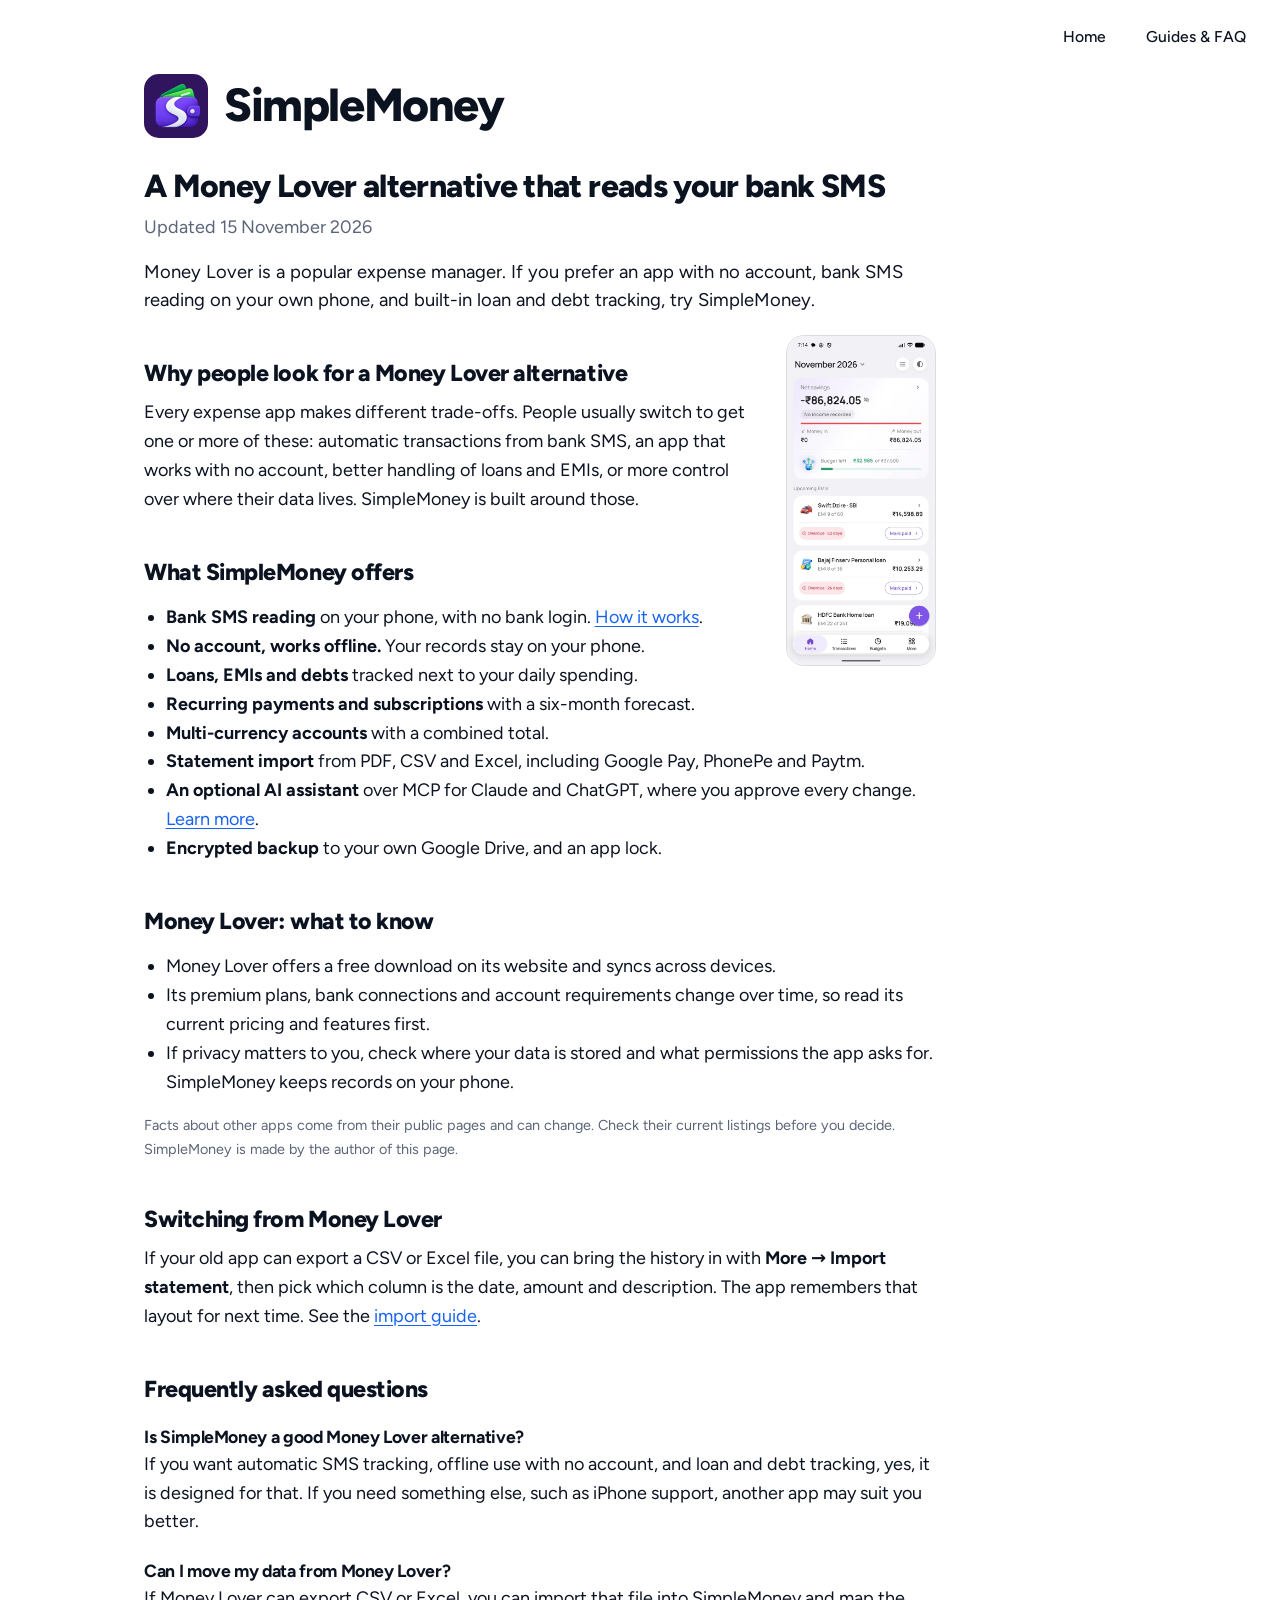
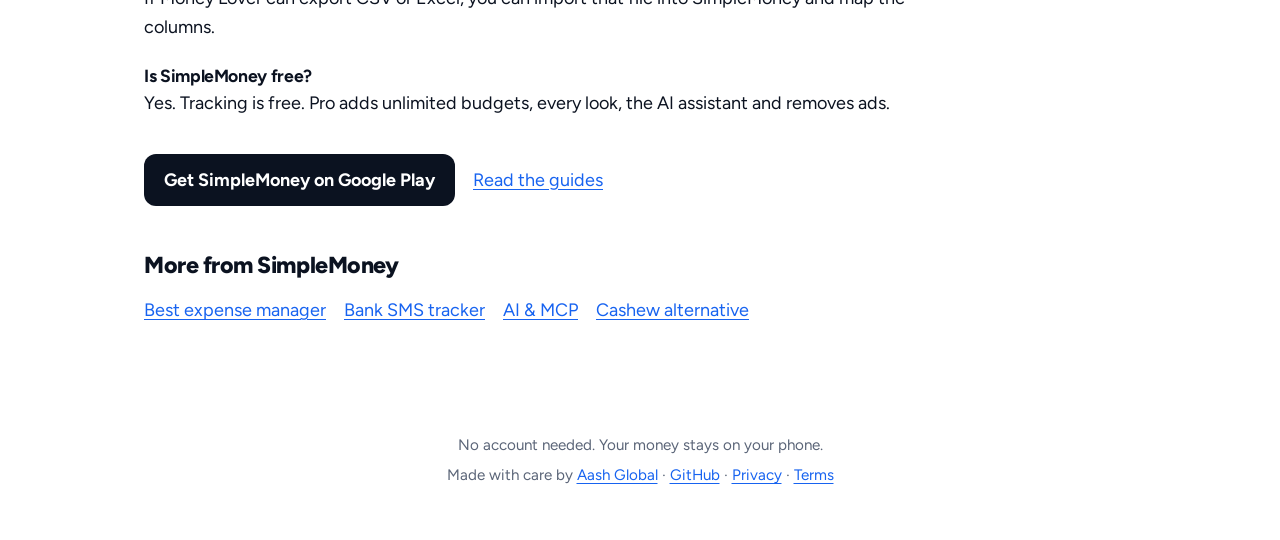
<file: money-lover-alternative.html>
<!doctype html>
<html lang="en">
<head>
<meta charset="utf-8">
<meta name="viewport" content="width=device-width, initial-scale=1">
<title>Best Money Lover Alternative for Android (Offline, Bank SMS) – SimpleMoney</title>
<meta name="description" content="Looking for a Money Lover alternative? SimpleMoney is a free Android expense manager with bank SMS reading, loans, debts, budgets, offline use, no account and an optional AI assistant.">
<link rel="canonical" href="https://simplemoney.aashglobal.in/money-lover-alternative">
<meta name="robots" content="index, follow, max-image-preview:large, max-snippet:-1">
<meta property="og:type" content="article">
<meta property="og:site_name" content="SimpleMoney">
<meta property="og:title" content="Best Money Lover Alternative for Android (Offline, Bank SMS) – SimpleMoney">
<meta property="og:description" content="Looking for a Money Lover alternative? SimpleMoney is a free Android expense manager with bank SMS reading, loans, debts, budgets, offline use, no account and an optional AI assistant.">
<meta property="og:url" content="https://simplemoney.aashglobal.in/money-lover-alternative">
<meta property="og:image" content="https://simplemoney.aashglobal.in/assets/img/preview.png">
<meta name="twitter:card" content="summary_large_image">
<link rel="icon" href="/assets/img/favicon.png">
<link rel="apple-touch-icon" href="/assets/img/apple-touch-icon.png">
<link rel="preload" href="/assets/fonts/figtree.woff2" as="font" type="font/woff2" crossorigin>
<link rel="stylesheet" href="/assets/style.css?v=3">
<script type="application/ld+json">{"@context":"https://schema.org","@type":"WebPage","name":"Best Money Lover Alternative for Android (Offline, Bank SMS) – SimpleMoney","description":"Looking for a Money Lover alternative? SimpleMoney is a free Android expense manager with bank SMS reading, loans, debts, budgets, offline use, no account and an optional AI assistant.","url":"https://simplemoney.aashglobal.in/money-lover-alternative","dateModified":"2026-11-15","inLanguage":"en","isPartOf":{"@type":"WebSite","name":"SimpleMoney","url":"https://simplemoney.aashglobal.in/"},"about":{"@type":"SoftwareApplication","name":"SimpleMoney","url":"https://simplemoney.aashglobal.in/"}}</script>
<script type="application/ld+json">{"@context":"https://schema.org","@type":"BreadcrumbList","itemListElement":[{"@type":"ListItem","position":1,"name":"SimpleMoney","item":"https://simplemoney.aashglobal.in/"},{"@type":"ListItem","position":2,"name":"A Money Lover alternative that reads your bank SMS","item":"https://simplemoney.aashglobal.in/money-lover-alternative"}]}</script>
<script type="application/ld+json">{"@context":"https://schema.org","@type":"FAQPage","mainEntity":[{"@type":"Question","name":"Is SimpleMoney a good Money Lover alternative?","acceptedAnswer":{"@type":"Answer","text":"If you want automatic SMS tracking, offline use with no account, and loan and debt tracking, it is designed for that. If you need something else, such as iPhone support, another app may suit you better."}},{"@type":"Question","name":"Can I move my data from Money Lover?","acceptedAnswer":{"@type":"Answer","text":"If Money Lover can export CSV or Excel, you can import that file into SimpleMoney and map the columns."}},{"@type":"Question","name":"Is SimpleMoney free?","acceptedAnswer":{"@type":"Answer","text":"Yes. Tracking is free. Pro adds unlimited budgets, every look, the AI assistant and removes ads."}}]}</script>
</head>
<body>
<nav class="top">
  <a href="/">Home</a>
  <a href="/guides">Guides &amp; FAQ</a>
</nav>
<main class="page">
  <a class="lockup" href="/">
    <img src="/assets/img/app-icon-512.png" alt="" width="68" height="68">
    <span>SimpleMoney</span>
  </a>
  <article class="prose">
  <h1 class="seo-h1">A Money Lover alternative that reads your bank SMS</h1>
  <p class="date">Updated 15 November 2026</p>
  <p class="lead">Money Lover is a popular expense manager. If you prefer an app with no account, bank SMS reading on your own phone, and built-in loan and debt tracking, try SimpleMoney.</p>
  <img class="seo-shot" src="/assets/app/home-top.webp" alt="SimpleMoney home screen: your month at a glance, with upcoming EMIs" width="270" height="585" loading="lazy">

<h2>Why people look for a Money Lover alternative</h2>
<p>Every expense app makes different trade-offs. People usually switch to get one or more of these: automatic transactions from bank SMS, an app that works with no account, better handling of loans and EMIs, or more control over where their data lives. SimpleMoney is built around those.</p>

<h2>What SimpleMoney offers</h2>
<ul>
<li><b>Bank SMS reading</b> on your phone, with no bank login. <a href="/bank-sms-expense-tracker">How it works</a>.</li>
<li><b>No account, works offline.</b> Your records stay on your phone.</li>
<li><b>Loans, EMIs and debts</b> tracked next to your daily spending.</li>
<li><b>Recurring payments and subscriptions</b> with a six-month forecast.</li>
<li><b>Multi-currency accounts</b> with a combined total.</li>
<li><b>Statement import</b> from PDF, CSV and Excel, including Google Pay, PhonePe and Paytm.</li>
<li><b>An optional AI assistant</b> over MCP for Claude and ChatGPT, where you approve every change. <a href="/ai-expense-tracker">Learn more</a>.</li>
<li><b>Encrypted backup</b> to your own Google Drive, and an app lock.</li>
</ul>

<h2>Money Lover: what to know</h2>
<ul><li>Money Lover offers a free download on its website and syncs across devices.</li><li>Its premium plans, bank connections and account requirements change over time, so read its current pricing and features first.</li><li>If privacy matters to you, check where your data is stored and what permissions the app asks for. SimpleMoney keeps records on your phone.</li></ul>
<p class="note">Facts about other apps come from their public pages and can change. Check their current listings before you decide. SimpleMoney is made by the author of this page.</p>

<h2>Switching from Money Lover</h2>
<p>If your old app can export a CSV or Excel file, you can bring the history in with <b>More → Import statement</b>, then pick which column is the date, amount and description. The app remembers that layout for next time. See the <a href="/guides#import-statement">import guide</a>.</p>

<h2>Frequently asked questions</h2>
<h3>Is SimpleMoney a good Money Lover alternative?</h3>
<p>If you want automatic SMS tracking, offline use with no account, and loan and debt tracking, yes, it is designed for that. If you need something else, such as iPhone support, another app may suit you better.</p>
<h3>Can I move my data from Money Lover?</h3>
<p>If Money Lover can export CSV or Excel, you can import that file into SimpleMoney and map the columns.</p>
<h3>Is SimpleMoney free?</h3>
<p>Yes. Tracking is free. Pro adds unlimited budgets, every look, the AI assistant and removes ads.</p>
<p class="cta"><a class="btn" href="https://play.google.com/store/apps/details?id=com.aash591.SimpleMoney" rel="noopener">Get SimpleMoney on Google Play</a> <a href="/guides">Read the guides</a></p>
  <h2>More from SimpleMoney</h2>
  <ul class="related"><li><a href="/best-expense-manager-app">Best expense manager</a></li><li><a href="/bank-sms-expense-tracker">Bank SMS tracker</a></li><li><a href="/ai-expense-tracker">AI &amp; MCP</a></li><li><a href="/cashew-alternative">Cashew alternative</a></li></ul>
  </article>
</main>
<footer class="foot">
  <p>No account needed. Your money stays on your phone.</p>
  <p>Made with care by <a href="https://aashglobal.in">Aash Global</a> · <a href="https://github.com/aash591/Simple-Money" rel="noopener">GitHub</a> · <a href="/privacy">Privacy</a> · <a href="/terms">Terms</a></p>
</footer>
</body>
</html>
</file>
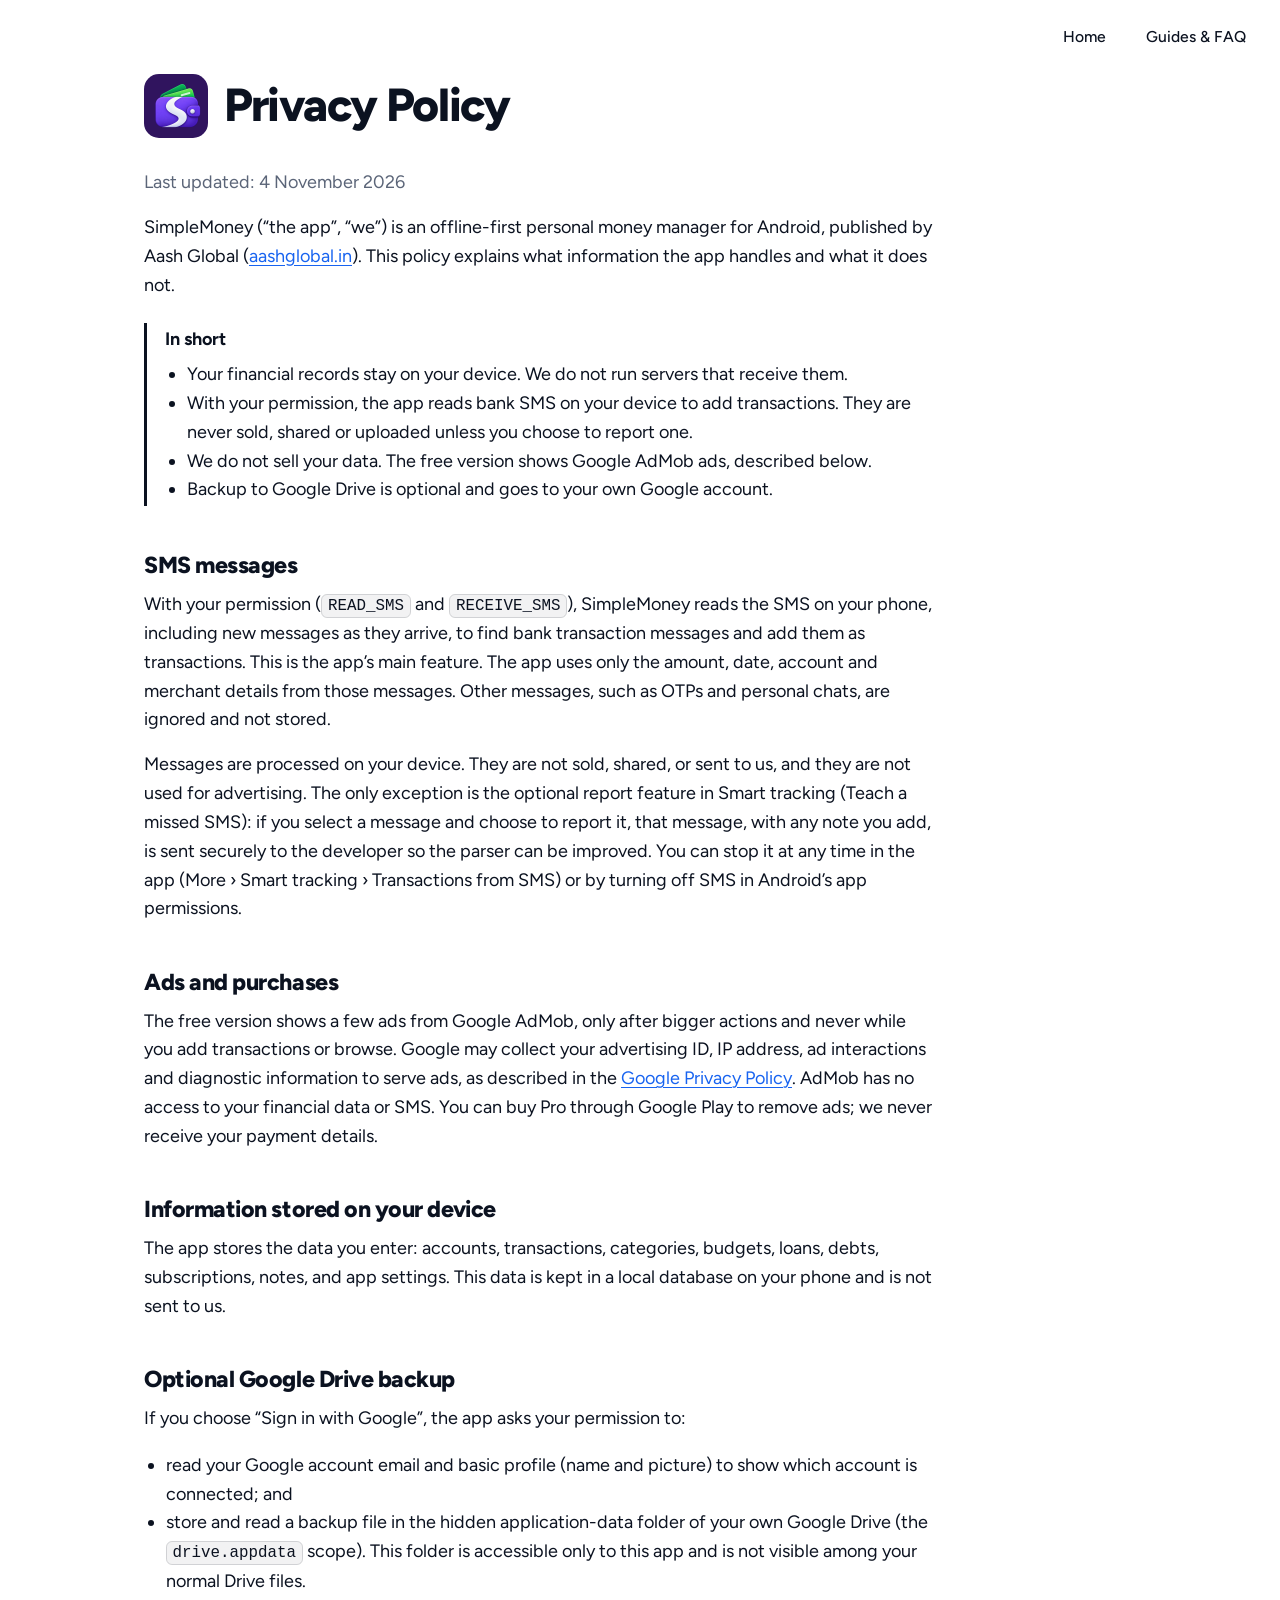
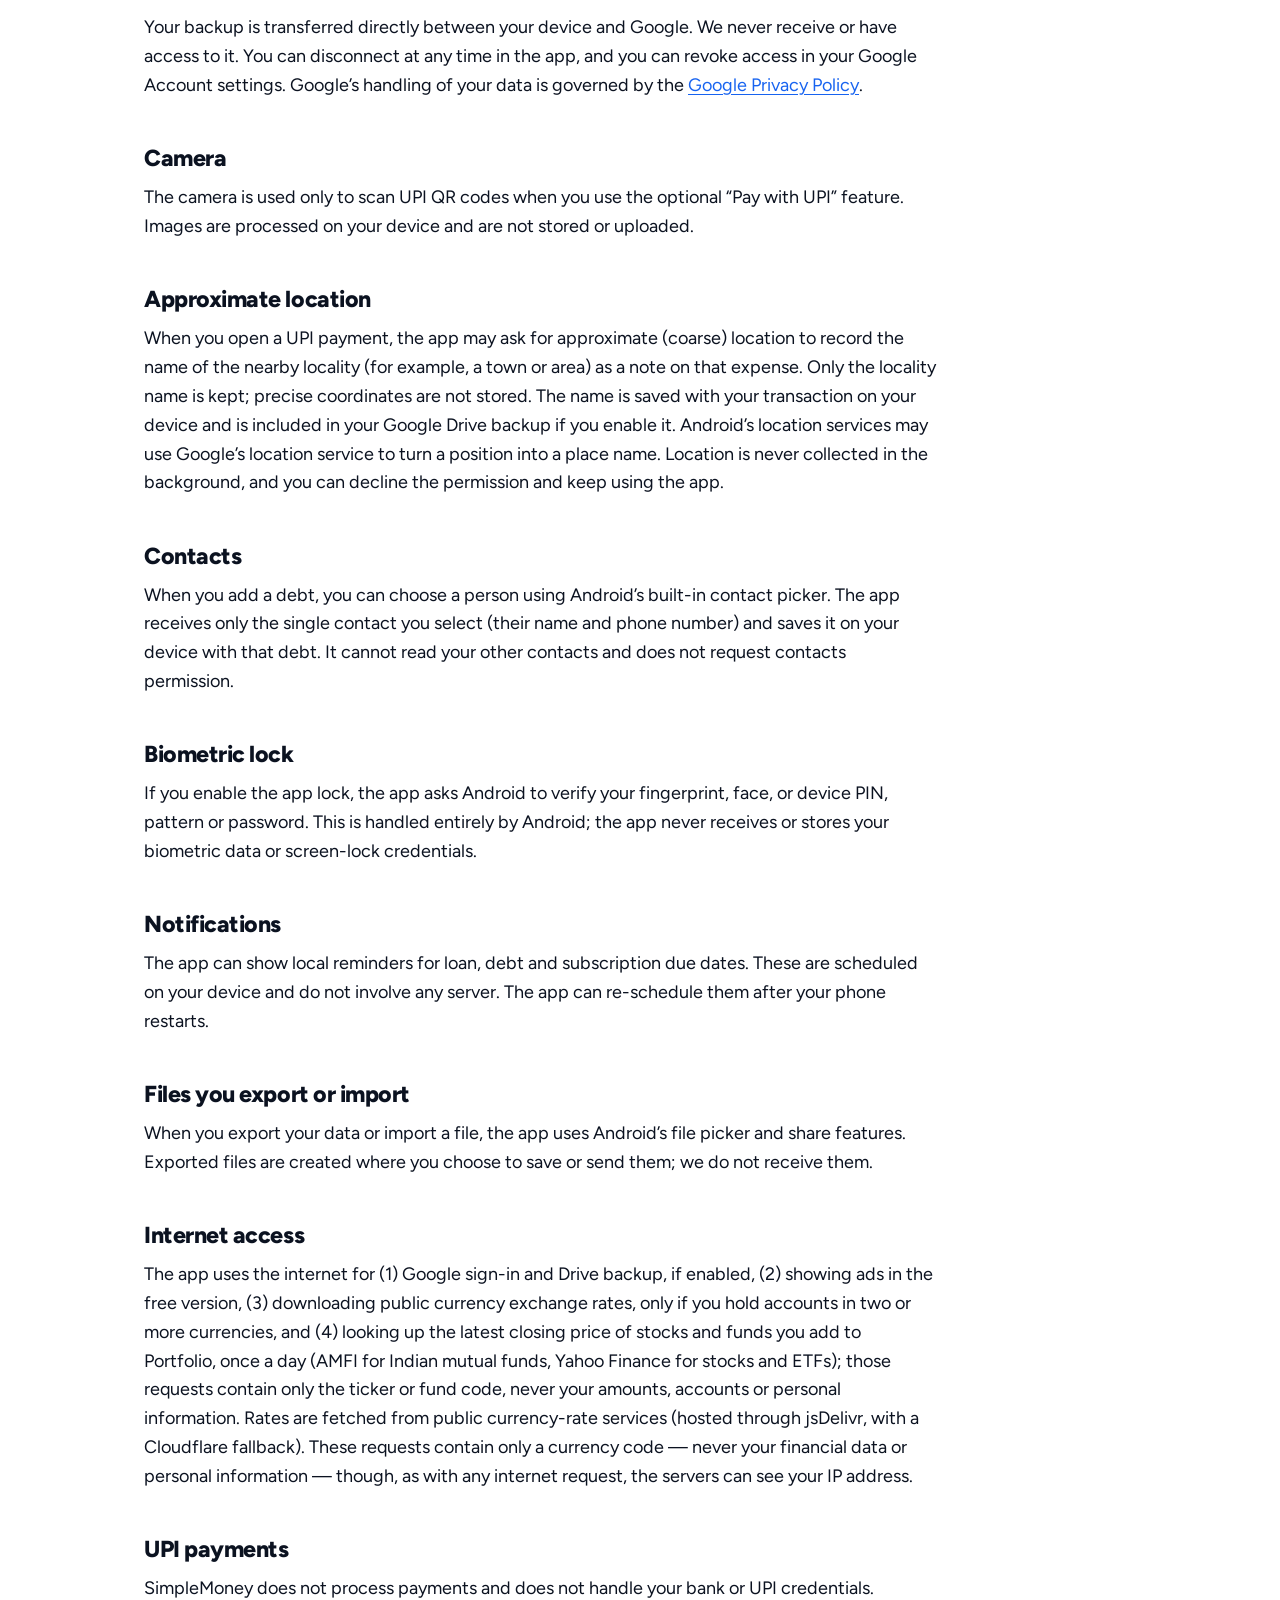
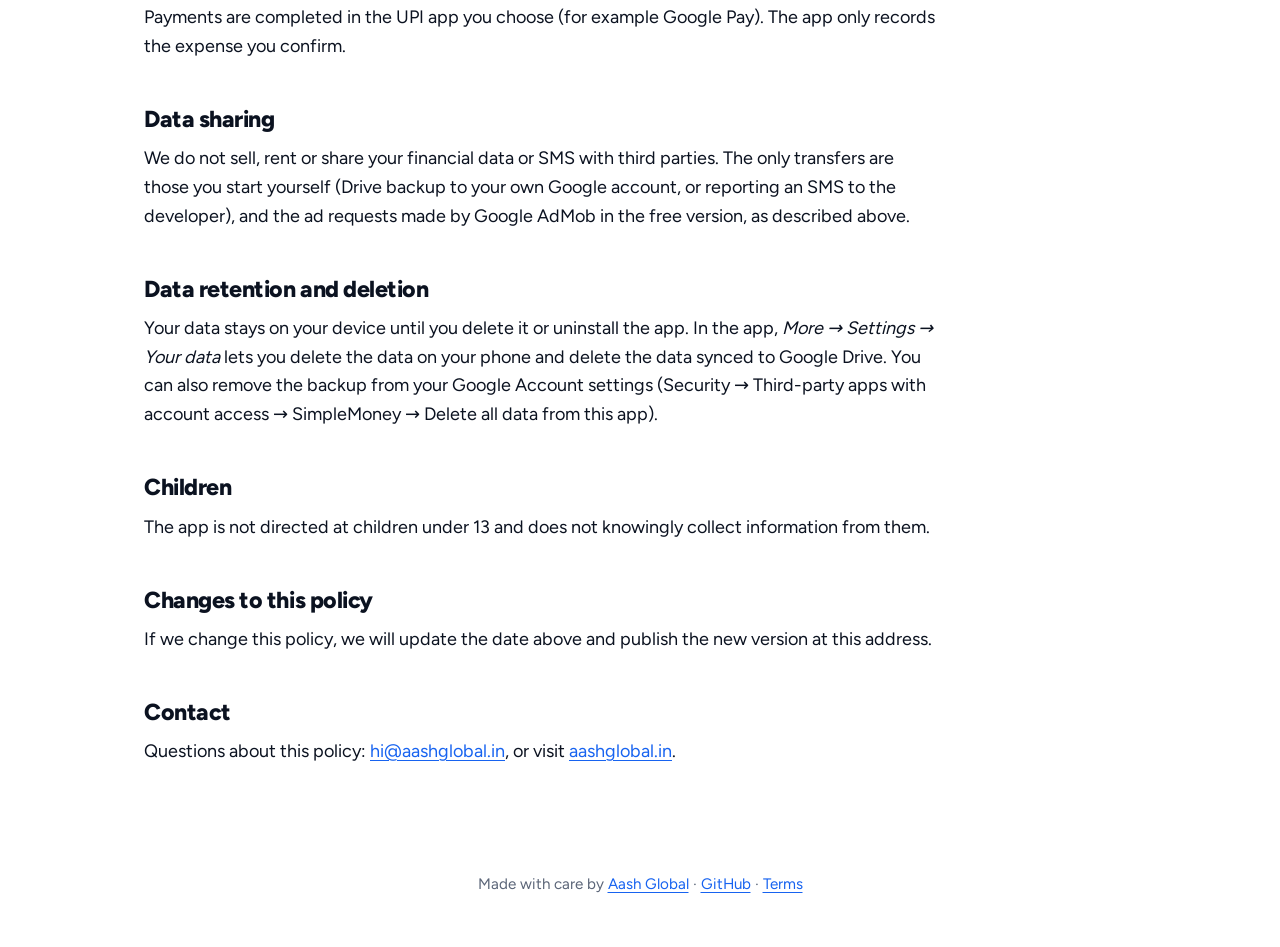
<file: privacy.html>
<!doctype html>
<html lang="en">
<head>
<meta charset="utf-8">
<meta name="viewport" content="width=device-width, initial-scale=1">
<title>Simple Money App Privacy Policy – SimpleMoney</title>
<meta name="description" content="SimpleMoney privacy policy: your financial data and bank SMS stay on your device. Never sold or shared.">
<link rel="canonical" href="https://simplemoney.aashglobal.in/privacy">
<link rel="icon" href="/assets/img/favicon.png">
<link rel="apple-touch-icon" href="/assets/img/apple-touch-icon.png">
<link rel="preload" href="/assets/fonts/figtree.woff2" as="font" type="font/woff2" crossorigin>
<link rel="stylesheet" href="/assets/style.css?v=3">
</head>
<body>
<nav class="top">
  <a href="/">Home</a>
  <a href="/guides">Guides &amp; FAQ</a>
</nav>
<main class="page">
  <a class="lockup" href="/">
    <img src="/assets/img/app-icon-512.png" alt="" width="68" height="68">
    <span>Privacy Policy</span>
  </a>
  <article class="prose">
  <p class="date">Last updated: 4 November 2026</p>

  <p>SimpleMoney (“the app”, “we”) is an offline-first personal money manager for Android, published by Aash Global (<a href="https://aashglobal.in">aashglobal.in</a>). This policy explains what information the app handles and what it does not.</p>

  <div class="short"><strong>In short</strong>
    <ul>
      <li>Your financial records stay on your device. We do not run servers that receive them.</li>
      <li>With your permission, the app reads bank SMS on your device to add transactions. They are never sold, shared or uploaded unless you choose to report one.</li>
      <li>We do not sell your data. The free version shows Google AdMob ads, described below.</li>
      <li>Backup to Google Drive is optional and goes to your own Google account.</li>
    </ul>
  </div>

  <h2>SMS messages</h2>
  <p>With your permission (<code>READ_SMS</code> and <code>RECEIVE_SMS</code>), SimpleMoney reads the SMS on your phone, including new messages as they arrive, to find bank transaction messages and add them as transactions. This is the app’s main feature. The app uses only the amount, date, account and merchant details from those messages. Other messages, such as OTPs and personal chats, are ignored and not stored.</p>
  <p>Messages are processed on your device. They are not sold, shared, or sent to us, and they are not used for advertising. The only exception is the optional report feature in Smart tracking (Teach a missed SMS): if you select a message and choose to report it, that message, with any note you add, is sent securely to the developer so the parser can be improved. You can stop it at any time in the app (More › Smart tracking › Transactions from SMS) or by turning off SMS in Android’s app permissions.</p>

  <h2>Ads and purchases</h2>
  <p>The free version shows a few ads from Google AdMob, only after bigger actions and never while you add transactions or browse. Google may collect your advertising ID, IP address, ad interactions and diagnostic information to serve ads, as described in the <a href="https://policies.google.com/privacy">Google Privacy Policy</a>. AdMob has no access to your financial data or SMS. You can buy Pro through Google Play to remove ads; we never receive your payment details.</p>

  <h2>Information stored on your device</h2>
  <p>The app stores the data you enter: accounts, transactions, categories, budgets, loans, debts, subscriptions, notes, and app settings. This data is kept in a local database on your phone and is not sent to us.</p>

  <h2>Optional Google Drive backup</h2>
  <p>If you choose “Sign in with Google”, the app asks your permission to:</p>
  <ul>
    <li>read your Google account email and basic profile (name and picture) to show which account is connected; and</li>
    <li>store and read a backup file in the hidden application-data folder of your own Google Drive (the <code>drive.appdata</code> scope). This folder is accessible only to this app and is not visible among your normal Drive files.</li>
  </ul>
  <p>Your backup is transferred directly between your device and Google. We never receive or have access to it. You can disconnect at any time in the app, and you can revoke access in your Google Account settings. Google’s handling of your data is governed by the <a href="https://policies.google.com/privacy">Google Privacy Policy</a>.</p>

  <h2>Camera</h2>
  <p>The camera is used only to scan UPI QR codes when you use the optional “Pay with UPI” feature. Images are processed on your device and are not stored or uploaded.</p>

  <h2>Approximate location</h2>
  <p>When you open a UPI payment, the app may ask for approximate (coarse) location to record the name of the nearby locality (for example, a town or area) as a note on that expense. Only the locality name is kept; precise coordinates are not stored. The name is saved with your transaction on your device and is included in your Google Drive backup if you enable it. Android’s location services may use Google’s location service to turn a position into a place name. Location is never collected in the background, and you can decline the permission and keep using the app.</p>

  <h2>Contacts</h2>
  <p>When you add a debt, you can choose a person using Android’s built-in contact picker. The app receives only the single contact you select (their name and phone number) and saves it on your device with that debt. It cannot read your other contacts and does not request contacts permission.</p>

  <h2>Biometric lock</h2>
  <p>If you enable the app lock, the app asks Android to verify your fingerprint, face, or device PIN, pattern or password. This is handled entirely by Android; the app never receives or stores your biometric data or screen-lock credentials.</p>

  <h2>Notifications</h2>
  <p>The app can show local reminders for loan, debt and subscription due dates. These are scheduled on your device and do not involve any server. The app can re-schedule them after your phone restarts.</p>

  <h2>Files you export or import</h2>
  <p>When you export your data or import a file, the app uses Android’s file picker and share features. Exported files are created where you choose to save or send them; we do not receive them.</p>

  <h2>Internet access</h2>
  <p>The app uses the internet for (1) Google sign-in and Drive backup, if enabled, (2) showing ads in the free version, (3) downloading public currency exchange rates, only if you hold accounts in two or more currencies, and (4) looking up the latest closing price of stocks and funds you add to Portfolio, once a day (AMFI for Indian mutual funds, Yahoo Finance for stocks and ETFs); those requests contain only the ticker or fund code, never your amounts, accounts or personal information. Rates are fetched from public currency-rate services (hosted through jsDelivr, with a Cloudflare fallback). These requests contain only a currency code — never your financial data or personal information — though, as with any internet request, the servers can see your IP address.</p>

  <h2>UPI payments</h2>
  <p>SimpleMoney does not process payments and does not handle your bank or UPI credentials. Payments are completed in the UPI app you choose (for example Google Pay). The app only records the expense you confirm.</p>

  <h2>Data sharing</h2>
  <p>We do not sell, rent or share your financial data or SMS with third parties. The only transfers are those you start yourself (Drive backup to your own Google account, or reporting an SMS to the developer), and the ad requests made by Google AdMob in the free version, as described above.</p>

  <h2>Data retention and deletion</h2>
  <p>Your data stays on your device until you delete it or uninstall the app. In the app, <em>More → Settings → Your data</em> lets you delete the data on your phone and delete the data synced to Google Drive. You can also remove the backup from your Google Account settings (Security → Third-party apps with account access → SimpleMoney → Delete all data from this app).</p>

  <h2>Children</h2>
  <p>The app is not directed at children under 13 and does not knowingly collect information from them.</p>

  <h2>Changes to this policy</h2>
  <p>If we change this policy, we will update the date above and publish the new version at this address.</p>

  <h2 id="contact">Contact</h2>
  <p>Questions about this policy: <a href="mailto:hi@aashglobal.in">hi@aashglobal.in</a>, or visit <a href="https://aashglobal.in">aashglobal.in</a>.</p>
</article>
</main>
<footer class="foot">
  <p>Made with care by <a href="https://aashglobal.in">Aash Global</a> · <a href="https://github.com/aash591/Simple-Money" rel="noopener">GitHub</a> · <a href="/terms">Terms</a></p>
</footer>
</body>
</html>
</file>
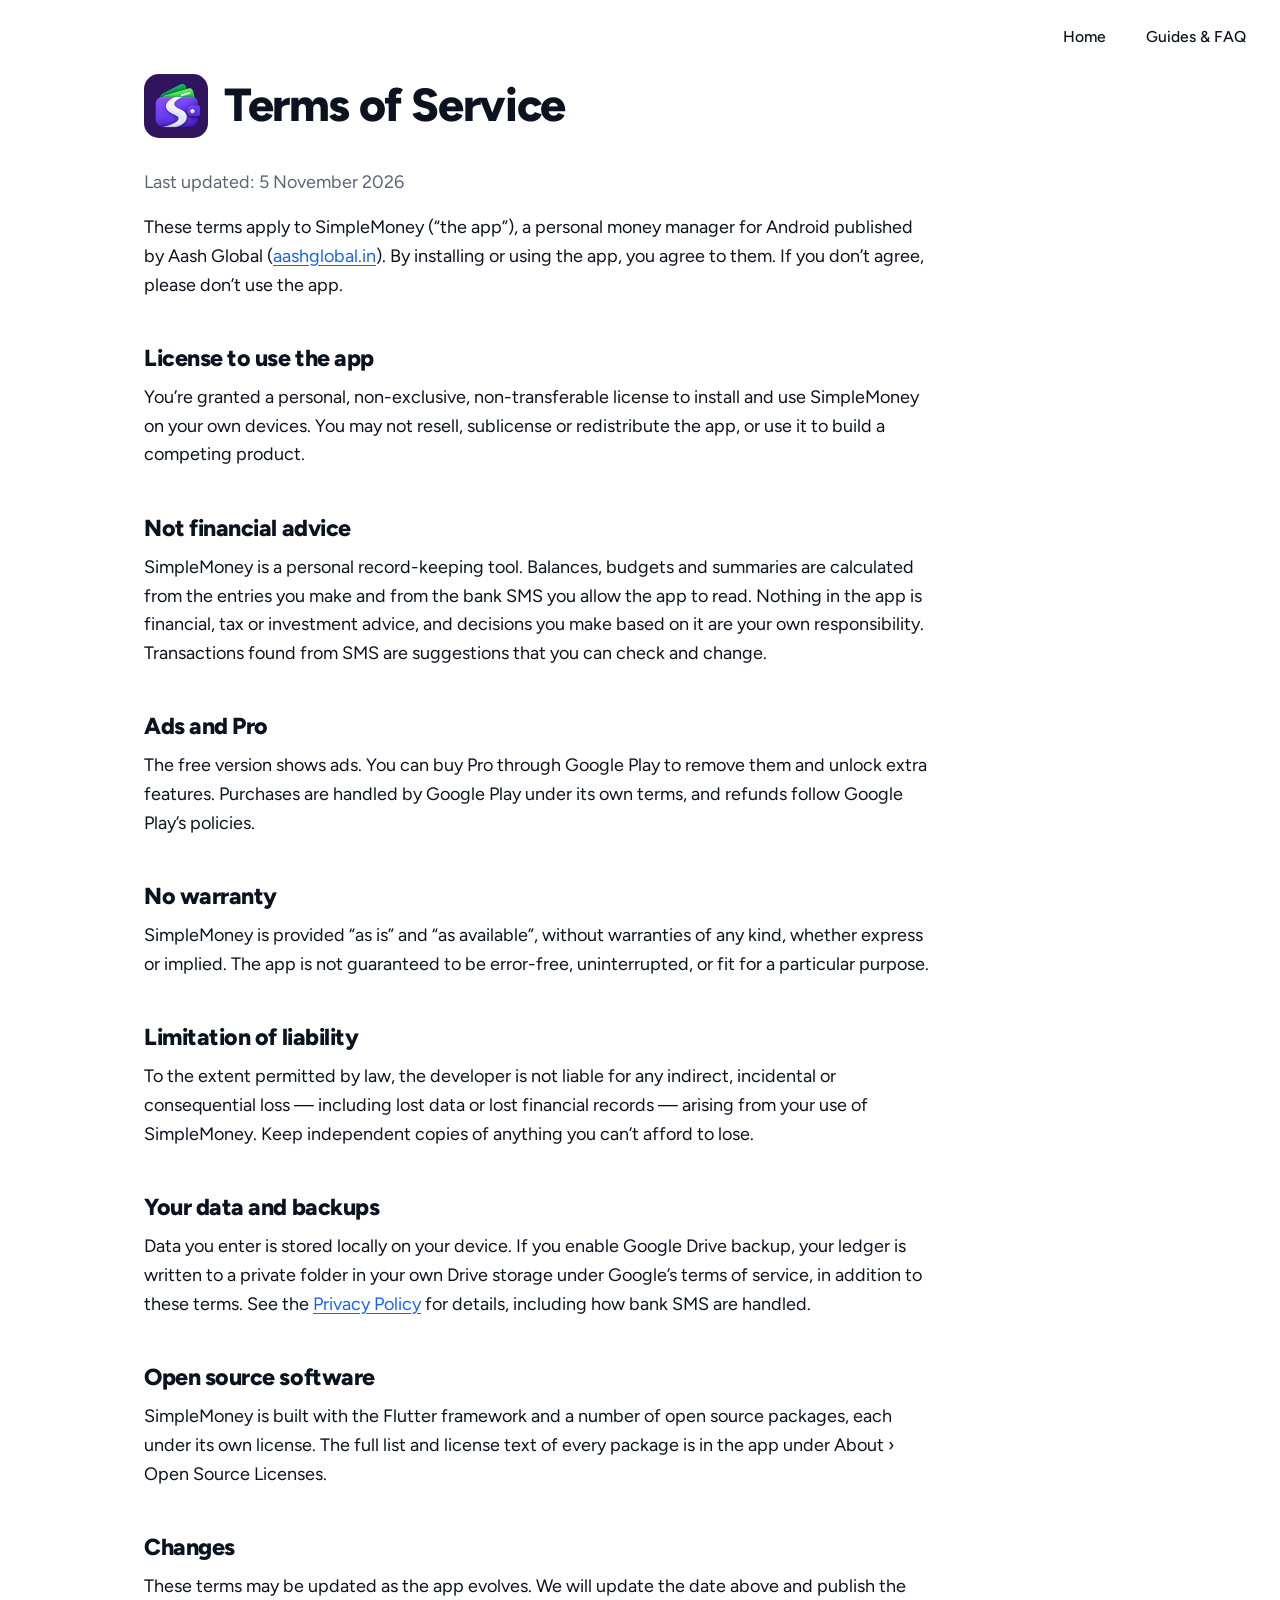
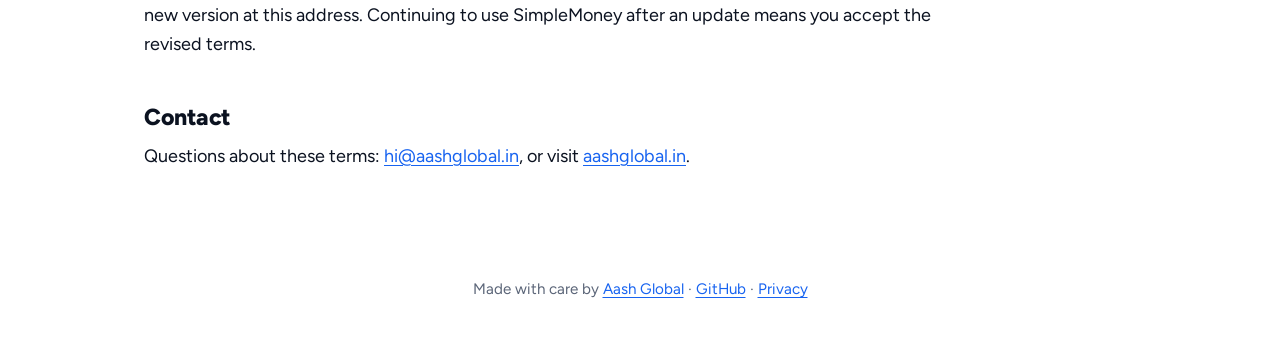
<file: terms.html>
<!doctype html>
<html lang="en">
<head>
<meta charset="utf-8">
<meta name="viewport" content="width=device-width, initial-scale=1">
<title>SimpleMoney – Terms of Service</title>
<meta name="description" content="SimpleMoney terms of service: license, no financial advice, no warranty, your data and backups.">
<link rel="canonical" href="https://simplemoney.aashglobal.in/terms">
<link rel="icon" href="/assets/img/favicon.png">
<link rel="apple-touch-icon" href="/assets/img/apple-touch-icon.png">
<link rel="preload" href="/assets/fonts/figtree.woff2" as="font" type="font/woff2" crossorigin>
<link rel="stylesheet" href="/assets/style.css?v=3">
</head>
<body>
<nav class="top">
  <a href="/">Home</a>
  <a href="/guides">Guides &amp; FAQ</a>
</nav>
<main class="page">
  <a class="lockup" href="/">
    <img src="/assets/img/app-icon-512.png" alt="" width="68" height="68">
    <span>Terms of Service</span>
  </a>
  <article class="prose">
  <p class="date">Last updated: 5 November 2026</p>

  <p>These terms apply to SimpleMoney (“the app”), a personal money manager for Android published by Aash Global (<a href="https://aashglobal.in">aashglobal.in</a>). By installing or using the app, you agree to them. If you don’t agree, please don’t use the app.</p>

  <h2>License to use the app</h2>
  <p>You’re granted a personal, non-exclusive, non-transferable license to install and use SimpleMoney on your own devices. You may not resell, sublicense or redistribute the app, or use it to build a competing product.</p>

  <h2>Not financial advice</h2>
  <p>SimpleMoney is a personal record-keeping tool. Balances, budgets and summaries are calculated from the entries you make and from the bank SMS you allow the app to read. Nothing in the app is financial, tax or investment advice, and decisions you make based on it are your own responsibility. Transactions found from SMS are suggestions that you can check and change.</p>

  <h2>Ads and Pro</h2>
  <p>The free version shows ads. You can buy Pro through Google Play to remove them and unlock extra features. Purchases are handled by Google Play under its own terms, and refunds follow Google Play’s policies.</p>

  <h2>No warranty</h2>
  <p>SimpleMoney is provided “as is” and “as available”, without warranties of any kind, whether express or implied. The app is not guaranteed to be error-free, uninterrupted, or fit for a particular purpose.</p>

  <h2>Limitation of liability</h2>
  <p>To the extent permitted by law, the developer is not liable for any indirect, incidental or consequential loss — including lost data or lost financial records — arising from your use of SimpleMoney. Keep independent copies of anything you can’t afford to lose.</p>

  <h2>Your data and backups</h2>
  <p>Data you enter is stored locally on your device. If you enable Google Drive backup, your ledger is written to a private folder in your own Drive storage under Google’s terms of service, in addition to these terms. See the <a href="/privacy">Privacy Policy</a> for details, including how bank SMS are handled.</p>

  <h2>Open source software</h2>
  <p>SimpleMoney is built with the Flutter framework and a number of open source packages, each under its own license. The full list and license text of every package is in the app under About › Open Source Licenses.</p>

  <h2>Changes</h2>
  <p>These terms may be updated as the app evolves. We will update the date above and publish the new version at this address. Continuing to use SimpleMoney after an update means you accept the revised terms.</p>

  <h2 id="contact">Contact</h2>
  <p>Questions about these terms: <a href="mailto:hi@aashglobal.in">hi@aashglobal.in</a>, or visit <a href="https://aashglobal.in">aashglobal.in</a>.</p>
</article>
</main>
<footer class="foot">
  <p>Made with care by <a href="https://aashglobal.in">Aash Global</a> · <a href="https://github.com/aash591/Simple-Money" rel="noopener">GitHub</a> · <a href="/privacy">Privacy</a></p>
</footer>
</body>
</html>
</file>
<file: assets/style.css>
@font-face {
  font-family: "Figtree";
  src: url("/assets/fonts/figtree.woff2") format("woff2");
  font-weight: 300 900;
  font-display: swap;
}

:root {
  --bg: #ffffff;
  --ink: #0b1220;
  --soft: #5b6578;
  --line: #0b122024;
  --faint: #0b12200d;
  --link: #1763f0;
  --mark: #ffe45c;
  --shadow: 0 50px 60px -30px #1b3a8a45;
}
@media (prefers-color-scheme: dark) {
  :root {
    --bg: #05070b;
    --ink: #eef1f8;
    --soft: #98a2b6;
    --line: #ffffff2e;
    --faint: #ffffff12;
    --link: #78a9ff;
    --mark: #ffe45c55;
    --shadow: 0 40px 80px -20px #2f6bff40;
  }
}

* { box-sizing: border-box; -webkit-tap-highlight-color: transparent; }
html { scroll-behavior: smooth; scroll-padding-top: 24px; overflow-x: clip; }
body {
  margin: 0;
  background: var(--bg);
  color: var(--ink);
  font: 400 18px/1.6 "Figtree", "Avenir Next", "Segoe UI", system-ui, sans-serif;
  -webkit-font-smoothing: antialiased;
  overflow-x: clip;
}
img { max-width: 100%; height: auto; display: block; }
h1, h2, h3, h4 { margin: 0; line-height: 1.1; letter-spacing: -0.02em; }
p { margin: 0 0 0.9em; }
a { color: var(--link); text-decoration: underline; text-underline-offset: 3px; text-decoration-color: currentColor; transition: text-decoration-color 0.2s; }
a:hover { text-decoration-color: transparent; }
::selection { background: var(--mark); }
code { font-family: ui-monospace, SFMono-Regular, Menlo, Monaco, Consolas, monospace; font-size: 0.88em; background: var(--faint); padding: 2px 6px; border-radius: 6px; border: 1px solid var(--line); word-break: break-word; }

/* Top-right links */
.top { position: absolute; top: 18px; right: 22px; z-index: 10; display: flex; align-items: center; gap: 16px; font-size: 0.98rem; }
.top a { color: var(--ink); text-decoration: none; font-weight: 500; padding: 6px 12px; border-radius: 999px; transition: background 0.15s, color 0.15s; }
.top a:hover { background: var(--faint); color: var(--link); }

/* App name lockup */
.lockup { display: flex; align-items: center; gap: 16px; color: var(--ink); text-decoration: none; }
.lockup img { width: 62px; height: 62px; border-radius: 15px; flex-shrink: 0; }
.lockup span { font-size: 2.5rem; font-weight: 800; letter-spacing: -0.03em; }

/* ---------- Landing ---------- */
.landing { min-height: 100vh; display: flex; align-items: center; padding: 90px 6vw 60px; position: relative; }
.landing-in { width: 100%; max-width: 1500px; margin: 0 auto; display: flex; align-items: center; gap: 4vw; }
.pitch { flex: 1 1 52%; min-width: 0; }
.headline { font-size: clamp(2.3rem, 4.7vw, 4.6rem); font-weight: 900; letter-spacing: -0.035em; line-height: 1.02; margin: 42px 0 0; min-height: 3.2em; }
.headline .fixed { white-space: nowrap; }
.headline .typed { display: inline; }
.headline .caret { display: inline-block; width: 4px; height: 0.82em; margin-left: 6px; border-radius: 4px; background: var(--ink); vertical-align: -0.04em; animation: blink 1.1s steps(1) infinite; }
@keyframes blink { 50% { opacity: 0; } }

.links { list-style: none; padding: 0; margin: 26px 0 0 -12px; display: grid; gap: 2px; justify-items: start; }
.links a, .links span.soon { display: flex; align-items: center; gap: 16px; padding: 10px 16px 10px 12px; border-radius: 14px; font-size: 1.45rem; font-weight: 500; color: var(--ink); text-decoration: none; }
.links a:hover { background: var(--faint); }
.links img, .links svg { width: 40px; height: 40px; flex: none; }
.links span.soon { color: var(--soft); }
.links small { font-size: 0.85rem; color: var(--soft); margin-left: -6px; }

.phones { flex: 1 1 48%; position: relative; height: min(78vh, 760px); min-height: 480px; }
.phone { position: absolute; border-radius: 34px; border: 7px solid #0c0d12; background: #0c0d12; overflow: hidden; box-shadow: var(--shadow); }
.phone img { width: 100%; height: 100%; object-fit: cover; object-position: top; }
.phone.back { height: 82%; aspect-ratio: 554 / 1184; left: 4%; top: 12%; transform: rotate(-5deg); }
.phone.front { height: 96%; aspect-ratio: 554 / 1184; left: 34%; top: 0; transform: rotate(2deg); }

/* Promo carousel */
.reel { overflow: hidden; padding: 30px 0 70px; }
.reel-track { display: flex; gap: 36px; width: max-content; animation: slide 60s linear infinite; }
.reel:hover .reel-track { animation-play-state: paused; }
.reel img { width: min(300px, 58vw); height: auto; aspect-ratio: 540 / 1200; border-radius: 30px; border: 6px solid #0c0d12; background: #0c0d12; box-sizing: border-box; }
@keyframes slide { to { transform: translateX(calc(-50% - 18px)); } }

.foot { text-align: center; padding: 10px 20px 46px; color: var(--soft); font-size: 0.95rem; }
.foot p { margin: 0 0 6px; }

/* ---------- Document pages (guides, privacy) ---------- */
.page { max-width: 1040px; margin: 0 auto; padding: 74px 24px 80px; }
.page .lockup span { font-size: clamp(1.8rem, 4.5vw, 2.9rem); line-height: 1.15; }
.page .lockup img { width: 64px; height: 64px; border-radius: 15px; }
.intro { font-size: 1.15rem; color: var(--soft); max-width: 44em; margin: 20px 0 0; line-height: 1.55; }

.chips { display: flex; flex-wrap: wrap; gap: 10px; justify-content: flex-end; margin: 26px 0 16px; }
.chips a { border: 1.5px solid var(--ink); color: var(--ink); border-radius: 12px; padding: 6px 16px; text-decoration: none; font-size: 0.95rem; font-weight: 500; transition: background 0.15s, color 0.15s; }
.chips a:hover { background: var(--ink); color: var(--bg); }

.search { width: 100%; font: inherit; font-size: 16px; color: var(--ink); background: var(--faint); border: 1.5px solid var(--line); border-radius: 12px; padding: 12px 16px; outline: none; transition: border-color 0.15s, box-shadow 0.15s; }
.search:focus { border-color: var(--link); box-shadow: 0 0 0 3px color-mix(in srgb, var(--link) 20%, transparent); }
.search::placeholder { color: var(--soft); }
.none { color: var(--soft); padding: 26px 0; display: none; }

.group { margin-top: 46px; }
.group > h2 { font-size: 2rem; font-weight: 800; padding-bottom: 18px; border-bottom: 1.5px solid var(--line); }

details { border-bottom: 1.5px solid var(--line); }
summary { list-style: none; cursor: pointer; padding: 18px 4px 18px 34px; font-size: 1.25rem; font-weight: 700; position: relative; -webkit-tap-highlight-color: transparent; border-radius: 8px; transition: background 0.12s; }
summary::-webkit-details-marker { display: none; }
summary::before { content: ""; position: absolute; left: 12px; top: 26px; border: 6px solid transparent; border-left: 8px solid var(--ink); border-right: 0; transform: translateY(-50%); transition: transform 0.2s; }
details[open] > summary::before { transform: translateY(-50%) rotate(90deg); }
summary:hover { background: var(--faint); }
.body { padding: 4px 4px 34px 34px; max-width: 100%; }
.body > p, .body > ul, .body > ol { max-width: 43em; }
.body h4 { font-size: 0.82rem; font-weight: 700; letter-spacing: 0.09em; text-transform: uppercase; color: var(--soft); margin: 22px 0 6px; }
.body h4:first-child { margin-top: 0; }
.body ul, .body ol { padding-left: 1.2em; margin: 0 0 0.9em; }
.body li { margin: 0.3em 0; }
.path { font-weight: 700; white-space: nowrap; }
mark { background: var(--mark); color: inherit; border-radius: 3px; }

/* Tutorial strip: numbered screenshots */
.strip { display: flex; flex-wrap: wrap; gap: 30px 22px; padding: 14px 0 22px; margin: 6px 0 4px; counter-reset: step; }
.strip figure { flex: 0 0 216px; margin: 0; counter-increment: step; min-width: 0; }
.strip img { border-radius: 20px; border: 5px solid #0c0d12; background: #0c0d12; width: 100%; height: auto; }
.strip figcaption .path { white-space: normal; }
.strip figcaption { font-size: 0.95rem; line-height: 1.4; margin-top: 12px; padding-left: 30px; position: relative; }
.strip figcaption::before { content: counter(step); position: absolute; left: 0; top: 0; width: 22px; height: 22px; border-radius: 50%; background: var(--ink); color: var(--bg); font-size: 0.78rem; font-weight: 800; display: grid; place-items: center; }
.strip.plain figcaption { padding-left: 0; color: var(--soft); }
.strip.plain figcaption::before { display: none; }

/* Privacy prose */
.prose { max-width: 44em; margin-top: 30px; }
.prose h2 { font-size: 1.45rem; font-weight: 800; margin: 2em 0 0.5em; }
.prose .date { color: var(--soft); }
.prose ul { padding-left: 1.2em; }
.prose .short { border-left: 3px solid var(--ink); padding: 2px 0 2px 18px; margin: 24px 0; }
.prose .short ul { margin: 6px 0 0; }

@media (max-width: 860px) {
  body { font-size: 16.5px; }
  .top {
    position: sticky;
    top: 0;
    left: 0;
    right: 0;
    z-index: 30;
    display: flex;
    justify-content: space-between;
    align-items: center;
    gap: 10px;
    padding: 10px 18px;
    background: color-mix(in srgb, var(--bg) 88%, transparent);
    backdrop-filter: blur(14px);
    -webkit-backdrop-filter: blur(14px);
    border-bottom: 1px solid var(--line);
    margin: 0;
  }
  .top a {
    font-size: 0.88rem;
    font-weight: 600;
    padding: 6px 14px;
    border-radius: 999px;
    background: var(--faint);
    color: var(--ink);
    border: 1px solid var(--line);
  }
  .top a:first-child::before { content: "← "; opacity: 0.7; }
  .top a:active { background: var(--line); }

  .landing { padding: 40px 18px 30px; }
  .landing-in { flex-direction: column; align-items: stretch; gap: 32px; }
  .lockup span { font-size: clamp(1.4rem, 6vw, 1.9rem); }
  .lockup img { width: 44px; height: 44px; border-radius: 11px; }
  .headline { margin-top: 24px; min-height: 0; font-size: clamp(1.8rem, 7vw, 2.8rem); }
  .links a, .links span.soon { font-size: 1.15rem; }
  .links img, .links svg { width: 32px; height: 32px; }
  .phones { height: 420px; min-height: 0; flex: none; }
  .phone.back { left: 4%; }
  .phone.front { left: 34%; }

  .page { padding: 28px 18px 56px; }
  .page .lockup { gap: 12px; }
  .page .lockup span { font-size: clamp(1.4rem, 6vw, 2rem); }
  .page .lockup img { width: 46px; height: 46px; border-radius: 12px; }
  .intro { font-size: 1.02rem; margin-top: 14px; line-height: 1.5; }

  .chips {
    display: flex;
    flex-wrap: nowrap;
    overflow-x: auto;
    -webkit-overflow-scrolling: touch;
    gap: 8px;
    margin: 18px -18px 14px;
    padding: 4px 18px 10px;
    scrollbar-width: none;
    justify-content: flex-start;
  }
  .chips::-webkit-scrollbar { display: none; }
  .chips a {
    flex-shrink: 0;
    white-space: nowrap;
    font-size: 0.88rem;
    padding: 6px 14px;
    border-radius: 999px;
    border: 1px solid var(--line);
    background: var(--faint);
  }
  .chips a:active {
    background: var(--ink);
    color: var(--bg);
  }

  .group { margin-top: 36px; }
  .group > h2 { font-size: 1.55rem; padding-bottom: 14px; }
  summary { font-size: 1.08rem; padding: 15px 4px 15px 28px; line-height: 1.35; }
  summary::before { left: 8px; top: 22px; }
  .body { padding: 2px 2px 24px 2px; font-size: 0.98rem; }

  .strip {
    flex-wrap: nowrap;
    overflow-x: auto;
    scroll-snap-type: x proximity;
    -webkit-overflow-scrolling: touch;
    scrollbar-width: thin;
    scrollbar-color: var(--line) transparent;
    margin: 8px -18px 8px;
    padding: 8px 18px 16px;
    gap: 14px;
  }
  .strip figure { flex: 0 0 min(210px, 64vw); scroll-snap-align: start; }
  .strip img { border-radius: 18px; border-width: 4px; }
  .strip figcaption { font-size: 0.88rem; line-height: 1.35; margin-top: 10px; padding-left: 26px; }
  .strip figcaption::before { width: 20px; height: 20px; font-size: 0.72rem; }
}

@media (prefers-reduced-motion: reduce) {
  html { scroll-behavior: auto; }
  .reel-track { animation: none; }
  .reel { overflow-x: auto; scrollbar-width: none; }
  .headline .caret { animation: none; }
}

.footnote { display: block; font-size: 0.88rem; line-height: 1.5; color: var(--soft); border-top: 1px solid var(--line); padding-top: 12px; margin-top: 6px; }
.footnote sup, .body sup a { font-weight: 700; }

/* SEO landing pages */
.seo-h1 { font-size: 2rem; font-weight: 800; letter-spacing: -0.02em; line-height: 1.15; margin: 0 0 8px; }
.prose h3 { font-size: 1.1rem; font-weight: 700; margin: 1.4em 0 0.2em; }
.prose .lead { font-size: 1.15rem; line-height: 1.55; }
.prose .note { color: var(--soft); font-size: 0.9rem; }
.prose .cta { margin: 2em 0; display: flex; flex-wrap: wrap; gap: 18px; align-items: center; }
.prose .btn { background: var(--ink); color: var(--bg, #fff); padding: 12px 20px; border-radius: 12px; font-weight: 700; text-decoration: none; display: inline-flex; align-items: center; justify-content: center; }
.prose .seo-shot { float: right; width: 150px; height: auto; margin: 4px 0 12px 20px; border-radius: 18px; border: 1px solid var(--line); }
.prose .related { list-style: none; padding: 0; display: flex; flex-wrap: wrap; gap: 8px 18px; }

@media (max-width: 760px) {
  .seo-h1 { font-size: 1.65rem; line-height: 1.2; }
  .prose .lead { font-size: 1.05rem; }
  .prose .seo-shot {
    float: none;
    display: block;
    width: min(220px, 65vw);
    height: auto;
    margin: 20px auto;
    border-radius: 20px;
    border: 5px solid #0c0d12;
    box-shadow: 0 16px 36px -12px rgba(0, 0, 0, 0.25);
  }
  .prose .cta {
    flex-direction: column;
    align-items: stretch;
    gap: 12px;
  }
  .prose .btn {
    text-align: center;
    padding: 13px 20px;
  }
}

.seo-about { max-width: 46em; margin: 48px auto 0; padding: 20px 20px 0; border-top: 1px solid var(--line); font-size: 0.95rem; color: var(--soft); box-sizing: border-box; }
.seo-about h2 { font-size: 1.15rem; margin: 0 0 6px; color: var(--ink); font-weight: 800; }
.seo-about h3 { font-size: 0.95rem; margin: 18px 0 4px; color: var(--ink); font-weight: 700; }
.seo-about p { line-height: 1.55; margin: 0 0 10px; }
.seo-about ul { padding: 0; list-style: none; display: flex; flex-wrap: wrap; gap: 4px 16px; }
.seo-about summary { font-size: 0.95rem; cursor: pointer; font-weight: 600; padding: 6px 0; }
.seo-about details p { margin: 2px 0 10px; color: var(--soft); }
</file>
<file: assets/home.css>
/* Home page. Loaded after style.css; everything is scoped under body.home.
   Look: a paper ledger. Warm paper, ink, serif headlines, mono numbers, one stamp-red accent. */
body.home {
  --bg: #f7f5ff; --page: #f7f5ff; --paper: #ffffff; --ink: #17112e; --soft: #5d5877; --line: #17112e1f;
  --accent: #6a42f0; --good: #1c9a63; --hl: #d9ccff; --shadow: 0 30px 50px -28px #3b1fb066;
  --serif: "Figtree", "Avenir Next", "Segoe UI", system-ui, sans-serif;
  --mono: ui-monospace, "SF Mono", Menlo, Consolas, monospace;
  --frame: #17112e; --deep: linear-gradient(160deg, #3a2394 0%, #1d1052 55%, #120a38 100%);
  background: var(--bg); color: var(--ink);
}
@media (prefers-color-scheme: dark) {
  body.home {
    --bg: #0e0b1f; --page: #0e0b1f; --paper: #161230; --ink: #f1eeff; --soft: #aaa3c9; --line: #f1eeff2e;
    --accent: #9a82ff; --hl: #6a42f066; --shadow: 0 30px 50px -30px #000; --frame: #2a2450;
  }
}
.home .wrap { width: min(1140px, 100% - 44px); margin-inline: auto; }
.home h1, .home h2 { font-family: var(--serif); font-weight: 800; letter-spacing: -0.035em; line-height: 1.06; }
.home a { text-underline-offset: 3px; }

/* Reveal on scroll (only when JS is running) */
.js .rv { opacity: 0; transform: translateY(18px); transition: opacity .7s ease var(--d, 0s), transform .7s cubic-bezier(.2,.7,.2,1) var(--d, 0s); }
.js .rv.in { opacity: 1; transform: none; }

/* Header */
.home .bar { position: sticky; top: 0; z-index: 50; background: color-mix(in srgb, var(--bg) 88%, transparent); backdrop-filter: blur(12px); -webkit-backdrop-filter: blur(12px); border-bottom: 1px solid transparent; transition: border-color .2s; }
.home .bar.scrolled { border-bottom-color: var(--line); }
.home .bar .wrap { display: flex; align-items: center; justify-content: space-between; height: 64px; }
.home .brand { display: flex; align-items: center; gap: 10px; font-family: var(--serif); font-weight: 800; letter-spacing: -0.02em; font-size: 1.25rem; color: var(--ink); text-decoration: none; }
.home .brand img { width: 32px; height: 32px; border-radius: 8px; }
.home .menu { display: flex; align-items: center; gap: 26px; font-size: .97rem; }
.home .menu a { color: var(--ink); text-decoration: none; font-weight: 500; background: linear-gradient(var(--accent), var(--accent)) 0 100% / 0 2px no-repeat; transition: background-size .25s; padding-bottom: 2px; }
.home .menu a:hover { background-size: 100% 2px; }
.home .menu .btn-sm { background: var(--ink); color: var(--bg); padding: 8px 16px; border-radius: 8px; font-weight: 700; background-image: none; transition: transform .15s; }
.home .menu .btn-sm:hover { transform: translateY(-1px); }

.home .menu-toggle { display: none; background: none; border: 0; cursor: pointer; flex-direction: column; justify-content: center; align-items: center; gap: 5px; width: 42px; height: 42px; margin-right: -8px; color: var(--ink); }
.home .menu-toggle:focus-visible { outline: 2px solid var(--accent); border-radius: 8px; }
.home .menu-toggle .bar-line { display: block; width: 20px; height: 2px; background: currentColor; border-radius: 2px; transition: transform .2s, opacity .2s; }
.home .bar.menu-open .menu-toggle .bar-line:nth-child(1) { transform: translateY(7px) rotate(45deg); }
.home .bar.menu-open .menu-toggle .bar-line:nth-child(2) { opacity: 0; }
.home .bar.menu-open .menu-toggle .bar-line:nth-child(3) { transform: translateY(-7px) rotate(-45deg); }

/* Buttons */
.home .btn { display: inline-flex; align-items: center; gap: 12px; text-decoration: none; font-weight: 700; border-radius: 10px; padding: 13px 22px; font-size: 1.02rem; transition: transform .15s, box-shadow .15s; }
.home .btn:hover { transform: translateY(-2px); }
.home .btn-play { background: var(--ink); color: var(--bg); box-shadow: 4px 4px 0 #6a42f0; }
.home .btn-play:hover { box-shadow: 6px 6px 0 #6a42f0; }
.home .hero .btn-play { box-shadow: 4px 4px 0 #8b6bff; }
.home .hero .btn-play:hover { box-shadow: 6px 6px 0 #8b6bff; }
.home .btn-play svg { width: 26px; height: 26px; flex: none; }
.home .btn-play small { display: block; font-size: .66rem; font-weight: 600; letter-spacing: .08em; text-transform: uppercase; opacity: .75; line-height: 1; margin-bottom: 3px; }
.home .btn-play span { display: block; line-height: 1; font-size: 1.12rem; }
.home .btn-ghost { color: var(--ink); border: 1.5px solid var(--ink); }
.home .btn-ghost:hover { background: var(--ink); color: var(--bg); }

/* Section heads */
.home .eyebrow { font-family: var(--mono); font-size: .8rem; letter-spacing: .08em; text-transform: uppercase; color: var(--soft); display: flex; align-items: center; gap: 10px; }
.home .eyebrow i { font-style: normal; color: var(--accent); font-weight: 700; }
.home .eyebrow::after { content: ""; height: 1px; width: 56px; background: var(--line); }
.home .sec-head h2, .home .ways h2, .home .tour h2, .home .compare h2, .home .faq h2 { font-size: clamp(1.9rem, 3.6vw, 2.9rem); margin: 12px 0 0; max-width: 20em; }
.home .sub { color: var(--soft); font-size: 1.08rem; margin: 10px 0 28px; max-width: 38em; }

/* Hero */
.home .hero { position: relative; overflow: hidden; padding: 56px 0 84px; background: var(--deep); color: #fff; --ink: #fff; --soft: #cfc6f5; --accent: #b8a6ff; --hl: #7b57ff; --line: #ffffff2e; --bg: #1a0f4d; --frame: #0c0724; }
.home .hero::before { content: ""; position: absolute; right: -8%; top: -30%; width: 60vw; height: 60vw; max-width: 780px; max-height: 780px; background: radial-gradient(closest-side, #8b6bff55, transparent); pointer-events: none; }
.home .hero::after { content: ""; position: absolute; left: 0; right: 0; bottom: 0; height: 14px; background: radial-gradient(circle at 12px 14px, var(--page) 9px, transparent 9.5px) 0 0 / 24px 14px repeat-x; }
.home .hero .wrap { position: relative; z-index: 1; }
.home .hero .wrap { display: grid; grid-template-columns: 1.15fr .85fr; gap: 40px; align-items: center; }
.home .kicker { font-family: var(--mono); font-size: .82rem; letter-spacing: .08em; text-transform: uppercase; color: var(--accent); margin: 0 0 16px; font-weight: 700; }
.home .hero h1 { font-size: clamp(2.4rem, 4.7vw, 4.2rem); line-height: 1.04; margin: 0; }
.home .mk { background: linear-gradient(var(--hl), var(--hl)) 0 88% / 0 .42em no-repeat; transition: background-size .9s cubic-bezier(.6,0,.2,1) .5s; white-space: nowrap; }
.home .rv.in .mk, .home .no-js .mk, html:not(.js) .home .mk { background-size: 100% .42em; }
.home .lead { font-size: clamp(1.02rem, 1.5vw, 1.2rem); color: var(--soft); max-width: 31em; margin: 22px 0 0; line-height: 1.6; }
.home .cta-row { display: flex; flex-wrap: wrap; gap: 14px; margin-top: 28px; }
.home .hero-proof { list-style: none; padding: 0; margin: 26px 0 0; display: flex; flex-wrap: wrap; gap: 6px 18px; font-family: var(--mono); font-size: .8rem; color: var(--soft); }
.home .hero-proof li::before { content: "+ "; color: #7ff0b4; font-weight: 700; }

.home .stage { position: relative; height: min(600px, 70vw); min-height: 440px; }
.home .stage .sheet { position: absolute; inset: 6% 2% 2% 8%; border: 1.5px solid #ffffff33; border-radius: 22px; transform: rotate(3deg); background: repeating-linear-gradient(transparent 0 33px, #ffffff14 33px 34px), #ffffff0d; }
.home .stage .phone { position: absolute; border-radius: 30px; border: 6px solid var(--frame); background: var(--frame); overflow: hidden; box-shadow: var(--shadow); animation: bob 7s ease-in-out infinite; }
.home .stage .phone img { width: 100%; height: 100%; object-fit: cover; object-position: top; }
.home .stage .a { height: 82%; aspect-ratio: 540/1170; left: 4%; top: 16%; transform: rotate(-5deg); animation-delay: -3s; }
.home .stage .b { height: 96%; aspect-ratio: 540/1170; left: 36%; top: 0; transform: rotate(3deg); }
.home .stage .n1 { position: absolute; left: 0; bottom: 2%; font-family: var(--mono); font-size: .76rem; line-height: 1.35; color: #17112e; background: #ffd84d; padding: 8px 12px; transform: rotate(-4deg); box-shadow: 2px 3px 0 #0002; }

@keyframes bob { 50% { translate: 0 -8px; } }

/* How it works: SMS -> reader -> ledger entry */
.home .flow { padding: 72px 0; border-block: 1px solid var(--line); background: var(--paper); }
.home .flow-grid { display: grid; grid-template-columns: 1fr 56px 1fr 56px 1fr; align-items: center; margin-top: 40px; }
.home .f-card { background: var(--bg); border: 1.5px solid var(--ink); border-radius: 10px; padding: 18px; min-height: 148px; position: relative; box-shadow: 5px 5px 0 var(--line); transition: opacity .4s, transform .4s; }
.home .sms-from { font-family: var(--mono); font-size: .74rem; color: var(--soft); display: flex; justify-content: space-between; margin-bottom: 8px; }
.home .sms p { margin: 0; font-size: .98rem; line-height: 1.55; }
.home .sms mark { color: inherit; background: linear-gradient(var(--hl), var(--hl)) 0 100% / 0 100% no-repeat; transition: background-size .5s ease; padding: 0 2px; font-family: var(--mono); font-size: .9em; }
.home .flow[data-step="1"] .sms mark, .home .flow[data-step="2"] .sms mark { background-size: 100% 100%; }
.home .flow[data-step="1"] .sms mark:nth-of-type(2), .home .flow[data-step="2"] .sms mark:nth-of-type(2) { transition-delay: .25s; }
.home .flow[data-step="1"] .sms mark:nth-of-type(3), .home .flow[data-step="2"] .sms mark:nth-of-type(3) { transition-delay: .5s; }

.home .reader { display: flex; flex-direction: column; justify-content: center; gap: 6px; overflow: hidden; }
.home .reader b { font-family: var(--serif); font-size: 1.15rem; }
.home .reader span { color: var(--soft); font-size: .92rem; line-height: 1.45; }
.home .scan { position: absolute; left: 0; right: 0; top: 0; height: 2px; background: var(--accent); box-shadow: 0 0 14px 2px var(--accent); opacity: 0; }
.home .flow[data-step="1"] .scan { opacity: 1; animation: scan 1.6s ease-in-out infinite; }
@keyframes scan { 0% { top: 0; } 50% { top: calc(100% - 2px); } 100% { top: 0; } }

.home .f-link { height: 2px; background: repeating-linear-gradient(90deg, var(--ink) 0 6px, transparent 6px 12px); position: relative; opacity: .5; }
.home .f-link .dot { position: absolute; top: -4px; left: 0; width: 10px; height: 10px; border-radius: 50%; background: var(--accent); opacity: 0; }
.home .flow[data-step="1"] .f-link.l1 .dot { animation: travel 1s ease-in-out infinite; }
.home .flow[data-step="2"] .f-link.l2 .dot { animation: travel 1s ease-in-out infinite; }
@keyframes travel { 0% { left: 0; opacity: 1; } 100% { left: calc(100% - 10px); opacity: 1; } }

.home .entry { font-variant-numeric: tabular-nums; }
.home .e-top { display: flex; justify-content: space-between; font-family: var(--mono); font-size: .74rem; color: var(--soft); padding-bottom: 8px; border-bottom: 1px dashed var(--line); }
.home .e-main { display: flex; justify-content: space-between; align-items: center; gap: 10px; padding-top: 14px; }
.home .e-main b { display: block; font-size: 1.15rem; }
.home .e-main span { color: var(--soft); font-size: .9rem; }
.home .e-main em { font-style: normal; font-family: var(--mono); font-weight: 700; font-size: 1.25rem; }
.home .stamp { position: absolute; right: 14px; bottom: 12px; border: 2px solid var(--good); color: var(--good); font-family: var(--mono); font-weight: 700; font-size: .78rem; letter-spacing: .12em; text-transform: uppercase; padding: 2px 8px; border-radius: 4px; transform: rotate(-8deg) scale(1.8); opacity: 0; }
.home .flow:not([data-step="2"]) .entry .e-top, .home .flow:not([data-step="2"]) .entry .e-main { opacity: .18; filter: blur(1.5px); }
.home .entry .e-top, .home .entry .e-main { transition: opacity .5s, filter .5s; }
.home .flow[data-step="2"] .stamp { animation: stamp .45s cubic-bezier(.3,1.4,.5,1) .25s forwards; }
@keyframes stamp { to { opacity: 1; transform: rotate(-8deg) scale(1); } }

.home .flow-steps { list-style: none; padding: 0; margin: 34px 0 0; display: grid; grid-template-columns: repeat(3, 1fr); gap: 24px; }
.home .flow-steps li { padding-top: 14px; border-top: 2px solid var(--line); position: relative; }
.home .flow-steps li::before { content: ""; position: absolute; top: -2px; left: 0; height: 2px; width: 0; background: var(--accent); transition: width 1.6s linear; }
.home .flow[data-step="0"] .flow-steps li:nth-child(1)::before, .home .flow[data-step="1"] .flow-steps li:nth-child(-n+2)::before, .home .flow[data-step="2"] .flow-steps li::before { width: 100%; }
.home .flow-steps i { font-family: var(--mono); font-style: normal; color: var(--accent); font-weight: 700; margin-right: 8px; }
.home .flow-steps b { font-family: var(--serif); font-size: 1.15rem; }
.home .flow-steps span { display: block; color: var(--soft); font-size: .95rem; margin-top: 4px; line-height: 1.45; }

/* Facts strip */
.home .facts ul { list-style: none; margin: 0; padding: 0; display: grid; grid-template-columns: repeat(4, 1fr); }
.home .facts li { padding: 26px 22px; border-right: 1px solid var(--line); display: flex; flex-direction: column; gap: 2px; }
.home .facts li:first-child { padding-left: 0; }
.home .facts li:last-child { border-right: 0; }
.home .facts b { font-family: var(--serif); font-size: 1.3rem; }
.home .facts span { color: var(--soft); font-size: .93rem; }

/* Four ways */
.home .ways { padding: 56px 0 24px; }
.home .way-grid { display: grid; grid-template-columns: repeat(4, 1fr); gap: 22px; margin-top: 34px; }
.home .way { display: flex; flex-direction: column; gap: 6px; text-decoration: none; color: var(--soft); font-size: .96rem; line-height: 1.45; position: relative; }
.home .way-shot { position: relative; margin-bottom: 10px; }
.home .way img { width: 100%; aspect-ratio: 540/1200; object-fit: cover; object-position: top; border-radius: 22px; border: 5px solid var(--frame); background: var(--frame); transition: transform .25s, box-shadow .25s; }
.home .way:hover img { transform: translateY(-6px) rotate(-1deg); box-shadow: var(--shadow); }
.home .way b { color: var(--ink); font-family: var(--serif); font-size: 1.25rem; }
.home .way .num { position: absolute; top: -10px; left: -8px; z-index: 2; width: 32px; height: 32px; border-radius: 50%; background: var(--accent); color: #fff; font-family: var(--mono); font-weight: 700; display: grid; place-items: center; font-size: .9rem; }
.home .way-tag { position: absolute; left: 10px; bottom: 10px; background: var(--paper); color: var(--ink); font-family: var(--mono); font-size: .7rem; text-transform: uppercase; letter-spacing: .06em; padding: 3px 8px; border-radius: 4px; border: 1px solid var(--line); }

/* Feature rows */
.home .rows { padding: 24px 0 0; }
.home .row { display: grid; grid-template-columns: 1fr 1fr; gap: 64px; align-items: center; padding: 64px 0; border-top: 1px solid var(--line); }
.home .row:nth-child(even) .copy { order: 2; }
.home .row h2 { font-size: clamp(1.8rem, 3.2vw, 2.6rem); margin: 12px 0 14px; }
.home .row p { color: var(--soft); font-size: 1.08rem; max-width: 30em; }
.home .row ul { padding: 0; margin: 18px 0 20px; list-style: none; display: grid; gap: 0; }
.home .row li { padding: 10px 0 10px 26px; position: relative; font-size: 1rem; border-bottom: 1px dashed var(--line); }
.home .row li::before { content: "→"; position: absolute; left: 0; color: var(--accent); font-family: var(--mono); }
.home .row-stat { display: inline-block; font-family: var(--mono); font-size: .85rem; font-weight: 700; margin: 4px 0 18px; padding: 6px 10px; border: 1.5px solid var(--ink); border-radius: 6px; }
.home .more { font-weight: 700; color: var(--ink); text-decoration: underline; text-decoration-color: var(--accent); text-decoration-thickness: 2px; text-underline-offset: 4px; }
.home .more:hover { color: var(--accent); }
.home .shots { display: flex; justify-content: center; gap: 18px; padding: 36px 22px; border-radius: 6px; border: 1.5px solid var(--line); background: repeating-linear-gradient(transparent 0 33px, var(--line) 33px 34px), var(--paper); }
.home .shots img { object-fit: cover; width: min(220px, 44%); aspect-ratio: 540/1200; border-radius: 24px; border: 5px solid var(--frame); background: var(--frame); box-shadow: var(--shadow); transition: transform .3s; }
.home .shots img:nth-child(1) { transform: rotate(-2deg); }
.home .shots img:nth-child(2) { margin-top: 44px; transform: rotate(2deg); }
.home .shots:hover img:nth-child(1) { transform: rotate(-3deg) translateY(-6px); }
.home .shots:hover img:nth-child(2) { transform: rotate(3deg) translateY(-6px); }

/* Tour */
.home .tour { padding: 64px 0 70px; border-top: 1px solid var(--line); }
.home .tour-track { display: flex; gap: 22px; overflow-x: auto; scroll-snap-type: x mandatory; -webkit-overflow-scrolling: touch; --pad: max(22px, calc((100% - 1140px) / 2)); padding: 6px var(--pad) 24px; scroll-padding-inline: var(--pad); scrollbar-width: thin; scrollbar-color: var(--line) transparent; }
.home .tour figure { flex: 0 0 min(230px, 62vw); margin: 0; scroll-snap-align: start; }
.home .tour img { width: 100%; aspect-ratio: 540/1200; object-fit: cover; object-position: top; border-radius: 24px; border: 5px solid var(--frame); background: var(--frame); }
.home .tour figcaption { margin-top: 14px; color: var(--soft); font-size: .94rem; line-height: 1.45; }
.home .tour figcaption b { display: block; color: var(--ink); font-family: var(--serif); font-size: 1.12rem; margin-bottom: 3px; }

/* Comparison */
.home .compare { padding: 64px 0; background: var(--paper); border-block: 1px solid var(--line); }
.home .table-wrap { overflow-x: auto; margin-top: 8px; }
.home .comp-table { width: 100%; border-collapse: collapse; min-width: 640px; }
.home .comp-table th { text-align: left; font-family: var(--mono); font-size: .76rem; text-transform: uppercase; letter-spacing: .08em; color: var(--soft); padding: 12px 16px; border-bottom: 2px solid var(--ink); font-weight: 600; }
.home .comp-table td { padding: 16px; border-bottom: 1px solid var(--line); vertical-align: top; font-size: 1rem; }
.home .comp-table td small { display: block; color: var(--soft); font-size: .88rem; margin-top: 3px; line-height: 1.4; }
.home .comp-table .col-sm { background: color-mix(in srgb, var(--hl) 22%, transparent); }
.home .brand-tag { display: inline-flex; align-items: center; gap: 8px; color: var(--ink); }
.home .brand-tag img { width: 20px; height: 20px; border-radius: 5px; }
.home .badge-good { color: var(--good); font-weight: 700; }
.home .badge-bad { color: var(--accent); font-weight: 700; }

/* Privacy band */
.home .band { background: var(--deep); color: #f1eeff; padding: 76px 0; }
.home .band .wrap { display: grid; grid-template-columns: 1fr 1fr; gap: 40px 56px; align-items: center; }
.home .band h2 { font-size: clamp(2rem, 3.8vw, 3.1rem); }
.home .band p { color: #c4bbea; font-size: 1.08rem; }
.home .band ul { list-style: none; padding: 0; margin: 0; display: grid; gap: 12px; }
.home .band li { border: 1px solid #f1eeff33; border-radius: 8px; padding: 14px 18px; }
.home .band li b { display: block; font-family: var(--serif); font-size: 1.1rem; }
.home .band li span { color: #c4bbea; font-size: .93rem; }
.home .band .more { color: #f1eeff; text-decoration-color: #b8a6ff; }
.home .where { grid-column: 1 / -1; display: grid; grid-template-columns: 2fr 1fr; gap: 18px; }
.home .w-box { border-radius: 10px; padding: 18px 20px; display: flex; flex-wrap: wrap; gap: 8px; align-items: center; min-height: 100px; }
.home .w-box small { flex-basis: 100%; font-family: var(--mono); text-transform: uppercase; letter-spacing: .08em; font-size: .74rem; opacity: .7; }
.home .w-box.on { background: #f1eeff; color: #120a38; }
.home .w-box.on span { font-family: var(--mono); font-size: .85rem; font-weight: 700; padding: 6px 12px; border: 1.5px solid #120a38; border-radius: 6px; animation: pulse 3s ease-in-out infinite; }
.home .w-box.on span:nth-of-type(2) { animation-delay: .3s; } .home .w-box.on span:nth-of-type(3) { animation-delay: .6s; } .home .w-box.on span:nth-of-type(4) { animation-delay: .9s; }
@keyframes pulse { 0%, 70%, 100% { background: transparent; } 80% { background: #ffd84d; } }
.home .w-box.off { border: 2px dashed #f1eeff55; }
.home .w-box.off em { font-family: var(--serif); font-size: 1.8rem; font-weight: 800; font-style: normal; color: #b8a6ff; }

/* FAQ */
.home .faq { padding: 72px 0 40px; }
.home .faq-list { margin-top: 26px; max-width: 820px; border-top: 2px solid var(--ink); }
.home .faq details { border-bottom: 1px solid var(--line); }
.home .faq summary { font-family: var(--serif); font-size: 1.15rem; font-weight: 700; padding: 18px 40px 18px 0; position: relative; line-height: 1.3; }
.home .faq summary::before { content: "+"; border: 0; left: auto; right: 4px; top: 50%; transform: translateY(-50%); font-family: var(--mono); font-size: 1.5rem; color: var(--accent); transition: transform .2s; }
.home .faq details[open] > summary::before { transform: translateY(-50%) rotate(45deg); }
.home .faq summary:hover { background: none; color: var(--accent); }
.home .faq-body { padding: 0 0 20px; color: var(--soft); font-size: 1.02rem; max-width: 42em; }
.home .faq-body p { margin: 0; }
.home .faq-body b { color: var(--ink); }

/* Final CTA + footer */
.home .center { text-align: center; padding: 70px 0 80px; }
.home .center h2 { font-size: clamp(2rem, 4vw, 3.1rem); margin: 0 auto 10px; max-width: 16em; }
.home .center .sub { margin: 0 auto 28px; }
.home .center .cta-row { justify-content: center; }
.home .foot2 { border-top: 1px solid var(--line); padding: 34px 0 46px; color: var(--soft); font-size: .95rem; }
.home .foot2 .wrap { display: flex; flex-wrap: wrap; gap: 28px 60px; justify-content: space-between; }
.home .foot2 nav { display: grid; gap: 6px; align-content: start; }
.home .foot2 nav b { color: var(--ink); font-family: var(--mono); font-size: .78rem; text-transform: uppercase; letter-spacing: .08em; margin-bottom: 4px; }
.home .foot2 a { color: var(--soft); text-decoration: none; }
.home .foot2 a:hover { color: var(--accent); text-decoration: underline; }
.home .fine { width: min(1140px, 100% - 44px); margin: 24px auto 0; font-size: .86rem; line-height: 1.5; }

/* ---------- Tablet ---------- */
@media (max-width: 960px) {
  .home .way-grid { grid-template-columns: 1fr 1fr; }
  .home .facts ul { grid-template-columns: 1fr 1fr; }
  .home .facts li { border-bottom: 1px solid var(--line); padding-left: 0; }
  .home .facts li:nth-child(2) { border-right: 0; }
  .home .facts li:nth-child(3), .home .facts li:nth-child(4) { border-bottom: 0; }
}

/* ---------- Mobile ---------- */
@media (max-width: 860px) {
  .home .wrap, .home .fine { width: min(1140px, 100% - 32px); }
  .home .bar .wrap { height: 58px; }
  .home .menu-toggle { display: flex; }
  .home .menu { position: absolute; top: 100%; left: 0; right: 0; flex-direction: column; align-items: stretch; gap: 0; background: var(--bg); border-bottom: 1px solid var(--line); padding: 6px 16px 18px; box-shadow: 0 20px 30px -14px #0003; opacity: 0; pointer-events: none; transform: translateY(-8px); transition: opacity .2s, transform .2s; }
  .home .bar.menu-open .menu { opacity: 1; pointer-events: auto; transform: none; }
  .home .menu a { padding: 14px 2px; font-size: 1.05rem; font-weight: 600; border-bottom: 1px solid var(--line); background-image: none; }
  .home .menu a:last-child { border-bottom: 0; }
  .home .menu .btn-sm { margin-top: 12px; text-align: center; padding: 13px 20px; }

  .home .hero { padding: 28px 0 56px; }
  .home .hero .wrap { grid-template-columns: 1fr; gap: 30px; }
  .home .hero h1 { font-size: clamp(2.2rem, 9.4vw, 3.2rem); }
  .home .lead { font-size: 1.02rem; margin-top: 16px; }
  .home .stage { height: 400px; min-height: 0; max-width: 340px; margin: 0 auto; width: 100%; }
  .home .stage .phone { border-width: 5px; border-radius: 26px; }
  .home .stage .a { left: 2%; }
  .home .stage .b { left: 34%; }

  .home .flow { padding: 48px 0; }
  .home .flow-grid { grid-template-columns: 1fr; gap: 0; margin-top: 28px; }
  .home .f-card { min-height: 0; }
  .home .f-link { width: 2px; height: 34px; margin: 0 auto; background: repeating-linear-gradient(180deg, var(--ink) 0 6px, transparent 6px 12px); }
  .home .f-link .dot { left: -4px; top: 0; }
  @keyframes travel { 0% { top: 0; opacity: 1; } 100% { top: calc(100% - 10px); opacity: 1; } }
  .home .flow-steps { grid-template-columns: 1fr; gap: 18px; margin-top: 28px; }
  .home .flow-steps li::before { transition: none; }

  .home .facts li { padding: 18px 14px 18px 0; }
  .home .facts li:nth-child(even) { padding-left: 16px; }
  .home .facts b { font-size: 1.12rem; }

  .home .ways { padding: 40px 0 10px; }
  .home .way-grid { display: flex; gap: 16px; overflow-x: auto; scroll-snap-type: x mandatory; -webkit-overflow-scrolling: touch; margin: 24px -16px 0; padding: 12px 16px 20px; scrollbar-width: thin; scrollbar-color: var(--line) transparent; }
  .home .way { flex: 0 0 min(230px, 70vw); scroll-snap-align: start; }

  .home .row { grid-template-columns: 1fr; gap: 26px; padding: 40px 0; }
  .home .row:nth-child(even) .copy { order: 0; }
  .home .row p { font-size: 1.02rem; }
  .home .row li { font-size: .97rem; }
  .home .shots { padding: 26px 12px; gap: 12px; }
  .home .shots img { width: min(150px, 45%); border-radius: 20px; border-width: 4px; }
  .home .shots img:nth-child(2) { margin-top: 28px; }

  .home .tour { padding: 44px 0 50px; }
  .home .tour-track { --pad: 16px; gap: 14px; }
  .home .tour figure { flex-basis: min(220px, 66vw); }

  .home .compare { padding: 44px 0; }
  .home .table-wrap { margin-inline: -16px; padding-inline: 16px; }
  .home .comp-table { min-width: 560px; }
  .home .comp-table td { padding: 14px 12px; }

  .home .band { padding: 48px 0; }
  .home .band .wrap { grid-template-columns: 1fr; gap: 26px; }
  .home .band p { font-size: 1.02rem; }
  .home .where { grid-template-columns: 1fr; }

  .home .faq { padding: 48px 0 24px; }
  .home .faq summary { font-size: 1.08rem; padding: 16px 34px 16px 0; }
  .home .center { padding: 48px 0 56px; }
  .home .center .sub { font-size: 1.02rem; }
  .home .foot2 { padding: 28px 0 36px; }
  .home .foot2 .wrap { display: grid; grid-template-columns: 1fr 1fr; gap: 24px 20px; }
  .home .foot2 nav a { padding: 3px 0; }
}
@media (max-width: 480px) {
  .home .cta-row { flex-direction: column; gap: 10px; }
  .home .btn { width: 100%; justify-content: center; box-sizing: border-box; }
  .home .stage { height: 350px; max-width: 300px; }
  .home .stage .n1 { font-size: .7rem; }
  .home .eyebrow::after { width: 30px; }
}
@media (max-width: 380px) {
  .home .facts ul { grid-template-columns: 1fr; }
  .home .facts li, .home .facts li:nth-child(even) { padding-left: 0; border-right: 0; }
  .home .foot2 .wrap { grid-template-columns: 1fr; }
}

@media (prefers-reduced-motion: reduce) {
  .js .rv { opacity: 1; transform: none; transition: none; }
  .home .mk { background-size: 100% .42em; transition: none; }
  .home .stage .phone, .home .w-box.on span, .home .scan, .home .f-link .dot { animation: none !important; }
  .home .stamp { opacity: 1; transform: rotate(-8deg); animation: none !important; }
  .home .btn, .home .way img, .home .shots img { transition: none; }
}

/* Screens carousel: endless auto-scroll, draggable, pausable */
.home .tour-track { scroll-snap-type: none; cursor: grab; user-select: none; -webkit-user-select: none; scrollbar-width: none; }
.home .tour-track::-webkit-scrollbar { display: none; }
.home .tour-track.drag { cursor: grabbing; }
.home .tour figure { scroll-snap-align: none; }
.home .tour img { -webkit-user-drag: none; pointer-events: none; }
.home .tour .wrap { position: relative; }
.home .tour-pause { margin-top: 14px; font: inherit; font-size: .85rem; font-weight: 600; color: var(--ink); background: transparent; border: 1px solid var(--line); border-radius: 999px; padding: 7px 16px; cursor: pointer; }
.home .tour-pause:hover { border-color: var(--ink); }

/* Smaller phones in the screens strip so a whole screen and its title fit */
.home .tour figure { flex-basis: min(190px, 52vw); }
.home .tour figcaption { font-size: .88rem; }
.home .tour figcaption b { font-size: 1rem; }
@media (max-width: 720px) {
  .home .tour figure { flex-basis: min(150px, 42vw); }
  .home .tour-track { gap: 12px; }
  .home .tour img { border-width: 4px; border-radius: 20px; }
  .home .tour figcaption { font-size: .8rem; margin-top: 10px; }
  .home .tour figcaption b { font-size: .92rem; }
}

/* Comparison table: fit the phone screen, no sideways scroll */
@media (max-width: 720px) {
  .home .table-wrap { overflow-x: visible; margin-inline: 0; padding-inline: 0; }
  .home .comp-table { min-width: 0; table-layout: fixed; }
  .home .comp-table th { font-size: .62rem; letter-spacing: .04em; padding: 10px 6px; }
  .home .comp-table th:first-child, .home .comp-table td:first-child { width: 28%; }
  .home .comp-table td { padding: 12px 6px; font-size: .82rem; overflow-wrap: anywhere; }
  .home .comp-table td small { font-size: .72rem; line-height: 1.35; }
  .home .comp-table .brand-tag img { display: none; }
}

/* "Four ways" on phones: smaller screens so a whole one, with its title, fits */
@media (max-width: 720px) {
  .home .way-grid { gap: 12px; }
  .home .way { flex-basis: min(150px, 42vw); font-size: .8rem; }
  .home .way b { font-size: .98rem; }
  .home .way img { border-width: 4px; border-radius: 18px; }
  .home .way .num { width: 26px; height: 26px; font-size: .78rem; }
}

/* "Four ways" on desktop: smaller phones */
@media (min-width: 721px) {
  .home .way-grid { grid-template-columns: repeat(4, minmax(0, 210px)); justify-content: space-between; row-gap: 34px; }
}
@media (min-width: 721px) and (max-width: 940px) {
  .home .way-grid { grid-template-columns: repeat(2, minmax(0, 210px)); justify-content: space-around; }
}
</file>
